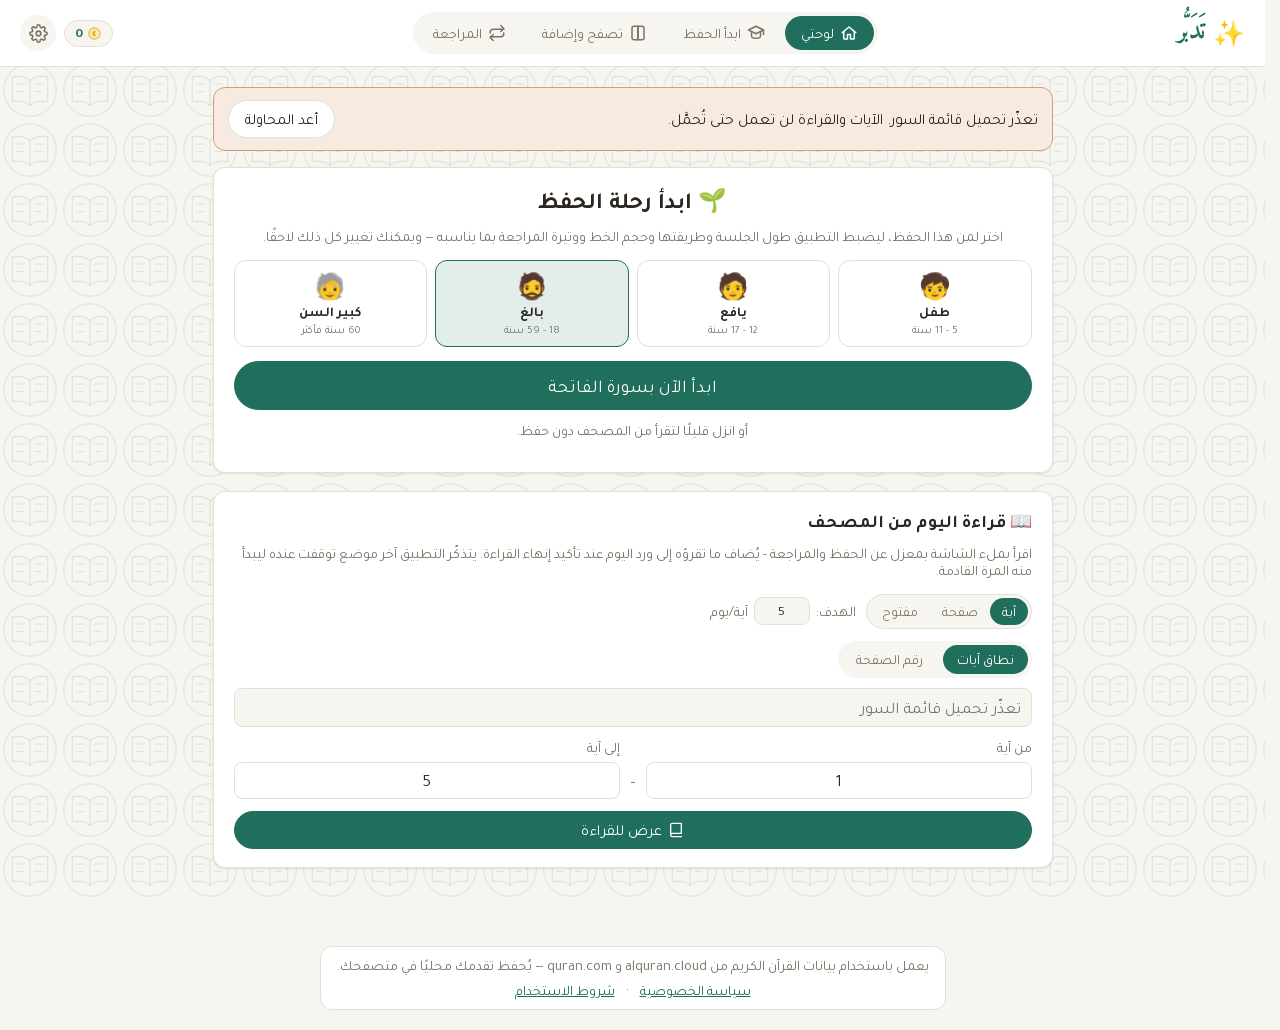
<file: index.html>
<!DOCTYPE html>
<html lang="ar" dir="rtl">
<head>
<meta charset="UTF-8">
<!-- maximum-scale/user-scalable: no pinch-zoom. The app has its own text-size
     setting (صغير…كبير جدًا) which resizes everything together, so zooming is
     the wrong tool here - it only ever left the page half off the screen. -->
<meta name="viewport" content="width=device-width, initial-scale=1.0, maximum-scale=1.0, user-scalable=no, viewport-fit=cover, interactive-widget=resizes-content">
<title>تدبر - تطبيق حفظ القرآن الكريم بذكاء</title>
<meta name="description" content="احفظ القرآن الكريم بالتكرار المتباعد، الاختيار من متعدد، الكتابة، والاختبار الصوتي.">
<meta name="theme-color" content="#1f6f5c">
<!-- Root-relative, every one of them: a route like /learn/settings would
     otherwise have the browser look for /learn/css/style.css. -->
<link rel="manifest" href="/manifest.json">
<link rel="icon" href="/icons/favicon-32.png">
<link rel="apple-touch-icon" href="/icons/apple-touch-icon.png">
<meta name="apple-mobile-web-app-capable" content="yes">
<meta name="apple-mobile-web-app-status-bar-style" content="black-translucent">
<meta name="apple-mobile-web-app-title" content="تدبر">
<link rel="preconnect" href="https://fonts.googleapis.com">
<!-- The ayah fonts come from Google. The interface font, Tajawal, is served
     from here (see the top of css/style.css): its metrics had to be corrected
     to centre it, and that can only be said in our own @font-face. The two
     subsets every screen draws with are fetched ahead of the stylesheet. -->
<link rel="preload" href="fonts/tajawal-400-arabic.woff2" as="font" type="font/woff2" crossorigin>
<link rel="preload" href="fonts/tajawal-700-arabic.woff2" as="font" type="font/woff2" crossorigin>
<link href="https://fonts.googleapis.com/css2?family=Amiri:wght@400;700&family=Scheherazade+New:wght@400;700&family=Lateef:wght@400;700&family=Aref+Ruqaa:wght@400;700&family=Reem+Kufi:wght@400;700&display=swap" rel="stylesheet">
<link rel="stylesheet" href="/css/style.css">
<script>
// Which tab is open is decided HERE, before anything is painted. The app's
// own script runs at the end of a long file, so restoring the tab there
// meant the dashboard was on screen for a frame or two first - the flash of
// the wrong page on every refresh. Nothing paints before the head is
// processed, so stamping the route on <html> (css/style.css shows the panel
// that matches) is the only place it can be done without one. The attribute
// is data-route, not data-tab: the app binds a tab switch to every
// [data-tab] element, and <html> would then be one of them.
(function () {
  var TABS = ["dashboard", "learn", "browse", "review"];
  var tab = "dashboard", overlays = [];
  location.pathname.split("/").forEach(function (seg) {
    if (TABS.indexOf(seg) > -1) tab = seg;
    else if (seg === "settings" || seg === "mushaf") overlays.push(seg);
  });
  var legacy = (location.hash || "").replace(/^#\/?/, "");   // #learn, from before these were paths
  if (tab === "dashboard" && TABS.indexOf(legacy) > -1) tab = legacy;
  document.documentElement.setAttribute("data-route", tab);
  // The settings sheet is markup, so it can be open in the first frame too.
  // The reader draws from stored state the app has not read yet, so it opens
  // a moment later rather than as an empty page.
  if (overlays.length) document.documentElement.setAttribute("data-overlay", overlays.join(" "));

  // Same reason, for the same frame: the dashboard's markup carries every
  // card, and a first-run visitor would see all of them flash by before
  // renderDashboard folded them away. Reading the saved ayahs here decides
  // it before the first paint. Defensive throughout - a corrupt or missing
  // store just means the full dashboard, which is the safe way to be wrong.
  var firstRun = false;
  try {
    var raw = localStorage.getItem("tadabbur_state_v1");
    var parsed = raw ? JSON.parse(raw) : null;
    firstRun = !parsed || !parsed.ayahs || Object.keys(parsed.ayahs).length === 0;
  } catch (e) { firstRun = false; }
  document.documentElement.setAttribute("data-first-run", firstRun ? "true" : "false");

  // Last line of defence. app.js sets __tadabburBooted at the very end of
  // itself; if that never happens the app is half-built - which is what a
  // stale half of the shell used to produce: controls present, tappable and
  // completely blank. Rather than leave someone to work out that they have
  // to kill the app from the task switcher, put a fresh shell in place of the
  // cached one and reload once. Once: the sessionStorage mark makes a boot
  // loop impossible, and it is cleared the moment a boot succeeds.
  //
  // REPLACED, not deleted. Emptying the cache and trusting the reload to
  // refill it works right up until the reload has no network - and then the
  // worker has nothing to serve and every attempt after it is the browser's
  // own "this site can't be reached". A phone on a dead data connection
  // still reports navigator.onLine as true, so only a complete set of fresh
  // files is allowed to replace what is there.
  var HEAL = "tadabbur_selfheal";
  var SHELL_FILES = ["/", "/index.html", "/css/style.css", "/js/app.js"];
  setTimeout(function () {
    if (window.__tadabburBooted) {
      try { sessionStorage.removeItem(HEAL); } catch (e) {}
      return;
    }
    try { if (sessionStorage.getItem(HEAL)) return; sessionStorage.setItem(HEAL, "1"); } catch (e) { return; }
    var done = function () { location.reload(); };
    try {
      if (!window.caches) { done(); return; }
      Promise.all(SHELL_FILES.map(function (u) {
        // ?shell-refresh makes the worker stand aside, so a copy that cannot
        // be fetched is a failure rather than the cached one handed back.
        return fetch(u + (u.indexOf("?") >= 0 ? "&" : "?") + "shell-refresh=" + Date.now(), { cache: "reload" })
          .then(function (r) { return r && r.ok ? r : null; }, function () { return null; });
      })).then(function (fresh) {
        if (fresh.some(function (r) { return !r; })) return null;   // keep the old shell
        return caches.keys().then(function (ks) {
          var name = ks.filter(function (k) { return k.indexOf("tadabbur-shell") === 0; })[0];
          if (!name) return null;
          return caches.open(name).then(function (c) {
            return Promise.all(SHELL_FILES.map(function (u, i) { return c.put(u, fresh[i]); }));
          });
        });
      }).then(done, done);
    } catch (e) { done(); }
  }, 8000);
})();
</script>
</head>
<body>

<canvas id="confetti-canvas"></canvas>
<div id="toast-container" class="toast-container" aria-live="polite"></div>

<header class="app-header">
  <div class="brand">
    <span class="brand-icon">✨</span>
    <h1>تَدَبُّر</h1>
  </div>
  <nav class="tabs" role="tablist">
    <button class="tab-btn" data-tab="dashboard">
      <span class="tab-icon"><svg viewBox="0 0 24 24" fill="none" stroke="currentColor" stroke-width="2" stroke-linecap="round" stroke-linejoin="round"><path d="M3 11.5 12 4l9 7.5"/><path d="M5 10v9a1 1 0 0 0 1 1h4v-6h4v6h4a1 1 0 0 0 1-1v-9"/></svg></span>
      <span class="tab-label">لوحتي</span>
    </button>
    <button class="tab-btn" data-tab="learn">
      <span class="tab-icon"><svg viewBox="0 0 24 24" fill="none" stroke="currentColor" stroke-width="2" stroke-linecap="round" stroke-linejoin="round"><path d="M12 3 2 8l10 5 10-5-10-5Z"/><path d="M6 10.5V16c0 1.6 2.7 3 6 3s6-1.4 6-3v-5.5"/><path d="M22 8v6"/></svg></span>
      <span class="tab-label">ابدأ الحفظ</span>
    </button>
    <button class="tab-btn" data-tab="browse">
      <span class="tab-icon"><svg viewBox="0 0 24 24" fill="none" stroke="currentColor" stroke-width="2" stroke-linecap="round" stroke-linejoin="round"><path d="M4 5.5A2.5 2.5 0 0 1 6.5 3H12v18H6.5A2.5 2.5 0 0 1 4 18.5v-13Z"/><path d="M20 5.5A2.5 2.5 0 0 0 17.5 3H12v18h5.5a2.5 2.5 0 0 0 2.5-2.5v-13Z"/></svg></span>
      <span class="tab-label">تصفح وإضافة</span>
    </button>
    <button class="tab-btn" data-tab="review">
      <span class="tab-icon"><svg viewBox="0 0 24 24" fill="none" stroke="currentColor" stroke-width="2" stroke-linecap="round" stroke-linejoin="round"><path d="M17 2 21 6l-4 4"/><path d="M3 12v-1a4 4 0 0 1 4-4h14"/><path d="M7 22 3 18l4-4"/><path d="M21 12v1a4 4 0 0 1-4 4H3"/></svg><span class="tab-badge hidden" id="review-tab-badge">0</span></span>
      <span class="tab-label">المراجعة</span>
    </button>
  </nav>
  <div class="header-left">
    <span id="header-points-badge" class="header-points-badge" title="نقاطك"><span class="coin-icon" id="header-coin-icon"></span><span id="header-points-value">0</span></span>
    <button id="btn-settings" class="icon-only-btn" title="الإعدادات" aria-label="الإعدادات">
      <svg viewBox="0 0 24 24" fill="none" stroke="currentColor" stroke-width="2" stroke-linecap="round" stroke-linejoin="round"><circle cx="12" cy="12" r="3"/><path d="M19.4 15a1.65 1.65 0 0 0 .33 1.82l.06.06a2 2 0 1 1-2.83 2.83l-.06-.06a1.65 1.65 0 0 0-1.82-.33 1.65 1.65 0 0 0-1 1.51V21a2 2 0 0 1-4 0v-.09A1.65 1.65 0 0 0 9 19.4a1.65 1.65 0 0 0-1.82.33l-.06.06a2 2 0 1 1-2.83-2.83l.06-.06a1.65 1.65 0 0 0 .33-1.82 1.65 1.65 0 0 0-1.51-1H3a2 2 0 0 1 0-4h.09A1.65 1.65 0 0 0 4.6 9a1.65 1.65 0 0 0-.33-1.82l-.06-.06a2 2 0 1 1 2.83-2.83l.06.06a1.65 1.65 0 0 0 1.82.33H9a1.65 1.65 0 0 0 1-1.51V3a2 2 0 0 1 4 0v.09a1.65 1.65 0 0 0 1 1.51 1.65 1.65 0 0 0 1.82-.33l.06-.06a2 2 0 1 1 2.83 2.83l-.06.06a1.65 1.65 0 0 0-.33 1.82V9a1.65 1.65 0 0 0 1.51 1H21a2 2 0 0 1 0 4h-.09a1.65 1.65 0 0 0-1.51 1Z"/></svg>
    </button>
  </div>
</header>

<!-- Says the connection is gone before a blank ayah does. What is already on
     the device keeps working, which is the part worth saying out loud. -->
<div id="offline-bar" class="offline-bar hidden" role="status">
  <span class="offline-bar-mark" aria-hidden="true">⌁</span>
  <span>لا يوجد اتصال — ما حُفظ على جهازك يعمل كما هو، وما يحتاج الشبكة ينتظر عودتها.</span>
</div>

<!-- Same gear, pinned in place once the header scrolls away (and while the
     fullscreen reader is open) - see updateSettingsFab in app.js -->
<button id="btn-settings-floating" class="icon-only-btn settings-fab" title="الإعدادات" aria-label="الإعدادات">
  <svg viewBox="0 0 24 24" fill="none" stroke="currentColor" stroke-width="2" stroke-linecap="round" stroke-linejoin="round"><circle cx="12" cy="12" r="3"/><path d="M19.4 15a1.65 1.65 0 0 0 .33 1.82l.06.06a2 2 0 1 1-2.83 2.83l-.06-.06a1.65 1.65 0 0 0-1.82-.33 1.65 1.65 0 0 0-1 1.51V21a2 2 0 0 1-4 0v-.09A1.65 1.65 0 0 0 9 19.4a1.65 1.65 0 0 0-1.82.33l-.06.06a2 2 0 1 1-2.83-2.83l.06-.06a1.65 1.65 0 0 0 .33-1.82 1.65 1.65 0 0 0-1.51-1H3a2 2 0 0 1 0-4h.09A1.65 1.65 0 0 0 4.6 9a1.65 1.65 0 0 0-.33-1.82l-.06-.06a2 2 0 1 1 2.83-2.83l.06.06a1.65 1.65 0 0 0 1.82.33H9a1.65 1.65 0 0 0 1-1.51V3a2 2 0 0 1 4 0v.09a1.65 1.65 0 0 0 1 1.51 1.65 1.65 0 0 0 1.82-.33l.06-.06a2 2 0 1 1 2.83 2.83l-.06.06a1.65 1.65 0 0 0-.33 1.82V9a1.65 1.65 0 0 0 1.51 1H21a2 2 0 0 1 0 4h-.09a1.65 1.65 0 0 0-1.51 1Z"/></svg>
</button>

<!-- SETTINGS PANEL -->
<div id="settings-overlay" class="settings-overlay modal-closed">
  <div class="settings-panel">
    <div class="settings-header">
      <h2>⚙️ الإعدادات</h2>
      <button id="btn-settings-close" class="icon-only-btn" aria-label="إغلاق">✕</button>
    </div>
    <div class="points-display-row">
      <span class="points-display-label" id="points-display-label">نقاطك</span>
      <span class="points-display-value">
        <span class="coin-icon" id="settings-coin-icon"></span>
        <strong id="points-display">0</strong>
      </span>
    </div>
    <p class="muted points-note hidden" id="points-note"></p>
    <p class="settings-section-note"><span class="coin-icon coin-sm"></span> زينة مصحفك — اختيارية بالكامل، ولا تفتح شيئًا في الحفظ أو المراجعة.</p>

    <!-- Every group is a closed accordion: the sheet opens as a short list of
         headings, each already saying what is chosen inside it, and only the
         one being changed unfolds (name= makes them mutually exclusive where
         the browser supports it). -->
    <details class="settings-group" name="settings-accordion">
      <summary class="settings-group-summary">
        <span class="settings-group-title">🎧 القارئ</span>
        <span class="settings-group-value" id="group-reciter-value"></span>
      </summary>
      <div class="settings-group-body">
        <div class="settings-field">
          <div id="reciter-grid" class="swatch-grid"></div>
        </div>
      </div>
    </details>

    <details class="settings-group" name="settings-accordion">
      <summary class="settings-group-summary">
        <span class="settings-group-title">🎨 المظهر</span>
        <span class="settings-group-value" id="group-theme-value"></span>
      </summary>
      <div class="settings-group-body">
        <div class="settings-field">
          <div id="theme-grid" class="swatch-grid"></div>
        </div>
        <label class="settings-field">
          الوضع الفاتح والداكن
          <select id="color-scheme-select">
            <option value="system">حسب إعداد الهاتف</option>
            <option value="light">فاتح دائمًا</option>
            <option value="dark">داكن دائمًا</option>
          </select>
          <p class="muted">يخصّ مظهر «أخضر هادئ» فقط؛ بقية المظاهر ألوانها ثابتة كما اخترتها.</p>
        </label>
      </div>
    </details>

    <details class="settings-group" name="settings-accordion">
      <summary class="settings-group-summary">
        <span class="settings-group-title">✒️ خط الآيات</span>
        <span class="settings-group-value" id="group-font-value"></span>
      </summary>
      <div class="settings-group-body">
        <div class="settings-field">
          <div id="font-grid" class="swatch-grid"></div>
        </div>
        <label class="settings-field">
          حجم نص الآيات
          <select id="font-size-select">
            <option value="small">صغير</option>
            <option value="medium">متوسط</option>
            <option value="large">كبير</option>
            <option value="xlarge">كبير جدًا</option>
          </select>
        </label>
        <label class="settings-field">
          شكل الأرقام
          <select id="numerals-select">
            <option value="western">123 — أرقام عادية</option>
            <option value="arabic">١٢٣ — أرقام عربية مشرقية</option>
          </select>
          <p class="muted">يشمل كل رقم في التطبيق: أرقام الآيات، والإحصاءات، والتواريخ، وعدّاد الجولات.</p>
        </label>
      </div>
    </details>

    <details class="settings-group" name="settings-accordion">
      <summary class="settings-group-summary">
        <span class="settings-group-title">🖼️ خلفية التطبيق</span>
        <span class="settings-group-value" id="group-background-value"></span>
      </summary>
      <div class="settings-group-body">
        <div class="settings-field">
          <div id="background-grid" class="swatch-grid"></div>
        </div>
      </div>
    </details>

    <details class="settings-group" name="settings-accordion">
      <summary class="settings-group-summary">
        <span class="settings-group-title">👤 لمن الحفظ؟</span>
        <span class="settings-group-value" id="group-age-value"></span>
      </summary>
      <div class="settings-group-body">
        <div class="settings-field">
          <div class="age-mode-grid" id="settings-age-grid"></div>
          <p class="muted" id="age-mode-note"></p>
        </div>
      </div>
    </details>

    <details class="settings-group" name="settings-accordion">
      <summary class="settings-group-summary">
        <span class="settings-group-title">🧠 الحفظ والمراجعة</span>
        <span class="settings-group-value" id="group-drill-value"></span>
      </summary>
      <div class="settings-group-body">
        <label class="settings-field settings-toggle">
          <span>
            تنويع طريقة الاختبار تلقائيًا
            <small class="muted">تعرُّف ← تذكُّر ← كتابة عبر جولات الآية الثلاث، بدل تكرار الطريقة نفسها.</small>
          </span>
          <input type="checkbox" id="auto-vary-modes" checked>
        </label>
        <label class="settings-field">
          سقف المراجعة اليومي
          <select id="review-cap-select">
            <option value="10">10 آيات في اليوم</option>
            <option value="20">20 آية في اليوم</option>
            <option value="30">30 آية في اليوم</option>
            <option value="50">50 آية في اليوم</option>
            <option value="0">بلا سقف</option>
          </select>
          <p class="muted">ما يزيد عن السقف لا يُلغى، بل يُؤجَّل ليأتيك في الأيام التالية حتى لا تتكدّس المراجعات دفعة واحدة.</p>
        </label>
      </div>
    </details>

    <details class="settings-group" name="settings-accordion">
      <summary class="settings-group-summary">
        <span class="settings-group-title">💾 بياناتك</span>
        <span class="settings-group-value" id="backup-group-value">نسخة احتياطية · دون إنترنت</span>
      </summary>
      <div class="settings-group-body">
        <div class="settings-field">
          نسخة احتياطية
          <div class="backup-row">
            <button id="btn-backup-export" class="btn"></button>
            <button id="btn-backup-import" class="btn"></button>
          </div>
          <input type="file" id="backup-file" accept="application/json,.json" class="hidden">
          <p class="muted">حفظك كلّه يعيش في هذا المتصفّح وحده: مسح بيانات الموقع أو تغيير الهاتف يمحوه. الملف يحفظ كل شيء — الآيات وخطتها ومواعيد مراجعتها، والنقاط، والقارئ والمظهر والخط والخلفية وما فتحته منها، وعهد وردك وسجلّ أيامك.</p>
          <p class="muted storage-status" id="storage-status"></p>
          <button id="btn-protect-storage" class="btn hidden">🛡️ احمِ بياناتي من الحذف التلقائي</button>
        </div>

        <div class="settings-field">
          العمل دون إنترنت
          <button id="btn-offline-prefetch" class="btn"></button>
          <p class="muted" id="offline-prefetch-status">حمّل سور خطتك الآن ليعمل الحفظ والمراجعة دون اتصال.</p>
        </div>
      </div>
    </details>
    <div class="settings-field">
      اتصل بنا
      <p class="muted">وجدتَ خللًا، أو عندك اقتراح؟ أخبِرنا.</p>
      <a class="btn contact-link" href="https://hamid-tlailia-portfolio-exyv.vercel.app/#contact"
         target="_blank" rel="noopener noreferrer">✉️ بلّغ عن خطأ أو اقترح</a>
    </div>

    <div class="settings-field settings-legal">
      <button id="btn-privacy" class="link-btn">سياسة الخصوصية</button>
      <button id="btn-terms" class="link-btn">شروط الاستخدام</button>
    </div>
  </div>
</div>

<!-- TASMEE': the phone is handed to a listener, who grades what they hear -->
<div id="tasmee-overlay" class="tasmee-overlay modal-closed">
  <div class="tasmee-header">
    <button id="btn-tasmee-close" class="icon-only-btn" aria-label="إنهاء التسميع">✕</button>
    <span id="tasmee-position">1 / 1</span>
  </div>
  <div class="tasmee-body">
    <p class="tasmee-listener-note">📿 أعطِ الجهاز لمن يسمع لك — النص أمامه، وأنت تسمّع عن ظهر قلب.</p>
    <div class="ayah-ref" id="tasmee-ref"></div>
    <div class="ayah-display tasmee-display">
      <div class="ayah-scroll" id="tasmee-ayah-scroll">
        <p id="tasmee-text" class="ayah-text"></p>
      </div>
    </div>
  </div>
  <div class="tasmee-actions">
    <p class="muted">كيف سمّع؟</p>
    <div class="tasmee-buttons">
      <button class="btn grade-again" id="btn-tasmee-wrong" data-quality="0">أخطأ</button>
      <button class="btn grade-hard" id="btn-tasmee-hesitant" data-quality="3">تردّد</button>
      <button class="btn grade-good" id="btn-tasmee-good" data-quality="5">تامّ</button>
    </div>
  </div>
</div>

<div class="pull-refresh" id="pull-refresh" aria-hidden="true">
  <svg viewBox="0 0 24 24" fill="none" stroke="currentColor" stroke-width="2.2" stroke-linecap="round"><path d="M17 2 21 6l-4 4"/><path d="M3 12v-1a4 4 0 0 1 4-4h14"/><path d="M7 22 3 18l4-4"/><path d="M21 12v1a4 4 0 0 1-4 4H3"/></svg>
</div>

<main id="app">
  <!-- Shown only when a startup load failed: without it the app just looks
       broken, with three unrelated-looking symptoms and no way back. -->
  <div class="connection-banner hidden" id="connection-banner">
    <span id="connection-banner-text"></span>
    <button class="btn" id="btn-connection-retry">أعد المحاولة</button>
  </div>


  <!-- DASHBOARD -->
  <section id="tab-dashboard" class="tab-panel">

    <div class="panel onboarding-panel" id="onboarding-panel">
      <h2>🌱 ابدأ رحلة الحفظ</h2>
      <p class="muted">اختر لمن هذا الحفظ، ليضبط التطبيق طول الجلسة وطريقتها وحجم الخط ووتيرة المراجعة بما يناسبه — ويمكنك تغيير كل ذلك لاحقًا.</p>
      <div class="age-mode-grid" id="onboarding-age-grid"></div>
      <button class="btn primary onboarding-start" data-tab="learn">ابدأ الآن بسورة الفاتحة</button>
      <p class="muted onboarding-alt">أو انزل قليلًا لتقرأ من المصحف دون حفظ.</p>
    </div>


    <div class="challenge-card needs-data" id="challenge-card">
      <div class="challenge-text">
        <h2>⚡ تحدي تعاهد اليوم</h2>
        <p class="muted" id="challenge-desc">اختبر نفسك بآيات عشوائية مما حفظت — «تعاهدوا هذا القرآن فوالذي نفسي بيده لهو أشد تفلتًا من الإبل في عقلها»</p>
      </div>
      <div class="challenge-actions">
        <button id="btn-start-challenge" class="btn accent">⚡ ابدأ التحدي</button>
        <button id="btn-quick-wird" class="btn challenge-secondary">🌙 ورد اليوم</button>
      </div>
    </div>

    <div class="ornament needs-data" aria-hidden="true">۞</div>

    <div class="stats-grid needs-data">
      <div class="stat-card">
        <div class="stat-value" id="stat-due">0</div>
        <div class="stat-label">مستحقة اليوم</div>
        <div class="stat-note hidden" id="stat-due-deferred"></div>
      </div>
      <div class="stat-card">
        <div class="stat-value" id="stat-new">0</div>
        <div class="stat-label">سور قيد الحفظ</div>
      </div>
      <div class="stat-card">
        <div class="stat-value" id="stat-mastered">0</div>
        <div class="stat-label">آيات محفوظة</div>
      </div>
      <div class="stat-card">
        <div class="stat-value" id="stat-streak">0</div>
        <div class="stat-label">🔥 أيام متتالية</div>
        <div class="stat-note" id="stat-week"></div>
      </div>
    </div>

    <p class="balance-note hidden" id="balance-note"></p>

    <div class="share-row needs-data">
      <button class="btn" id="btn-share-progress">🌿 شارك تقدّمي</button>
    </div>

    <div class="panel overall-progress-card needs-data">
      <div class="overall-progress-header">
        <h2>📈 تقدمك في حفظ القرآن</h2>
        <span id="overall-progress-text" class="muted">0 / 6236 (0%)</span>
      </div>
      <div class="progress-bar"><div id="overall-progress-fill" class="progress-fill"></div></div>
      <p id="memorization-since-text" class="muted overall-progress-since"></p>

      <details class="mushaf-map activity-map" id="activity-map">
        <summary class="mushaf-map-summary">🗓️ سجلّ نشاطك</summary>
        <p class="muted" id="activity-summary"></p>
        <div class="activity-calendar" id="activity-calendar"></div>
        <p class="muted activity-caption" id="activity-caption"></p>
        <div class="activity-legend">
          <span>أقل</span>
          <i class="activity-cell l0"></i>
          <i class="activity-cell l1"></i>
          <i class="activity-cell l2"></i>
          <i class="activity-cell l3"></i>
          <i class="activity-cell l4"></i>
          <span>أكثر</span>
        </div>
      </details>

      <details class="mushaf-map" id="mushaf-map">
        <summary class="mushaf-map-summary">🗺️ خريطة الحفظ في المصحف</summary>
        <p class="muted" id="mushaf-map-summary"></p>
        <div class="mushaf-map-grid" id="mushaf-map-grid"></div>
        <div class="mushaf-map-legend">
          <span><i class="map-cell l0"></i> لم تبدأ</span>
          <span><i class="map-cell l1"></i> بدأتها</span>
          <span><i class="map-cell l2"></i> أكثر من نصفها</span>
          <span><i class="map-cell l3"></i> كاملة</span>
        </div>
      </details>
    </div>

    <!-- What is in the plan but not yet memorized: ayahs waiting their turn,
         and ayahs whose owner says they are already known and has still to
         show it. Neither is in the review cycle nor in the count. -->
    <div class="panel pending-card hidden" id="pending-card">
      <h2 id="pending-heading"></h2>
      <p class="muted" id="pending-lead"></p>
      <div id="pending-list" class="pending-list"></div>
    </div>

    <div class="panel needs-data">
      <h2>خطة الحفظ الحالية</h2>
      <p class="muted">مرتبة حسب أقرب موعد مراجعة (التكرار المتباعد الذكي) — اضغط على اسم السورة لعرض آياتها. وما حفظتَه كاملًا يمكن تذهيبه بنقاطك <span class="coin-icon coin-sm"></span></p>
      <div id="plan-list" class="plan-list"></div>
    </div>

    <div class="panel needs-data">
      <h2>التقدم حسب السورة</h2>
      <div id="surah-progress" class="surah-progress-list"></div>
    </div>

    <div class="panel wird-card needs-data">
      <div class="wird-header">
        <div>
          <h2>🌙 ورد اليوم</h2>
          <p id="wird-today-date" class="muted"></p>
        </div>
      </div>
      <div class="wird-progress">
        <div class="wird-ring" id="wird-ring">
          <span id="wird-count-text">0/5</span>
        </div>
        <div class="wird-week" id="wird-week"></div>
      </div>
    </div>

    <div class="panel wird-plan-card needs-data" id="wird-plan-card">
      <h2 id="wird-plan-heading">🤝 عهد الورد</h2>

      <div id="wird-plan-view" class="hidden">
        <p class="wird-plan-sentence" id="wird-plan-sentence"></p>
        <p class="muted" id="wird-plan-status"></p>
        <p class="wird-plan-next hidden" id="wird-plan-next"></p>
        <label class="wird-notify-row" id="wird-notify-row">
          <input type="checkbox" id="wird-notify-toggle">
          <span>🔔 ذكّرني على هذا الجهاز</span>
        </label>
        <p class="muted wird-notify-note" id="wird-notify-note"></p>
        <!-- The calendar entry belongs with the bell, not with the day's
             actions: both are reminder plumbing, set up once and never
             touched again, while ابدأ الآن is what you press every day. -->
        <button id="btn-wird-plan-ics" class="link-btn wird-ics-link">📅 أضِفه إلى تقويم جوالك</button>
        <div class="wird-plan-actions">
          <button id="btn-wird-plan-start" class="btn primary">ابدأ الآن</button>
          <button id="btn-wird-plan-edit" class="btn">تعديل العهد</button>
        </div>
      </div>

      <details class="wird-plan-details" id="wird-plan-details">
        <summary class="mushaf-map-summary wird-plan-open">حدِّد موعدًا ثابتًا لوردك</summary>
        <div id="wird-plan-form">
        <p class="muted">حدِّد <strong>متى</strong> و<strong>أين</strong> مرة واحدة. النية المعلّقة ("سأحفظ يومًا ما") تتبخّر، أما ربط الورد بموعد ومكان معلومين فهو أقوى ما يحوّله إلى عادة.</p>
        <div class="wird-plan-field">
          <span class="wird-plan-label">متى؟</span>
          <div class="wird-plan-anchors" id="wird-plan-anchors"></div>
        </div>
        <label class="wird-plan-field">
          <span class="wird-plan-label">في أي ساعة تقريبًا؟</span>
          <input type="time" id="wird-plan-time" value="05:30">
        </label>
        <label class="wird-plan-field">
          <span class="wird-plan-label">أين؟</span>
          <input type="text" id="wird-plan-place" maxlength="40" placeholder="مثلاً: في غرفتي">
        </label>
        <div class="wird-plan-actions">
          <button id="btn-wird-plan-save" class="btn primary">أثبِت عهدي</button>
          <button id="btn-wird-plan-cancel" class="btn hidden">إلغاء</button>
        </div>
      </div>
      </details>
    </div>

    <div class="panel meaning-day-card hidden" id="meaning-day-card">
      <h2>💡 معنى تعلّمته اليوم</h2>
      <p class="meaning-day-word" id="meaning-day-word"></p>
      <p class="meaning-day-meaning" id="meaning-day-meaning"></p>
      <p class="muted" id="meaning-day-ref"></p>
    </div>

    <div class="panel mushaf-card">
      <h2>📖 قراءة اليوم من المصحف</h2>
      <p class="muted">اقرأ بملء الشاشة بمعزل عن الحفظ والمراجعة - يُضاف ما تقرؤه إلى ورد اليوم عند تأكيد إنهاء القراءة. يتذكّر التطبيق آخر موضع توقفت عنده ليبدأ منه المرة القادمة.</p>

      <!-- The daily target lives here, beside the reading it measures, rather
           than up in the wird card: setting it meant scrolling up, and
           checking what you had set meant scrolling up again. -->
      <div class="wird-target-control">
        <div class="wird-type-toggle">
          <button type="button" class="wird-type-btn" data-type="ayahs">آية</button>
          <button type="button" class="wird-type-btn" data-type="pages">صفحة</button>
          <button type="button" class="wird-type-btn" data-type="open">مفتوح</button>
        </div>
        <label id="wird-target-field">
          الهدف:
          <input type="number" id="wird-target-input" min="1" max="604" value="5">
          <span id="wird-target-unit">آية/يوم</span>
        </label>
        <p class="muted wird-open-note hidden" id="wird-open-note">بلا عدد مطلوب — اقرأ وقلّب الصفحات كما تشاء، وتوقّف حيث شئت، ويُحسب لك اليوم بمجرّد أن تقرأ.</p>
      </div>

      <div class="mushaf-mode-toggle">
        <button type="button" class="mushaf-mode-btn active" data-mushaf-mode="range">نطاق آيات</button>
        <button type="button" class="mushaf-mode-btn" data-mushaf-mode="page">رقم الصفحة</button>
      </div>

      <div id="mushaf-range-controls" class="mushaf-controls">
        <div class="combo" id="mushaf-surah-combo">
          <input type="text" id="mushaf-surah-combo-input" placeholder="ابحث عن سورة..." autocomplete="off">
          <div class="combo-list hidden" id="mushaf-surah-combo-list"></div>
        </div>
        <div class="range-inputs">
          <label>
            من آية
            <input type="number" id="mushaf-from" min="1" value="1">
          </label>
          <span class="range-dash">–</span>
          <label>
            إلى آية
            <input type="number" id="mushaf-to" min="1" value="5">
          </label>
        </div>
      </div>

      <div id="mushaf-page-controls" class="mushaf-controls hidden">
        <label class="mushaf-page-field">
          رقم الصفحة (١-٦٠٤)
          <input type="number" id="mushaf-page-input" min="1" max="604" placeholder="مثال: 262">
        </label>
      </div>

      <button id="btn-mushaf-load" class="btn primary mushaf-load-btn"></button>
    </div>

  </section>

  <!-- LEARN (guided sequential memorization) -->
  <section id="tab-learn" class="tab-panel">

    <!-- The end of the whole thing. It gets a screen of its own rather than
         a changed heading over a drill that has nothing left to drill. -->
    <div class="panel khatm-panel hidden" id="khatm-panel">
      <div class="khatm-mark" aria-hidden="true">۞</div>
      <h2>تمَّ بحمد الله</h2>
      <p class="khatm-lead">أتممتَ حفظ القرآن الكريم كاملًا — ٦٢٣٦ آية.</p>
      <p class="khatm-since muted" id="khatm-since"></p>
      <p class="khatm-hadith">«خيرُكم من تعلَّم القرآن وعلَّمه»</p>
      <p class="muted">الحفظ انتهى، والتعاهد لا ينتهي: «تعاهدوا هذا القرآن، فوالذي نفسي بيده لهو أشدُّ تفلُّتًا من الإبل في عُقُلها».</p>
      <div class="khatm-actions">
        <button class="btn primary" data-tab="review">تعاهد ما حفظت</button>
        <button class="btn" id="btn-khatm-read">📖 اقرأ من المصحف</button>
        <button class="btn" id="btn-khatm-share">🌿 شارك تمامك</button>
      </div>
    </div>
    <!-- Shown only while the tab is on a detour: says where the sequence is
         being held, and gives it back in one tap. -->
    <div class="detour-banner hidden" id="learn-detour">
      <span class="detour-mark" aria-hidden="true">↩</span>
      <span class="detour-text" id="learn-detour-text"></span>
      <button class="btn" id="btn-learn-detour-end">عُد إلى تسلسلك</button>
    </div>
    <div class="panel learn-panel">
      <div class="learn-header">
        <div>
          <h2 id="learn-ref">سورة الفاتحة - الآية 1</h2>
          <p class="muted" id="learn-round-info">الجولة 1 من 3</p>
          <p class="surah-info-caption" id="learn-surah-info"></p>
        </div>
        <div class="round-dots" id="round-dots">
          <span class="dot"></span><span class="dot"></span><span class="dot"></span>
        </div>
      </div>

      <div class="balance-banner hidden" id="learn-balance-banner">
        <p id="learn-balance-text"></p>
        <div class="balance-banner-actions">
          <button class="btn primary" id="btn-balance-review">راجع الآن</button>
          <button class="btn" id="btn-balance-dismiss">أكمل الحفظ</button>
        </div>
      </div>

      <div class="mode-switch" role="tablist">
        <button class="mode-btn" data-mode="partial" id="mode-btn-partial"></button>
        <button class="mode-btn active" data-mode="mcq" id="mode-btn-mcq"></button>
        <button class="mode-btn" data-mode="type" id="mode-btn-type"></button>
        <button class="mode-btn hidden" data-mode="voice" id="mode-btn-voice"></button>
      </div>

      <div class="ayah-display learn-ayah-display">
        <button id="btn-learn-tafsir" class="ayah-side-btn" title="التفسير ومعاني الكلمات" aria-label="التفسير ومعاني الكلمات"></button>
        <div class="ayah-scroll" id="learn-ayah-scroll">
          <p id="learn-text" class="ayah-text"></p>
        </div>
        <div class="ayah-word-progress" id="learn-word-progress" aria-hidden="true"><span></span></div>
      </div>

      <div class="answer-area" id="mcq-area">
        <p class="answer-hint">اختر الكلمة التالية</p>
        <div id="mcq-options" class="mcq-options"></div>
      </div>

      <div class="answer-area hidden" id="type-area">
        <p class="answer-hint">اكتب الكلمة التالية</p>
        <div id="type-answer" class="type-answer">
          <input type="text" id="type-input" placeholder="اكتب الكلمة الناقصة هنا..." autocomplete="off" autocorrect="off" spellcheck="false">
          <button id="btn-type-submit" class="btn primary">تحقق ✓</button>
        </div>
      </div>

      <div class="answer-area hidden" id="voice-area">
        <p class="answer-hint">سمّع الآية كاملة من حفظك</p>
        <div class="voice-round-actions">
          <button id="btn-voice-round-start" class="btn primary"></button>
        </div>
        <p class="muted voice-round-note">الآية مخفية بالكامل — استرجعها في نفسك ثم اقرأها بصوتك.</p>
      </div>

      <div class="answer-area hidden" id="partial-area">
        <div id="learn-partial-controls" class="mode-controls">
          <button id="btn-learn-mask-more" class="btn"></button>
        </div>
        <p class="muted" id="learn-partial-hint">استرجع الكلمات المخفية في نفسك، ثم اضغط على كل واحدة لكشفها.</p>
        <div id="learn-partial-actions" class="reveal-controls hidden">
          <p class="muted">كيف كان استرجاعك؟</p>
          <div class="partial-round-buttons">
            <button id="btn-learn-partial-wrong" class="btn grade-again"></button>
            <button id="btn-learn-partial-correct" class="btn grade-good"></button>
          </div>
        </div>
      </div>

      <div class="audio-controls" id="learn-audio-controls">
        <button id="learn-audio-controls-playpause" class="audio-btn" aria-label="تشغيل الآية"></button>
        <button id="learn-audio-controls-stop" class="audio-btn" aria-label="إيقاف"></button>
        <button id="learn-audio-controls-repeat" class="audio-btn" aria-label="تكرار"></button>
      </div>

      <div class="learn-controls">
        <button id="btn-learn-similar" class="btn btn-similar hidden"></button>
      </div>


      <audio id="learn-audio"></audio>
    </div>
  </section>

  <!-- BROWSE / ADD -->
  <section id="tab-browse" class="tab-panel">
    <div class="panel browse-add-panel">
      <h2>إضافة آيات إلى خطتك</h2>
      <p class="muted">أضف ما شئت من الآيات — من أي سورة، وبأي ترتيب، وبلا مقابل.</p>

      <!-- قبل الإضافة: أهي محفوظة أصلا أم ستُحفظ؟ الفرق ليس تسمية: ما يُضاف
           للمراجعة يُحتسب محفوظا من فوره، وما يُضاف للحفظ يمرّ بجولاته. -->
      <div class="add-intent">
        <p class="add-intent-q">هذه الآيات:</p>
        <div class="add-intent-toggle">
          <button type="button" class="add-intent-btn" data-intent="learn">سأحفظها</button>
          <button type="button" class="add-intent-btn" data-intent="review">أحفظها بالفعل</button>
        </div>
        <p class="muted add-intent-note" id="add-intent-note"></p>
      </div>

      <div class="browse-add-section">
        <p class="browse-add-section-title">تصفح حسب السورة والنطاق</p>
        <div class="add-form">
          <div class="combo" id="surah-combo">
            <label for="surah-combo-input">السورة</label>
            <input type="text" id="surah-combo-input" placeholder="ابحث عن سورة بالاسم أو الرقم..." autocomplete="off">
            <div class="combo-list hidden" id="surah-combo-list"></div>
          </div>
          <div class="range-inputs">
            <label>
              من آية
              <input type="number" id="ayah-from" min="1" value="1">
            </label>
            <span class="range-dash">–</span>
            <label>
              إلى آية
              <input type="number" id="ayah-to" min="1" value="1">
            </label>
          </div>
        </div>
        <button id="btn-add-range" class="btn primary browse-add-range-btn">إضافة النطاق إلى الخطة</button>
        <p class="muted" id="surah-meta-info"></p>
      </div>

      <div class="browse-add-divider"><span>أو</span></div>

      <div class="browse-add-section">
        <p class="browse-add-section-title">ابحث عن آية</p>
        <label class="search-field">
          <span class="search-field-icon" id="ayah-search-icon"></span>
          <input type="text" id="ayah-search" placeholder="مثال: 255 أو الرحمن">
        </label>
      </div>
    </div>

    <div class="panel">
      <h2 id="browse-surah-title">معاينة الآيات</h2>
      <p class="surah-info-caption" id="browse-surah-info"></p>

      <div id="browse-results-range">
        <details id="browse-range-details" class="plan-surah-group">
          <summary id="browse-range-summary" class="plan-surah-summary browse-range-summary"></summary>
          <div id="browse-ayahs-range" class="ayah-browse-list plan-surah-items"></div>
        </details>
      </div>

      <div id="browse-results-search" class="hidden">
        <p class="muted" id="browse-search-hint"></p>
        <div id="browse-ayahs-search" class="ayah-browse-list"></div>
      </div>
    </div>
  </section>

  <!-- REVIEW SESSION -->
  <section id="tab-review" class="tab-panel">
    <div class="panel" id="review-panel">
      <div id="challenge-banner" class="challenge-banner hidden">⚡ تحدي تعاهد اليوم: الكلمات الناقصة، وما قبل الآية وما بعدها.</div>

      <div class="tasmee-entry hidden" id="tasmee-entry">
        <button class="btn" id="btn-open-tasmee">📿 سمّع لشخص أمامك</button>
      </div>

      <!-- Reciting onto a blank page: the ayah numbers are there and the
           space between them is the ayah's own, and the words appear as they
           are said. Free of the schedule entirely - it moves no due date. -->
      <div class="tasmee-entry hidden" id="recite-entry">
        <button class="btn recite-cta" id="btn-open-recite"></button>
        <p class="muted">صفحةٌ فارغة بأرقام آياتها — تقرأ من حفظك فتُكتب الآية بالرسم العثماني كلمةً كلمة. لا تُقدّم موعدًا ولا تؤخّره.</p>
      </div>

      <div class="tasmee-entry hidden" id="seam-entry">
        <button class="btn" id="btn-open-seam"></button>
        <p class="muted">تعرف كل آية وحدها، وتتوقّف عند الانتقال؟ هذا تمرين المفاصل وحدها.</p>
      </div>

      <div id="review-surah-list" class="review-surah-list hidden">
        <h2>السور المستحقة اليوم</h2>
        <p class="muted">تُراجَع سورةً بعد سورة، وآياتُ كل سورة بترتيبها — فما يتلو بعضه بعضًا يُراجَع معًا.</p>
        <div id="review-surah-cards"></div>
      </div>

      <div id="review-empty" class="empty-state">
        <p>🎉 لا توجد آيات تحتاج مراجعة الآن.</p>
        <p class="muted">أضف آيات جديدة من تبويب "ابدأ الحفظ" أو عد لاحقًا حين يحين موعد المراجعة.</p>
      </div>

      <div id="review-session" class="review-session hidden">
        <div class="review-surah-banner" id="review-surah-banner"></div>

        <div class="review-progress">
          <span id="review-position">1 / 1</span>
          <div class="progress-bar"><div id="review-progress-fill" class="progress-fill"></div></div>
        </div>

        <div class="ayah-ref" id="review-ref"></div>

        <div class="ayah-display" id="review-text-container">
          <button id="btn-review-tafsir" class="ayah-side-btn" title="التفسير ومعاني الكلمات" aria-label="التفسير ومعاني الكلمات"></button>
          <div class="ayah-scroll" id="review-ayah-scroll">
            <p id="review-text" class="ayah-text"></p>
          </div>
          <div class="listen-veil hidden" id="listen-veil">
            <p class="listen-veil-lead" id="listen-lead">استمع لأول الآية، ثم أكملها من حفظك.</p>
            <!-- Two ways to carry on from where the reciter stopped. They
                 only appear once he has actually stopped: before that the
                 only thing to do is listen. -->
            <div class="listen-finish hidden" id="listen-finish">
              <button class="btn primary" id="btn-listen-say">🎤 أكملها تسميعًا</button>
              <button class="btn primary" id="btn-listen-write">✍️ أكملها كتابةً</button>
            </div>
            <div class="listen-write-row hidden" id="listen-write-row">
              <!-- A textarea, not a one-line input: the rest of an ayah is a
                   run of words, and watching them scroll sideways out of a
                   single line makes it impossible to check what you wrote.
                   It grows with the text instead (see growListenWriteBox). -->
              <textarea id="listen-write-input" rows="1" autocomplete="off" autocapitalize="off"
                        spellcheck="false" placeholder="اكتب بقية الآية…"></textarea>
              <button class="btn primary" id="btn-listen-write-submit">تحقّق</button>
            </div>
            <div class="listen-actions">
              <button class="btn" id="btn-listen-continue">▶ اسمع البقية</button>
              <button class="btn" id="btn-listen-again">أعد من أولها</button>
              <button class="btn" id="btn-listen-reveal">👁 أظهر النص</button>
            </div>
          </div>
        </div>

        <div class="answer-area" id="review-answer-area">
          <div id="grade-controls" class="grade-controls hidden">
            <p class="muted">قيّم مدى تذكرك لهذه الآية:</p>
            <p class="grade-suggestion hidden" id="grade-suggestion"></p>
            <div class="grade-buttons">
              <button class="btn grade-again" data-quality="0">لم أتذكر</button>
              <button class="btn grade-hard" data-quality="3">صعبة</button>
              <button class="btn grade-good" data-quality="4">جيدة</button>
              <button class="btn grade-easy" data-quality="5">سهلة</button>
            </div>
          </div>

          <!-- Sometimes the review asks about the join before it asks about
               the ayah: what ended the one before, what opens the one after,
               or both. Answered first, then the ayah itself as usual. -->
          <div id="review-neighbour" class="review-choice hidden">
            <p class="review-choice-lead" id="review-neighbour-lead"></p>
            <div id="review-neighbour-options" class="mcq-options"></div>
          </div>

          <div id="review-choice" class="review-choice hidden">
            <p class="review-choice-lead">ما الكلمة المخفية؟</p>
            <div id="review-choice-options" class="mcq-options"></div>
          </div>

          <p class="muted" id="review-reveal-hint">اضغط على كل كلمة مخفية واختر الصحيحة من الخيارات.</p>
        </div>

        <audio id="review-audio"></audio>

        <div class="audio-controls" id="review-audio-controls">
          <button id="review-audio-controls-playpause" class="audio-btn" aria-label="تشغيل الآية"></button>
          <button id="review-audio-controls-stop" class="audio-btn" aria-label="إيقاف"></button>
          <button id="review-audio-controls-repeat" class="audio-btn" aria-label="تكرار"></button>
        </div>

        <p class="muted listen-skip-note hidden" id="listen-skip-note">هذه الآية أقصر من أن يُقتطع أولها — راجعها كالمعتاد، ووضع السمع يعود مع آية أطول.</p>

        <div class="mode-controls">
          <button id="btn-mask-more" class="btn"></button>
          <button id="btn-review-listen" class="btn"></button>
          <button id="btn-review-voice" class="btn hidden"></button>
          <button id="btn-review-similar" class="btn btn-similar hidden"></button>
        </div>

      </div>
    </div>
  </section>

</main>

<footer class="app-footer">
  <p class="muted">
    يعمل باستخدام بيانات القرآن الكريم من alquran.cloud و quran.com — يُحفظ تقدمك محليًا في متصفحك.
    <span class="footer-links">
      <button id="btn-privacy-footer" class="link-btn">سياسة الخصوصية</button>
      <span aria-hidden="true">·</span>
      <button id="btn-terms-footer" class="link-btn">شروط الاستخدام</button>
    </span>
  </p>
</footer>

<!-- TAFSIR / WORD-MEANINGS MODAL (also reused as a generic confirm dialog) -->
<div id="info-modal-overlay" class="info-modal-overlay modal-closed">
  <div class="info-modal">
    <div class="info-modal-header">
      <h2 id="info-modal-title"></h2>
      <button id="btn-info-close" class="icon-only-btn" aria-label="إغلاق">✕</button>
    </div>
    <div id="info-modal-body" class="info-modal-body"></div>
    <div id="info-modal-actions" class="info-modal-actions hidden">
      <button id="info-modal-cancel" class="btn">إلغاء</button>
      <!-- A second way out, for the questions that have two answers and a
           way back rather than a yes and a no. -->
      <button id="info-modal-alt" class="btn hidden"></button>
      <button id="info-modal-confirm" class="btn primary"></button>
    </div>
  </div>
</div>

<!-- FULLSCREEN MUSHAF READER (paginated by real Mushaf page, swipe to turn) -->
<!-- The blank page. Each ayah is a row of empty slots the width of its own
     words, closed by its number; a word said correctly is written into its
     slot. Nothing here is graded and nothing is scheduled. -->
<div id="recite-overlay" class="tasmee-overlay recite-overlay modal-closed">
  <div class="tasmee-header">
    <button id="btn-recite-close" class="icon-only-btn" aria-label="إنهاء التسميع">✕</button>
    <span id="recite-position"></span>
  </div>

  <div class="recite-setup" id="recite-setup">
    <p class="recite-lead">🎙️ سمِّع على الصفحة</p>
    <p class="muted">اختر ما تُسمّعه، ثمّ اقرأ من حفظك.</p>
    <div class="recite-scope" id="recite-scope"></div>
    <div class="recite-range hidden" id="recite-range">
      <label>من آية <input type="number" id="recite-from" min="1" value="1" inputmode="numeric"></label>
      <label>إلى آية <input type="number" id="recite-to" min="1" value="1" inputmode="numeric"></label>
    </div>
    <!-- Why the numbers stop where they stop, said rather than left to be
         discovered by a box that refuses to go higher. -->
    <p class="recite-range-note hidden" id="recite-range-note"></p>
    <p class="muted recite-count" id="recite-count"></p>
    <div class="recite-resume hidden" id="recite-resume"></div>
    <button class="btn primary" id="btn-recite-start">ابدأ من أوّلها</button>
  </div>

  <div class="tasmee-body recite-body hidden" id="recite-body">
    <div class="recite-page" id="recite-page"></div>
  </div>

  <div class="recite-summary hidden" id="recite-summary"></div>

  <!-- The mic in the middle, where a thumb finds it without looking; what
       keeps the place on one side of it and what ends the page on the other. -->
  <div class="tasmee-actions recite-actions hidden" id="recite-actions">
    <!-- A line of its own, above the mic's own state: the mic says whether it
         is hearing, this says whether what it heard belongs here. -->
    <p class="recite-alert hidden" id="recite-alert"></p>
    <p class="recite-status" id="recite-status"></p>
    <div class="recite-bar">
      <button class="btn recite-side" id="btn-recite-save">احفظ موضعي</button>
      <button class="mic-btn mic-fab" id="btn-recite-mic" aria-label="ابدأ التسميع"></button>
      <button class="btn recite-side" id="btn-recite-finish">أنهِ</button>
    </div>
  </div>
</div>

<div id="seam-overlay" class="tasmee-overlay seam-overlay modal-closed">
  <div class="tasmee-header">
    <button id="btn-seam-close" class="icon-only-btn" aria-label="إنهاء التمرين">✕</button>
    <span id="seam-position">1 / 1</span>
  </div>
  <div class="tasmee-body">
    <p class="seam-lead">🔗 وصل الآيات</p>
    <div class="ayah-ref" id="seam-ref"></div>
    <div class="ayah-display seam-display">
      <div class="ayah-scroll">
        <p class="seam-cue-label" id="seam-cue-label">أوّل هذه الآية وآخرها…</p>
        <p id="seam-cue" class="ayah-text seam-cue"></p>
      </div>
    </div>
    <p class="seam-question">وبِمَ تبدأ الآية التي بعدها؟</p>
    <div id="seam-options" class="seam-options"></div>
    <p id="seam-feedback" class="seam-feedback hidden"></p>
  </div>
  <div class="tasmee-actions seam-actions">
    <button class="btn primary hidden" id="btn-seam-next"></button>
  </div>
</div>

<div id="mushaf-reader-overlay" class="mushaf-reader-overlay modal-closed">
  <div class="mushaf-reader-header">
    <button id="btn-mushaf-reader-close" class="icon-only-btn" aria-label="إغلاق">✕</button>
    <span id="mushaf-reader-page-label" class="muted"></span>
  </div>
  <div class="mushaf-reader-body" id="mushaf-reader-body">
    <p id="mushaf-reader-text" class="mushaf-text"></p>
  </div>
  <div class="mushaf-reader-footer">
    <button id="btn-mushaf-reader-prev" class="btn"></button>
    <!-- Only for an open reading, where the forward button never turns into
         "أنهيت" because there is always another page. -->
    <button id="btn-mushaf-reader-done" class="btn hidden">✅ أنهيت</button>
    <button id="btn-mushaf-reader-next" class="btn primary"></button>
  </div>
</div>

<!-- VOICE RECITATION MODAL -->
<div id="voice-modal-overlay" class="voice-modal-overlay modal-closed">
  <div class="voice-modal">
    <div class="voice-modal-header">
      <h2>🎤 اختبار التسميع</h2>
      <button id="btn-voice-close" class="icon-only-btn" aria-label="إغلاق">✕</button>
    </div>

    <div class="voice-mic-area">
      <button id="btn-voice-mic" class="voice-mic-btn" aria-label="ابدأ التسجيل">
        <span class="mic-pulse-ring"></span>
        <span class="mic-pulse-ring delay"></span>
        <svg class="mic-glyph" viewBox="0 0 24 24" fill="none" stroke="currentColor" stroke-width="2" stroke-linecap="round" stroke-linejoin="round"><path d="M12 1a3 3 0 0 0-3 3v8a3 3 0 0 0 6 0V4a3 3 0 0 0-3-3Z"/><path d="M19 10v2a7 7 0 0 1-14 0v-2"/><path d="M12 19v4"/><path d="M8 23h8"/></svg>
        <svg class="stop-glyph" viewBox="0 0 24 24" fill="currentColor" aria-hidden="true"><rect x="7" y="7" width="10" height="10" rx="2.5"/></svg>
      </button>
      <p id="voice-listen-state" class="voice-listen-state hidden"></p>
      <p id="voice-status-text" class="voice-status-text">اضغط على الميكروفون وابدأ بالتسميع</p>
      <p id="voice-breath-note" class="voice-breath-note hidden">أخضر: يسمعك، فأكمل. أحمر: لا يسمعك بعد. إن توقّفت لالتقاط النفس فانتظر النغمة والأخضر — ما يُقال قبلهما لا يصل.</p>
    </div>

    <div id="voice-words-area" class="voice-words-area hidden"></div>
    <div id="voice-score-area" class="voice-score-area hidden"></div>

    <div id="voice-modal-actions" class="voice-modal-actions hidden">
      <button id="btn-voice-retry" class="btn">🔁 إعادة التسجيل</button>
      <button id="btn-voice-verify" class="btn primary">✅ تحقق</button>
    </div>
  </div>
</div>

<script src="/js/app.js" defer></script>
</body>
</html>
</file>
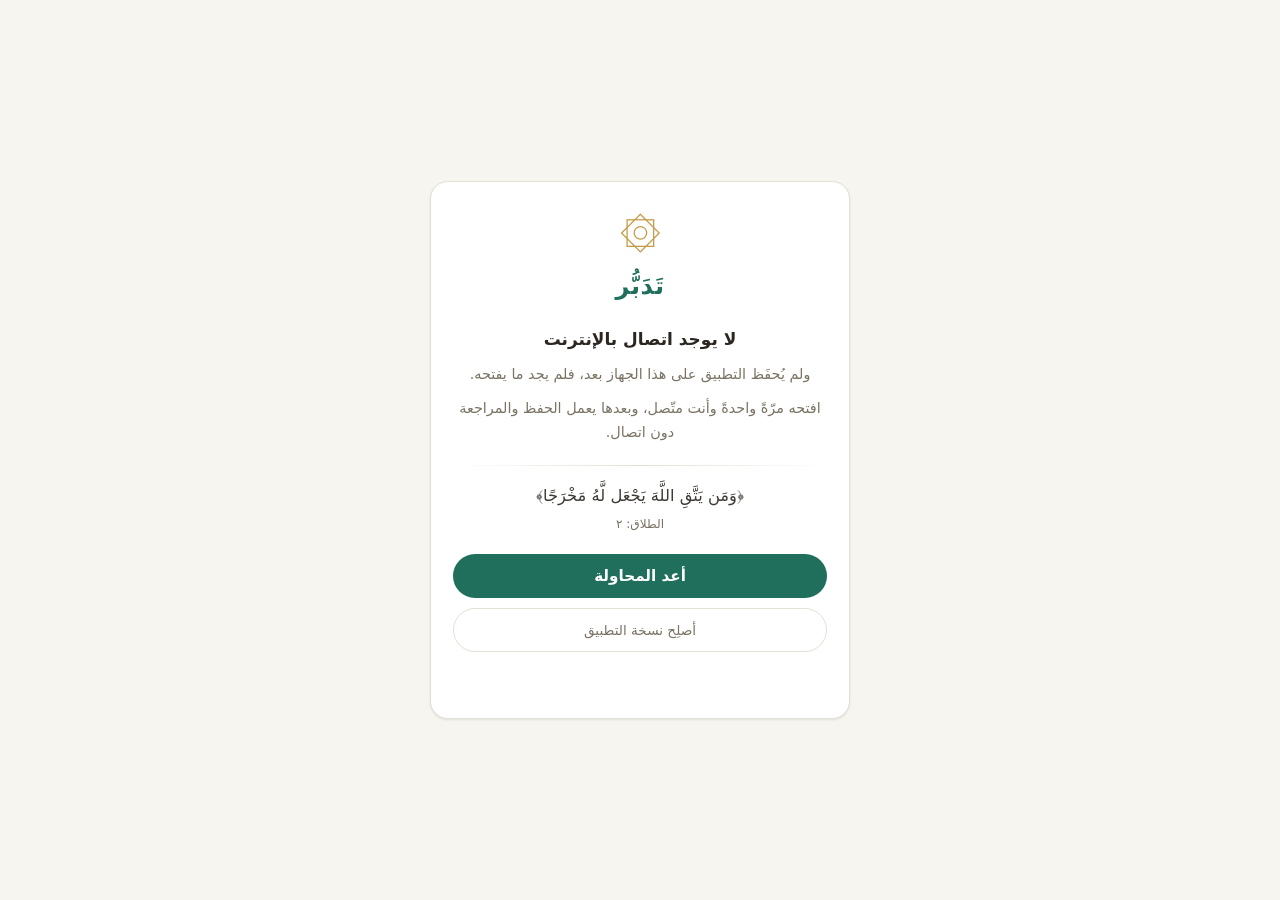
<file: offline.html>
<!DOCTYPE html>
<html lang="ar" dir="rtl">
<head>
<meta charset="UTF-8">
<meta name="viewport" content="width=device-width, initial-scale=1, viewport-fit=cover">
<title>تَدَبُّر — بلا اتصال</title>
<meta name="theme-color" content="#f7f5f0">
<link rel="icon" href="icons/icon-192.png">
<!-- Everything here is inline and self-contained: this page is what shows when
     nothing can be fetched, so it may not ask for a stylesheet, a font or an
     image it does not already carry. The palette is the app's own, light and
     dark, so arriving here does not feel like leaving the app. -->
<style>
  :root {
    --bg: #f7f5f0; --surface: #ffffff; --border: #e5e0d5;
    --text: #2b2620; --muted: #7a7364;
    --primary: #1f6f5c; --accent: #b98b2a;
  }
  @media (prefers-color-scheme: dark) {
    :root {
      --bg: #16150f; --surface: #201e17; --border: #35311f;
      --text: #ece7d9; --muted: #9a917c;
      --primary: #3fae91; --accent: #d6ab5c;
    }
  }
  * { box-sizing: border-box; }
  body {
    margin: 0;
    min-height: 100vh;
    display: flex;
    align-items: center;
    justify-content: center;
    padding: 24px 16px calc(24px + env(safe-area-inset-bottom));
    background: var(--bg);
    color: var(--text);
    font-family: "Tajawal", "Segoe UI", system-ui, -apple-system, sans-serif;
    text-align: center;
    line-height: 1.7;
  }
  .card {
    width: 100%;
    max-width: 420px;
    background: var(--surface);
    border: 1px solid var(--border);
    border-radius: 18px;
    padding: 30px 22px 26px;
    box-shadow: 0 1px 3px rgba(0,0,0,0.06), 0 1px 2px rgba(0,0,0,0.04);
  }
  .mark {
    font-size: 2.6rem;
    line-height: 1;
    color: var(--accent);
    opacity: .85;
  }
  .brand {
    margin: 12px 0 0;
    font-size: 1.5rem;
    font-weight: 800;
    color: var(--primary);
    letter-spacing: .5px;
  }
  h2 {
    margin: 18px 0 8px;
    font-size: 1.06rem;
    font-weight: 700;
  }
  p { margin: 0 0 10px; font-size: 0.9rem; color: var(--muted); }
  .rule {
    height: 1px;
    background: linear-gradient(to left, transparent, var(--border), transparent);
    margin: 20px 0 16px;
  }
  .ayah {
    font-size: 1.02rem;
    color: var(--text);
    opacity: .9;
    margin-bottom: 4px;
  }
  .ayah-ref { font-size: 0.76rem; color: var(--muted); }
  .btn {
    display: block;
    width: 100%;
    margin-top: 20px;
    padding: 13px 16px;
    border: none;
    border-radius: 999px;
    background: var(--primary);
    color: #fff;
    font-family: inherit;
    font-size: 0.95rem;
    font-weight: 700;
    cursor: pointer;
  }
  .btn.ghost {
    margin-top: 10px;
    background: none;
    color: var(--muted);
    border: 1px solid var(--border);
    font-weight: 400;
    font-size: 0.85rem;
  }
  .state {
    margin-top: 14px;
    font-size: 0.8rem;
    color: var(--muted);
    min-height: 1.2em;
  }
  .state.trying { color: var(--accent); }
</style>
</head>
<body>
  <main class="card">
    <div class="mark" aria-hidden="true">۞</div>
    <p class="brand">تَدَبُّر</p>

    <h2>لا يوجد اتصال بالإنترنت</h2>
    <p>ولم يُحفَظ التطبيق على هذا الجهاز بعد، فلم يجد ما يفتحه.</p>
    <p>افتحه مرّةً واحدةً وأنت متّصل، وبعدها يعمل الحفظ والمراجعة دون اتصال.</p>

    <div class="rule" aria-hidden="true"></div>
    <p class="ayah">﴿وَمَن يَتَّقِ اللَّهَ يَجْعَل لَّهُ مَخْرَجًا﴾</p>
    <p class="ayah-ref">الطلاق: ٢</p>

    <button class="btn" id="retry">أعد المحاولة</button>
    <button class="btn ghost" id="reset">أصلِح نسخة التطبيق</button>
    <p class="state" id="state"></p>
  </main>

<script>
(function () {
  var state = document.getElementById("state");
  var retry = document.getElementById("retry");

  function say(text, trying) {
    state.textContent = text;
    state.className = "state" + (trying ? " trying" : "");
  }

  // Reloading straight into the same failure is the loop the browser's own
  // error page puts people in. This checks first, and says what it found.
  retry.addEventListener("click", function () {
    say("جارٍ المحاولة…", true);
    fetch("index.html", { cache: "reload" }).then(
      function (res) {
        if (!res || !res.ok) throw new Error("bad");
        location.replace("./");
      },
      function () { say("ما زال الاتصال منقطعًا."); }
    );
  });

  // The one thing that can leave a registered worker with nothing to serve
  // is a shell cache that was emptied and never refilled. Clearing the
  // worker lets the next online visit install it cleanly.
  document.getElementById("reset").addEventListener("click", function () {
    say("جارٍ الإصلاح…", true);
    var jobs = [];
    try {
      if (window.caches) jobs.push(caches.keys().then(function (ks) {
        return Promise.all(ks.map(function (k) { return caches.delete(k); }));
      }));
      if (navigator.serviceWorker) jobs.push(
        navigator.serviceWorker.getRegistrations().then(function (rs) {
          return Promise.all(rs.map(function (r) { return r.unregister(); }));
        })
      );
    } catch (e) { /* nothing to clear */ }
    Promise.all(jobs).then(function () {
      say("تمّ. افتح التطبيق وأنت متّصل ليُحفَظ من جديد.");
    }, function () {
      say("تعذّر الإصلاح من هنا — أعد فتح التطبيق وأنت متّصل.");
    });
  });

  // Comes back on its own the moment the connection does.
  window.addEventListener("online", function () {
    say("عاد الاتصال — جارٍ الفتح…", true);
    setTimeout(function () { location.replace("./"); }, 400);
  });
})();
</script>
</body>
</html>
</file>
<file: css/style.css>
/* ---------- The UI font, and where it sits in its box ----------

   Tajawal is served from here rather than from Google so that its vertical
   metrics can be stated, because the ones it ships with put every line of the
   interface off-centre. Measured in Chrome: it declares an ascent of 0.645em -
   exactly the top of its digits - and a descent of 0.355em, reserved for the
   tails of Arabic letters. A box centres the space between those two lines,
   which is weighted towards the bottom, and so every glyph set in Tajawal rode
   0.17em high in whatever held it: two pixels and more in a number badge, in
   a pill button, in a tab.

   The overrides keep the total as it was (ascent + descent = 1em, and the
   0.2em line gap, so line-height: normal is still 1.2em) and move the split
   down. Two things do change size, both for the better: a line that mixes
   Tajawal with an emoji (⚡ ابدأ التحدي) was being stretched below the emoji by
   Tajawal's deep descent, which made those buttons 3px taller than the plain
   ones beside them - they are the same height as their neighbours now; and
   whole-pixel rounding moves a few boxes by a pixel either way. On paper the digits are centred at
   0.815/0.185; in practice Chrome rounds the ascent to a whole pixel, and at
   the sizes this interface is set in (12.75px to 16px) that rounding is
   nearly always downward - the glyphs still rode half a pixel to a pixel and a
   half high. 0.86/0.14 was chosen by measuring the ink of the app's own
   buttons and badges at the densities phones actually have: every one of them
   lands within about half a pixel of centre at 2x, 2.625x, 2.75x and 3x -
   which at those densities is a single physical pixel or less.

   Arabic fits the new box better as well: its alef rises to about 0.76em,
   which used to overflow the top of the old one.

   Every button, badge, tab and field in the app is set in this font, so this
   is the one place the centring is fixed; nothing downstream needs nudging.
   SIL Open Font License 1.1 - see fonts/Tajawal-OFL.txt. */
@font-face {
  font-family: "Tajawal";
  font-style: normal;
  font-weight: 400;
  font-display: swap;
  src: url("../fonts/tajawal-400-arabic.woff2") format("woff2");
  ascent-override: 86%;
  descent-override: 14%;
  line-gap-override: 20%;
  unicode-range: U+0600-06FF, U+0750-077F, U+0870-088E, U+0890-0891, U+0897-08E1, U+08E3-08FF, U+200C-200E, U+2010-2011, U+204F, U+2E41, U+FB50-FDFF, U+FE70-FE74, U+FE76-FEFC, U+102E0-102FB, U+10E60-10E7E, U+10EC2-10EC4, U+10EFC-10EFF, U+1EE00-1EE03, U+1EE05-1EE1F, U+1EE21-1EE22, U+1EE24, U+1EE27, U+1EE29-1EE32, U+1EE34-1EE37, U+1EE39, U+1EE3B, U+1EE42, U+1EE47, U+1EE49, U+1EE4B, U+1EE4D-1EE4F, U+1EE51-1EE52, U+1EE54, U+1EE57, U+1EE59, U+1EE5B, U+1EE5D, U+1EE5F, U+1EE61-1EE62, U+1EE64, U+1EE67-1EE6A, U+1EE6C-1EE72, U+1EE74-1EE77, U+1EE79-1EE7C, U+1EE7E, U+1EE80-1EE89, U+1EE8B-1EE9B, U+1EEA1-1EEA3, U+1EEA5-1EEA9, U+1EEAB-1EEBB, U+1EEF0-1EEF1;
}
@font-face {
  font-family: "Tajawal";
  font-style: normal;
  font-weight: 400;
  font-display: swap;
  src: url("../fonts/tajawal-400-latin.woff2") format("woff2");
  ascent-override: 86%;
  descent-override: 14%;
  line-gap-override: 20%;
  unicode-range: U+0000-00FF, U+0131, U+0152-0153, U+02BB-02BC, U+02C6, U+02DA, U+02DC, U+0304, U+0308, U+0329, U+2000-206F, U+20AC, U+2122, U+2191, U+2193, U+2212, U+2215, U+FEFF, U+FFFD;
}
@font-face {
  font-family: "Tajawal";
  font-style: normal;
  font-weight: 500;
  font-display: swap;
  src: url("../fonts/tajawal-500-arabic.woff2") format("woff2");
  ascent-override: 86%;
  descent-override: 14%;
  line-gap-override: 20%;
  unicode-range: U+0600-06FF, U+0750-077F, U+0870-088E, U+0890-0891, U+0897-08E1, U+08E3-08FF, U+200C-200E, U+2010-2011, U+204F, U+2E41, U+FB50-FDFF, U+FE70-FE74, U+FE76-FEFC, U+102E0-102FB, U+10E60-10E7E, U+10EC2-10EC4, U+10EFC-10EFF, U+1EE00-1EE03, U+1EE05-1EE1F, U+1EE21-1EE22, U+1EE24, U+1EE27, U+1EE29-1EE32, U+1EE34-1EE37, U+1EE39, U+1EE3B, U+1EE42, U+1EE47, U+1EE49, U+1EE4B, U+1EE4D-1EE4F, U+1EE51-1EE52, U+1EE54, U+1EE57, U+1EE59, U+1EE5B, U+1EE5D, U+1EE5F, U+1EE61-1EE62, U+1EE64, U+1EE67-1EE6A, U+1EE6C-1EE72, U+1EE74-1EE77, U+1EE79-1EE7C, U+1EE7E, U+1EE80-1EE89, U+1EE8B-1EE9B, U+1EEA1-1EEA3, U+1EEA5-1EEA9, U+1EEAB-1EEBB, U+1EEF0-1EEF1;
}
@font-face {
  font-family: "Tajawal";
  font-style: normal;
  font-weight: 500;
  font-display: swap;
  src: url("../fonts/tajawal-500-latin.woff2") format("woff2");
  ascent-override: 86%;
  descent-override: 14%;
  line-gap-override: 20%;
  unicode-range: U+0000-00FF, U+0131, U+0152-0153, U+02BB-02BC, U+02C6, U+02DA, U+02DC, U+0304, U+0308, U+0329, U+2000-206F, U+20AC, U+2122, U+2191, U+2193, U+2212, U+2215, U+FEFF, U+FFFD;
}
@font-face {
  font-family: "Tajawal";
  font-style: normal;
  font-weight: 700;
  font-display: swap;
  src: url("../fonts/tajawal-700-arabic.woff2") format("woff2");
  ascent-override: 86%;
  descent-override: 14%;
  line-gap-override: 20%;
  unicode-range: U+0600-06FF, U+0750-077F, U+0870-088E, U+0890-0891, U+0897-08E1, U+08E3-08FF, U+200C-200E, U+2010-2011, U+204F, U+2E41, U+FB50-FDFF, U+FE70-FE74, U+FE76-FEFC, U+102E0-102FB, U+10E60-10E7E, U+10EC2-10EC4, U+10EFC-10EFF, U+1EE00-1EE03, U+1EE05-1EE1F, U+1EE21-1EE22, U+1EE24, U+1EE27, U+1EE29-1EE32, U+1EE34-1EE37, U+1EE39, U+1EE3B, U+1EE42, U+1EE47, U+1EE49, U+1EE4B, U+1EE4D-1EE4F, U+1EE51-1EE52, U+1EE54, U+1EE57, U+1EE59, U+1EE5B, U+1EE5D, U+1EE5F, U+1EE61-1EE62, U+1EE64, U+1EE67-1EE6A, U+1EE6C-1EE72, U+1EE74-1EE77, U+1EE79-1EE7C, U+1EE7E, U+1EE80-1EE89, U+1EE8B-1EE9B, U+1EEA1-1EEA3, U+1EEA5-1EEA9, U+1EEAB-1EEBB, U+1EEF0-1EEF1;
}
@font-face {
  font-family: "Tajawal";
  font-style: normal;
  font-weight: 700;
  font-display: swap;
  src: url("../fonts/tajawal-700-latin.woff2") format("woff2");
  ascent-override: 86%;
  descent-override: 14%;
  line-gap-override: 20%;
  unicode-range: U+0000-00FF, U+0131, U+0152-0153, U+02BB-02BC, U+02C6, U+02DA, U+02DC, U+0304, U+0308, U+0329, U+2000-206F, U+20AC, U+2122, U+2191, U+2193, U+2212, U+2215, U+FEFF, U+FFFD;
}

:root {
  --bg: #f7f5f0;
  --surface: #ffffff;
  --border: #e5e0d5;
  --text: #2b2620;
  --muted: #7a7364;
  --primary: #1f6f5c;
  --primary-dark: #175647;
  --accent: #b98b2a;
  --accent-light: #d6ab5c;
  --danger: #b04a3d;
  --warn: #c08a2e;
  --good: #2f7d4f;
  --radius: 12px;
  --shadow: 0 1px 3px rgba(0,0,0,0.06), 0 1px 2px rgba(0,0,0,0.04);
}

/* The default theme follows the phone's own light/dark setting, which is why
   a fresh install can open dark. A reader who prefers otherwise pins it from
   the settings, and that choice arrives as data-scheme on <html>. */
@media (prefers-color-scheme: dark) {
  :root:not([data-theme]):not([data-scheme="light"]),
  :root[data-theme="default"]:not([data-scheme="light"]) {
    --bg: #16150f;
    --surface: #201e17;
    --border: #35311f;
    --text: #ece7d9;
    --muted: #9a917c;
    --primary: #3fae91;
    --primary-dark: #2f8a72;
    --accent: #d6ab5c;
    --accent-light: #e8c78a;
    /* The semantic three, brightened for a dark ground like the named dark
       themes already do - left at their light-theme values they were a dark
       red and a dark green sitting on a dark surface. */
    --danger: #e0705f;
    --warn: #e0b45c;
    --good: #6fbf8a;
    --shadow: 0 1px 3px rgba(0,0,0,0.4);
  }
}

:root:not([data-theme])[data-scheme="dark"],
:root[data-theme="default"][data-scheme="dark"] {
  --bg: #16150f;
  --surface: #201e17;
  --border: #35311f;
  --text: #ece7d9;
  --muted: #9a917c;
  --primary: #3fae91;
  --primary-dark: #2f8a72;
  --accent: #d6ab5c;
  --accent-light: #e8c78a;
  --danger: #e0705f;
  --warn: #e0b45c;
  --good: #6fbf8a;
  --shadow: 0 1px 3px rgba(0,0,0,0.4);
}

/* Explicit calming themes - chosen deliberately, so they hold regardless of
   the system's light/dark preference (unlike the default theme above). */
:root[data-theme="sepia"] {
  --bg: #f4ecd8;
  --surface: #fbf3e3;
  --border: #e3d5b8;
  --text: #4a3b28;
  --muted: #8a7859;
  --primary: #8a5a2c;
  --primary-dark: #6e4720;
  --accent: #b9862f;
  --accent-light: #d1a55c;
  --danger: #a1483a;
  --warn: #b98b2a;
  --good: #5c7a4a;
  --shadow: 0 1px 3px rgba(0,0,0,0.08);
}
:root[data-theme="night"] {
  --bg: #0f1520;
  --surface: #182333;
  --border: #2a3a52;
  --text: #dbe6f5;
  --muted: #8fa3bf;
  --primary: #5b8fd6;
  --primary-dark: #3f6cad;
  --accent: #d6ab5c;
  --accent-light: #e8c78a;
  --danger: #e07a6c;
  --warn: #e0b45c;
  --good: #6fbf8a;
  --shadow: 0 1px 3px rgba(0,0,0,0.5);
}
:root[data-theme="forest"] {
  --bg: #0e1912;
  --surface: #152318;
  --border: #28402e;
  --text: #e3ede5;
  --muted: #93ab98;
  --primary: #4caf7d;
  --primary-dark: #3a8d63;
  --accent: #c9a24a;
  --accent-light: #ddbf72;
  --danger: #e08670;
  --warn: #d9ad5c;
  --good: #7fd19d;
  --shadow: 0 1px 3px rgba(0,0,0,0.5);
}
/* A rich maroon-and-gold "embroidered Mushaf cover" palette - the priciest
   theme, deliberately more ornate than the calmer color-only themes above. */
:root[data-theme="embroidered"] {
  --bg: #1a0e0f;
  --surface: #2b1416;
  --border: #4a2226;
  --text: #f3e3c8;
  --muted: #b89a7a;
  --primary: #8c1f2b;
  --primary-dark: #6e1620;
  --accent: #d4af37;
  --accent-light: #e8cd6f;
  --danger: #e0574a;
  --warn: #e0b45c;
  --good: #6fbf8a;
  --shadow: 0 1px 3px rgba(0,0,0,0.5);
}
/* ثلث الليل - the last third of the night.
   ---------------------------------------------------------------------
   Not a dark palette but a lit room, and the lighting is the feature. Two
   kinds of light, which is what makes it read as a place rather than a
   colour scheme: a cold crescent high on the right, and warm lanterns hung
   low on chains. The cold and the warm arguing with each other is the whole
   effect - a uniformly dark screen has no light in it at all.

   Four layers, and which layer a thing lives on is the design:

     body::before   the sky, the arch, and the lanterns themselves - all
                    BEHIND the cards
     html::after    the falloff: everything multiplied by how much light
                    actually reaches it
     body::after    moon, stars and the glow pools, added on top

   The lanterns hang behind the content on purpose. Hung in front they would
   sit across the text - which is what they do in every illustration of this
   idea - and there is no gap between the cards wide enough to thread them
   through. Behind, they glow through the dark glass the cards are made of,
   so they light the card they hang over and never cover a letter of it. */

:root[data-theme="lastthird"] {
  /* The sky is cold and the lamps are warm, so the surfaces sit between:
     indigo-black grounds, brass for anything interactive, and text that is
     warm off-white rather than blue-white - which is the other half of not
     being أزرق ليلي. */
  --bg: #05060e;
  --surface: #0c0e19;
  --border: #262433;
  --text: #cbc6bd;
  --muted: #938d83;
  --primary: #b99a5e;
  --primary-dark: #94794a;
  --accent: #e8c98a;
  --accent-light: #f5e2b8;
  --danger: #bb7566;
  --warn: #c2a266;
  --good: #78a58b;
  --shadow: 0 1px 3px rgba(0,0,0,0.8);
}

/* The wallpaper stands down: this theme brings its own sky, and a green
   mushaf tile over a night sky is two skies at once. (:root[data-bg=...]
   is (0,2,0) and comes later in the file, so the element takes this to
   (0,2,1) rather than reaching for !important.) */
html:root[data-theme="lastthird"] { background-image: none; }


/* ---- the sky, and the lanterns hanging in it ---- */
:root[data-theme="lastthird"] body::before {
  content: "";
  position: fixed;
  inset: 0;
  z-index: -1;
  pointer-events: none;
  background-repeat: no-repeat;
  background-image:
    /* One lamp, hung from the middle of the arch on a wire that runs all
       the way down to the middle of the screen. The wire and the lamp are
       separate layers on purpose: the lamp is a fixed size, and the wire
       has to stretch from the top of the viewport to wherever the middle
       of it lands - which no single drawing can do, because scaling one
       SVG scales the lamp along with its chain. */
    linear-gradient(rgba(201,168,106,0.55), rgba(201,168,106,0.55)),
    url("data:image/svg+xml,%3Csvg xmlns='http://www.w3.org/2000/svg' width='80' height='100' viewBox='0 0 80 100'%3E%3Cdefs%3E%3ClinearGradient id='gl' x1='0' y1='0' x2='0' y2='1'%3E%3Cstop offset='0' stop-color='%23ffe0a4' stop-opacity='0.45'/%3E%3Cstop offset='0.5' stop-color='%23ffc266' stop-opacity='0.9'/%3E%3Cstop offset='1' stop-color='%23ff9d3c' stop-opacity='0.55'/%3E%3C/linearGradient%3E%3C/defs%3E%3Ccircle cx='40' cy='7' r='5' fill='none' stroke='%23c9a86a' stroke-width='2.2'/%3E%3Cpath d='M40 13l20 15H20Z' fill='%23c9a86a'/%3E%3Crect x='17' y='28' width='46' height='6' rx='3' fill='%23d9b878'/%3E%3Cpath d='M22 34h36l5 44H17Z' fill='url(%23gl)'/%3E%3Cellipse cx='40' cy='58' rx='11' ry='18' fill='%23ffd894' fill-opacity='0.45'/%3E%3Cellipse cx='40' cy='58' rx='6.5' ry='12' fill='%23fff5da' fill-opacity='0.97'/%3E%3Cpath d='M22 34L17 78M58 34l5 44M40 34v44' stroke='%23a8894f' stroke-opacity='0.9' stroke-width='1.8' fill='none'/%3E%3Crect x='14' y='78' width='52' height='7' rx='3.5' fill='%23d9b878'/%3E%3Cpath d='M40 85v6' stroke='%23a8894f' stroke-width='2.4'/%3E%3Ccircle cx='40' cy='94' r='4' fill='%23c9a86a'/%3E%3C/svg%3E"),
    /* The arch, above the sky and below the lamp. It has to sit in this
       same stack: the sky gradient below is opaque, so an arch on a lower
       layer was painted over and invisible. */
    url("data:image/svg+xml,%3Csvg xmlns='http://www.w3.org/2000/svg' width='400' height='320' viewBox='0 0 400 320' preserveAspectRatio='none'%3E%3Cpath d='M0 0h400v320h-30V160c0-72-76-118-170-118S30 88 30 160v160H0Z' fill='%23090a14'/%3E%3C/svg%3E"),
    /* the moon's own halo, and the sky */
    radial-gradient(circle 200px at 86% 13%, rgba(216,202,164,0.15), rgba(216,202,164,0.04) 44%, transparent 72%),
    radial-gradient(ellipse 160% 90% at 50% 0%, #101430, #070914 52%, #05060e 100%);
  background-position: 50% 0, 50% 50%, top center, 0 0, 0 0;
  /* The wire runs from the very top of the screen. It used to start at the
     arch's peak so it met the curve drawn there; that curve is gone, so a
     wire starting in mid-air would just look cut. It still stops 48px short
     of centre, where the lamp's hook ring lands once the lamp is centred,
     so the two meet instead of the wire running down through the glass. */
  background-size: 2px calc(50% - 48px), 84px 105px, 100% 320px, 100% 100%, 100% 100%;
}

/* ---- the falloff ---- */
/* A page cannot turn the phone's brightness down - nothing on the web can -
   but it can multiply the whole interface by how much light reaches it.
   White means untouched, and each light source punches its own bright spot
   through: `lighten` keeps whichever source reaches a given pixel most, so
   the moon and the lamp light the room together rather than the last one
   in the list winning. The floor is 0.72 because past that the ayah text
   stops being readable, which is where the simulation has to give way. */
:root[data-theme="lastthird"]::after {
  content: "";
  position: fixed;
  inset: 0;
  z-index: 9998;
  pointer-events: none;
  mix-blend-mode: multiply;
  background-image:
    radial-gradient(circle 210px at 86% 12%, #ffffff, #cfd0d4 55%, #b7b9bf 100%),
    radial-gradient(circle 230px at 50% 50%, #ffffff, #cfcabf 55%, #b7b9bf 100%),
    linear-gradient(#b7b9bf, #b7b9bf);
  background-blend-mode: lighten, lighten, normal;
}

/* ---- the light that reaches the front ---- */
/* Moon, stars and the lamps' glow, added rather than painted: `screen` only
   ever brightens, and the sky behind is black, so nothing outside the light
   itself is touched. This layer is exempt from the falloff below it - these
   are the sources the falloff is measured from. The glows are diffuse light
   and not objects, so they pass over text without hiding it; the lantern
   bodies stay behind the cards where they belong. */
:root[data-theme="lastthird"] body::after {
  content: "";
  position: fixed;
  inset: 0;
  z-index: 9999;
  mix-blend-mode: screen;
  pointer-events: none;
  background-repeat: no-repeat;
  background-image:
    url("data:image/svg+xml,%3Csvg xmlns='http://www.w3.org/2000/svg' width='120' height='120' viewBox='0 0 120 120'%3E%3Cdefs%3E%3Cmask id='m'%3E%3Crect width='120' height='120' fill='white'/%3E%3Ccircle cx='74' cy='48' r='40' fill='black'/%3E%3C/mask%3E%3C/defs%3E%3Ccircle cx='58' cy='58' r='40' fill='%23efe4bd' fill-opacity='0.62' mask='url(%23m)'/%3E%3C/svg%3E"),
    radial-gradient(circle 30px at 50% 50%, rgba(255,238,196,0.72), rgba(255,214,138,0.30) 60%, transparent 88%),
    radial-gradient(circle 120px at 50% 50%, rgba(255,196,110,0.26), rgba(255,196,110,0.06) 45%, transparent 74%),
    radial-gradient(circle at 12% 16%, rgba(238,234,214,0.85) 1.3px, transparent 1.6px),
    radial-gradient(circle at 33% 7%,  rgba(238,234,214,0.55) 1px,   transparent 1.3px),
    radial-gradient(circle at 58% 22%, rgba(238,234,214,0.7) 1.2px,  transparent 1.5px),
    radial-gradient(circle at 22% 38%, rgba(238,234,214,0.45) 1px,   transparent 1.3px),
    radial-gradient(circle at 91% 34%, rgba(238,234,214,0.6) 1.1px,  transparent 1.4px),
    radial-gradient(circle at 46% 52%, rgba(238,234,214,0.35) 1px,   transparent 1.3px),
    radial-gradient(circle at 72% 67%, rgba(238,234,214,0.5) 1.1px,  transparent 1.4px),
    radial-gradient(circle at 8%  74%, rgba(238,234,214,0.4) 1px,    transparent 1.3px),
    radial-gradient(circle at 37% 88%, rgba(238,234,214,0.3) 1px,    transparent 1.3px),
    radial-gradient(circle at 86% 92%, rgba(238,234,214,0.45) 1.1px, transparent 1.4px);
  background-position: 88% 11%, 0 0, 0 0, 0 0, 0 0, 0 0, 0 0, 0 0, 0 0, 0 0, 0 0, 0 0, 0 0;
  background-size: 92px 92px, 100% 100%, 100% 100%, 100% 100%, 100% 100%, 100% 100%, 100% 100%, 100% 100%, 100% 100%, 100% 100%, 100% 100%, 100% 100%, 100% 100%;
  /* Not a blink - flames and stars breathe. One composited opacity change
     per frame for the whole layer. */
  animation: nightBreath 7s ease-in-out infinite alternate;
}
@keyframes nightBreath {
  from { opacity: 0.82; }
  to { opacity: 1; }
}
@media (prefers-reduced-motion: reduce) {
  :root[data-theme="lastthird"] body::after { animation: none; opacity: 1; }
}

/* ---- the surfaces ---- */
/* Dark glass, and this is the idea working or not working: the lanterns and
   the moon live behind the content, and on a phone the content is nearly
   the whole screen - opaque cards would bury every one of them and leave a
   two-centimetre strip of sky at the top. Letting the night through is what
   makes the lamps light anything. */
:root[data-theme="lastthird"] .panel,
:root[data-theme="lastthird"] .stat-card,
:root[data-theme="lastthird"] .settings-group {
  background: color-mix(in srgb, var(--surface) 58%, transparent);
}
:root[data-theme="lastthird"] .panel,
:root[data-theme="lastthird"] .challenge-card {
  box-shadow: inset 0 1px 0 rgba(232,201,138,0.10), 0 1px 2px rgba(0,0,0,0.6);
}
/* backdrop-filter goes on .tabs and NEVER on .app-header: any value but
   none makes an element a containing block for its fixed descendants, and
   on phones .tabs is `position: fixed; bottom: 0` *inside* the header - so
   blurring the header re-anchored the whole tab bar to the header's 55px
   box and parked it at the top of the screen. */
:root[data-theme="lastthird"] .app-header {
  background: color-mix(in srgb, var(--bg) 80%, transparent);
}
:root[data-theme="lastthird"] .tabs {
  background: color-mix(in srgb, var(--surface) 74%, transparent);
  backdrop-filter: blur(10px);
  -webkit-backdrop-filter: blur(10px);
}
/* The challenge card is painted in --primary to match whatever theme is on.
   Here that made it the brightest thing on a black page. */
:root[data-theme="lastthird"] .challenge-card {
  /* Its own gradient goes at the BACK of the same stack rather than in a
     `background` shorthand, which would reset background-image and take the
     lamp and its pool with it. */
  background-color: transparent;
  background-image:
    url("data:image/svg+xml,%3Csvg xmlns='http://www.w3.org/2000/svg' width='24' height='64' viewBox='0 0 24 64'%3E%3Cdefs%3E%3ClinearGradient id='f' x1='0' y1='0' x2='0' y2='1'%3E%3Cstop offset='0' stop-color='%23ffe0a4' stop-opacity='0.55'/%3E%3Cstop offset='0.5' stop-color='%23ffc266' stop-opacity='0.95'/%3E%3Cstop offset='1' stop-color='%23ff9d3c' stop-opacity='0.6'/%3E%3C/linearGradient%3E%3C/defs%3E%3Cpath d='M12 0v26' stroke='%23c9a86a' stroke-opacity='0.6' stroke-width='1.3' fill='none'/%3E%3Cpath d='M12 28l6 6H6Z' fill='%23c9a86a'/%3E%3Crect x='4.5' y='34' width='15' height='2.6' rx='1.3' fill='%23d9b878'/%3E%3Cpath d='M6.5 36.6h11l1.6 19H4.9Z' fill='url(%23f)'/%3E%3Cellipse cx='12' cy='45' rx='3.1' ry='5.6' fill='%23fff3d2' fill-opacity='0.95'/%3E%3Cpath d='M6.5 36.6L4.9 55.6M17.5 36.6l1.6 19' stroke='%23a8894f' stroke-opacity='0.9' stroke-width='1.1' fill='none'/%3E%3Crect x='3.4' y='55.6' width='17.2' height='3' rx='1.5' fill='%23d9b878'/%3E%3Ccircle cx='12' cy='61' r='1.7' fill='%23c9a86a'/%3E%3C/svg%3E"),
    radial-gradient(ellipse 62% 48% at 16% 0%,
      rgba(255,198,116,0.17), rgba(255,198,116,0.05) 45%, transparent 78%),
    linear-gradient(150deg, rgba(20,18,30,0.6), rgba(9,10,18,0.6));
  background-repeat: no-repeat, no-repeat, no-repeat;
  background-position: left 14px top 0, 0 0, 0 0;
  background-size: 20px 46px, auto, auto;
  border: 1px solid color-mix(in srgb, var(--primary) 36%, transparent);
  color: var(--text);
}
:root[data-theme="lastthird"] .challenge-card.done {
  background-image:
    url("data:image/svg+xml,%3Csvg xmlns='http://www.w3.org/2000/svg' width='24' height='64' viewBox='0 0 24 64'%3E%3Cdefs%3E%3ClinearGradient id='f' x1='0' y1='0' x2='0' y2='1'%3E%3Cstop offset='0' stop-color='%23ffe0a4' stop-opacity='0.55'/%3E%3Cstop offset='0.5' stop-color='%23ffc266' stop-opacity='0.95'/%3E%3Cstop offset='1' stop-color='%23ff9d3c' stop-opacity='0.6'/%3E%3C/linearGradient%3E%3C/defs%3E%3Cpath d='M12 0v26' stroke='%23c9a86a' stroke-opacity='0.6' stroke-width='1.3' fill='none'/%3E%3Cpath d='M12 28l6 6H6Z' fill='%23c9a86a'/%3E%3Crect x='4.5' y='34' width='15' height='2.6' rx='1.3' fill='%23d9b878'/%3E%3Cpath d='M6.5 36.6h11l1.6 19H4.9Z' fill='url(%23f)'/%3E%3Cellipse cx='12' cy='45' rx='3.1' ry='5.6' fill='%23fff3d2' fill-opacity='0.95'/%3E%3Cpath d='M6.5 36.6L4.9 55.6M17.5 36.6l1.6 19' stroke='%23a8894f' stroke-opacity='0.9' stroke-width='1.1' fill='none'/%3E%3Crect x='3.4' y='55.6' width='17.2' height='3' rx='1.5' fill='%23d9b878'/%3E%3Ccircle cx='12' cy='61' r='1.7' fill='%23c9a86a'/%3E%3C/svg%3E"),
    radial-gradient(ellipse 62% 48% at 16% 0%,
      rgba(255,198,116,0.17), rgba(255,198,116,0.05) 45%, transparent 78%),
    linear-gradient(150deg, rgba(16,26,22,0.6), rgba(7,13,11,0.6));
  border-color: color-mix(in srgb, var(--good) 40%, transparent);
}
:root[data-theme="lastthird"] .challenge-card h2,
:root[data-theme="lastthird"] .challenge-card p { color: var(--text); }
:root[data-theme="lastthird"] .challenge-card .btn.accent,
:root[data-theme="lastthird"] .btn.accent {
  /* Nothing man-made out-shines the lamps in this room. */
  background: color-mix(in srgb, var(--accent) 60%, #0c0e19);
  color: #100c04;
  border-color: transparent;
}

/* ---- a lantern inside every card ---- */
/* Each card carries its own lamp, hung in its top-left corner, and is lit
   from under it.
   Two separate things, deliberately:
     ::before  the lamp itself - inside the card, but on the negative layer
               of the card's own stacking context, so it is painted over
               the card's face and under every word on it;
     the card's own background-image - a warm pool spilling down from the
               top edge. A background image paints BEHIND the text, which
               is why the light passes through the card and lights it
               rather than washing over what is written on it. A screen-
               blended overlay would have lifted the dark card more than
               the pale text and quietly cut the contrast; this cannot.
   The glass the cards are made of is what lets the light look like it came
   from the lamp and not from inside the card. */
:root[data-theme="lastthird"] .panel,
:root[data-theme="lastthird"] .stat-card,
:root[data-theme="lastthird"] .challenge-card {
  /* The lamp is a background layer, not a ::before, and that is not a
     stylistic choice. A background paints behind the element's text by
     definition - which is the whole requirement - and it needs no stacking
     context to do it. The ::before version needed `isolation: isolate` on
     the card to sit under the text, and isolation traps a position:fixed
     DESCENDANT in the card's stacking context: the typing field pins itself
     above the keyboard at z-index 45 to clear the tab bar at 40, and once
     trapped it no longer outranked the bar at all - it was painted under
     the footer, which is exactly what got reported. No stacking context, no
     trap. */
  background-image:
    url("data:image/svg+xml,%3Csvg xmlns='http://www.w3.org/2000/svg' width='24' height='64' viewBox='0 0 24 64'%3E%3Cdefs%3E%3ClinearGradient id='f' x1='0' y1='0' x2='0' y2='1'%3E%3Cstop offset='0' stop-color='%23ffe0a4' stop-opacity='0.55'/%3E%3Cstop offset='0.5' stop-color='%23ffc266' stop-opacity='0.95'/%3E%3Cstop offset='1' stop-color='%23ff9d3c' stop-opacity='0.6'/%3E%3C/linearGradient%3E%3C/defs%3E%3Cpath d='M12 0v26' stroke='%23c9a86a' stroke-opacity='0.6' stroke-width='1.3' fill='none'/%3E%3Cpath d='M12 28l6 6H6Z' fill='%23c9a86a'/%3E%3Crect x='4.5' y='34' width='15' height='2.6' rx='1.3' fill='%23d9b878'/%3E%3Cpath d='M6.5 36.6h11l1.6 19H4.9Z' fill='url(%23f)'/%3E%3Cellipse cx='12' cy='45' rx='3.1' ry='5.6' fill='%23fff3d2' fill-opacity='0.95'/%3E%3Cpath d='M6.5 36.6L4.9 55.6M17.5 36.6l1.6 19' stroke='%23a8894f' stroke-opacity='0.9' stroke-width='1.1' fill='none'/%3E%3Crect x='3.4' y='55.6' width='17.2' height='3' rx='1.5' fill='%23d9b878'/%3E%3Ccircle cx='12' cy='61' r='1.7' fill='%23c9a86a'/%3E%3C/svg%3E"),
    radial-gradient(ellipse 62% 48% at 16% 0%,
      rgba(255,198,116,0.17), rgba(255,198,116,0.05) 45%, transparent 78%);
  background-repeat: no-repeat, no-repeat;
  /* physical left - the app is RTL, so this is the corner an Arabic line
     ends at, the emptiest part of a card's first row */
  background-position: left 14px top 0, 0 0;
  background-size: 20px 46px, auto;
}
/* The ayah is the one thing in the app the lamps are actually for, so its
   pool is warmer and reaches further down the panel. Its ::before/::after
   are the corner marks, so the lamp hangs off the panel around it. */
:root[data-theme="lastthird"] .ayah-display {
  background-image: radial-gradient(ellipse 72% 60% at 16% 0%,
    rgba(255,198,116,0.18), rgba(255,198,116,0.05) 48%, transparent 80%);
}


/* The ayah panel is what the lamps are for. The gold mushaf watermark is
   drawn for a lit page; on near-black it stops being a watermark and starts
   being a picture behind the ayah. */
:root[data-theme="lastthird"] .ayah-display {
  background-color: rgba(8,10,20,0.7);
  background-image: none;
  box-shadow: 0 0 42px rgba(232,201,138,0.10) inset;
  outline-color: color-mix(in srgb, var(--accent) 34%, transparent);
}
:root[data-theme="lastthird"] .ayah-display::before,
:root[data-theme="lastthird"] .ayah-display::after {
  border-color: color-mix(in srgb, var(--accent) 40%, transparent);
  opacity: 0.6;
}

/* The pull-to-reload badge. Parked above the top edge and brought down by
   the thumb; it is the only moving part of the gesture, which is why the
   page itself never moves. */
.pull-refresh {
  position: fixed;
  top: -44px;
  left: 50%;
  transform: translateX(-50%);
  z-index: 9990;
  width: 38px;
  height: 38px;
  display: flex;
  align-items: center;
  justify-content: center;
  border-radius: 999px;
  background: var(--surface);
  border: 1px solid var(--border);
  box-shadow: 0 2px 10px rgba(0,0,0,0.18);
  color: var(--muted);
  opacity: 0;
  pointer-events: none;
  transition: opacity .15s ease, color .15s ease, border-color .15s ease;
}
.pull-refresh svg { width: 19px; height: 19px; }
.pull-refresh.visible { opacity: 1; }
/* Far enough: let go and it reloads. */
.pull-refresh.ready { color: var(--primary); border-color: var(--primary); }
.pull-refresh.spinning svg { animation: pullSpin .9s linear infinite; }
@keyframes pullSpin { to { transform: rotate(360deg); } }
@media (prefers-reduced-motion: reduce) {
  .pull-refresh.spinning svg { animation: none; }
}

.points-note {
  margin: 2px 0 0;
  font-size: 0.78rem;
  text-align: center;
}
.points-note.hidden { display: none; }

/* Completing the ayah the reciter stopped in the middle of. */
.listen-finish, .listen-write-row {
  display: flex;
  flex-wrap: wrap;
  gap: 8px;
  justify-content: center;
  width: 100%;
}
.listen-finish.hidden, .listen-write-row.hidden { display: none; }
.listen-write-row textarea {
  flex: 1 1 180px;
  min-width: 0;
  font-family: var(--ayah-font-family, 'Amiri', serif);
  font-size: 1.05rem;
  line-height: 1.9;
  text-align: center;
  padding: 9px 12px;
  border-radius: 10px;
  border: 1px solid var(--border);
  background: var(--surface);
  color: var(--text);
  /* The height is set from the content in JS; without these the browser's
     own resize handle and scrollbar fight it every keystroke. */
  resize: none;
  overflow-y: hidden;
  outline: none;
}
.listen-write-row textarea:focus { border-color: var(--primary); }
/* Above the keyboard rather than under it, the way the typing round in الحفظ
   already works: the row leaves the flow while the field has focus, so what
   is being written stays on screen. Only on a phone - on a desktop there is
   no keyboard to be covered by. */
@media (max-width: 820px) {
  .listen-write-row.keyboard-active {
    position: fixed;
    bottom: 0;
    left: 0;
    right: 0;
    z-index: 45;
    background: var(--surface);
    border-top: 1px solid var(--border);
    box-shadow: 0 -4px 16px rgba(0,0,0,0.12);
    margin: 0;
    padding: 10px 16px calc(10px + env(safe-area-inset-bottom, 0px));
    flex-wrap: nowrap;
    align-items: flex-end;
  }
}

/* The seam, shown rather than hidden: the reciter's half is set back and
   the person's half is forward, so where one stopped and the other carried
   on is legible at a glance instead of being a guess. Colour alone was not
   enough - muted against text is a shade apart on a light ground and
   invisible at a glance - so the half that was recalled also carries a
   line under it. */
.word.seam-reciter { color: var(--muted); opacity: 0.62; }
.word.seam-you {
  color: var(--text);
  box-shadow: inset 0 -2px 0 color-mix(in srgb, var(--primary) 45%, transparent);
  border-radius: 2px;
}
/* And the join itself is drawn, not implied. The first word the person
   supplied carries a bar on the edge facing the reciter's half - inline-start,
   so it lands on the right in this RTL text and stays there if the line
   wraps. A width the underlines don't have and a colour the text doesn't,
   because "where did he stop?" is the one thing this screen has to answer. */
.word.seam-start {
  border-inline-start: 3px solid var(--accent);
  border-radius: 2px;
  padding-inline-start: 10px;
  margin-inline-start: 7px;
  /* Taller than the glyphs so it reads as a rule between the two halves and
     not as an ornament on the word it happens to be attached to. The
     negative block margin gives that height back, so the line spacing of
     the ayah is the same with the bar as without it. */
  padding-block: 4px;
  margin-block: -4px;
}
/* Neither recited nor written: no claim either way. */
.word.seam-untouched { color: var(--muted); opacity: 0.45; }
/* Owed: a word the writing left open - never written, or written wrong. It
   is covered and has to be answered before the grading row opens, so the
   tile carries only which of the two it is, never the word itself. The
   .masked rules give it its cover; these two only tint it. */
.word.masked.seam-owed-wrong {
  background: color-mix(in srgb, var(--danger) 14%, transparent);
  border-bottom-color: color-mix(in srgb, var(--danger) 55%, transparent);
}
.word.seam-wrong {
  color: var(--danger);
  box-shadow: inset 0 -2px 0 color-mix(in srgb, var(--danger) 70%, transparent);
  text-decoration: underline;
  text-decoration-style: wavy;
  text-underline-offset: 5px;
}

/* التفسير, on the reading box rather than in the row of buttons under it.
   It belongs to the ayah, and as an icon on the frame's left edge it stops
   competing with the controls that belong to the drill. Physical left: the
   app is RTL, so this is the far end of every line of text. */
.ayah-side-btn {
  position: absolute;
  top: 8px;
  left: 8px;
  z-index: 2;
  width: 34px;
  height: 34px;
  display: inline-flex;
  align-items: center;
  justify-content: center;
  border-radius: 50%;
  border: 1px solid var(--border);
  background: color-mix(in srgb, var(--surface) 85%, transparent);
  color: var(--primary);
  cursor: pointer;
  padding: 0;
}
.ayah-side-btn svg { width: 17px; height: 17px; }
@media (hover: hover) { .ayah-side-btn:hover { background: var(--surface); } }

/* The two readings of one ayah, side by side in the same sheet. */
.gloss-tabs { display: flex; gap: 6px; margin-bottom: 12px; }
.gloss-tabs .btn { flex: 1; padding: 7px 10px; font-size: 0.85rem; }
.gloss-tab.active { background: var(--primary); color: #fff; border-color: var(--primary); }
.gloss-preamble { margin: 0 0 10px; }
.gloss-source { margin: 12px 0 0; font-size: 0.76rem; text-align: left; }

/* The footer follows the route: it belongs under the dashboard, not under
   every tab. */
.app-footer.hidden { display: none; }

/* The address lives in the button's href, not printed under it: a raw URL
   set as body text is something to read and re-type rather than something
   to press. */
.contact-link { display: block; margin-top: 8px; text-align: center; text-decoration: none; }

/* The completion screen. Quiet rather than confetti-loud: finishing the
   Qur'an is not a level-up. */
.khatm-panel { text-align: center; }
.khatm-panel.hidden { display: none; }
.khatm-mark {
  font-size: 2.6rem;
  color: var(--accent);
  line-height: 1;
  margin-bottom: 6px;
}
.khatm-panel h2 { font-size: 1.5rem; margin-bottom: 8px; }
.khatm-lead { font-size: 1.05rem; margin: 0 0 6px; }
.khatm-since { margin: 0 0 14px; font-size: 0.85rem; }
.khatm-hadith {
  font-family: var(--ayah-font-family, 'Amiri', serif);
  font-size: 1.2rem;
  line-height: 1.9;
  color: var(--primary);
  margin: 0 0 10px;
}
.khatm-actions {
  display: flex;
  flex-wrap: wrap;
  gap: 8px;
  justify-content: center;
  margin-top: 14px;
}

* { box-sizing: border-box; }

/* No grey/blue flash box over a button when it's tapped - the browser's
   default tap highlight, which has nothing to do with this app's colours.
   The property inherits, so setting it once covers everything. */
html { -webkit-tap-highlight-color: transparent; }

/* No scrollbar track drawn down the side of a sheet. On the page a visible
   bar is a useful affordance; inside a modal it is a hairline against the
   sheet's own edge, and it was reading as a stray border - most of all in
   settings, where the sheet is tall and the bar ran its whole height. The
   content still scrolls; only the furniture is gone. */
.settings-panel, .info-modal, .voice-modal, .modal-sheet,
.info-modal-body, #info-modal-body, .mushaf-reader {
  scrollbar-width: none;
  -ms-overflow-style: none;
}
.settings-panel::-webkit-scrollbar, .info-modal::-webkit-scrollbar,
.voice-modal::-webkit-scrollbar, .modal-sheet::-webkit-scrollbar,
.info-modal-body::-webkit-scrollbar, #info-modal-body::-webkit-scrollbar,
.mushaf-reader::-webkit-scrollbar { width: 0; height: 0; }

/* No zooming - the meta viewport says so, and this says it again to the
   touch handler, which is what actually stops a two-finger pinch and the
   double-tap zoom on Android. Panning is left alone (pan-x pan-y), so the
   page, the ayah panels and the reader all still scroll and swipe. Text
   size belongs to the setting in الإعدادات, which scales the whole
   interface together instead of leaving half of it off the screen. */
html { touch-action: pan-x pan-y; }

html, body {
  margin: 0;
  color: var(--text);
  font-family: 'Tajawal', system-ui, sans-serif;
  min-height: 100%;
}

/* What made the bottom bar look like it drifted away from the content was
   the page bouncing under the finger, not where anything was laid out: an
   overscroll carries the fixed bar with it, and lets go of it somewhere
   else. Stopping the bounce keeps the bar on the edge where it belongs -
   vertically only, so the browser's own back-swipe is untouched. The credit
   line, meanwhile, goes back to sitting right under the content: pinning it
   to the bottom of the screen opened a gulf between it and a short tab. */
html, body { overscroll-behavior-y: none; }

/* Everything in this file is sized in rem, so one step here lifts the whole
   interface together - labels, chips, buttons and the ayah text - instead
   of a dozen scattered bumps that would drift apart. Arabic needs a little
   more height than Latin at the same nominal size to stay comfortable, and
   at 16px the smaller labels were reading cramped. */
html { font-size: 17px; }

/* Nothing in this app is meant to scroll sideways - the strips that do
   (the wird week, the learn mode switch) scroll inside themselves. `clip`
   rather than `hidden` on purpose: `hidden` would turn the root into a
   scroll container and break the sticky header on wide screens. */
html { overflow-x: clip; }

/* The pattern belongs on the ROOT element, not on body. body's box is only
   as tall as its content, so a background painted there stopped partway
   down the page and left the rest bare (visible on short tabs like the
   review one). A background on the root paints the whole canvas however
   tall the viewport is; body stays transparent so it doesn't cover it. */
html { background-color: var(--bg); }
body { background-color: transparent; }

/* The pattern belongs to the page, not to the paper on it: pinned to the
   viewport, so the cards slide over a sky that stays where it is instead of
   the whole thing moving as one sheet. */
html { background-attachment: fixed; }

/* ---------- The page holds still while a modal is open ----------
   A modal is a room, not a layer of paint: scrolling inside one used to run
   out of content and hand the gesture on to the page underneath, so closing
   the modal revealed a tab scrolled somewhere else entirely. Two halves to
   stopping that, and both are needed: the page behind stops scrolling at
   all (below), and each modal's own scroller refuses to pass a gesture on
   once it reaches its end (overscroll-behavior, further down). The scroll
   position is kept, not reset - overflow:hidden freezes the document where
   it stands, and it resumes there when the modal closes.
   scrollbar-gutter keeps the desktop scrollbar's width reserved, so the
   page doesn't jump sideways the moment it stops scrolling. */
html { scrollbar-gutter: stable; }
html.modal-open, html.modal-open body { overflow: hidden; }

/* Subtle Islamic geometric pattern (8-point star tiling) behind everything -
   the default background choice (see BACKGROUNDS in app.js); the other
   purchasable patterns below replace it via [data-bg] on the root. */
/* No full-size gradient layer in front of the tile: a first layer sized
   `auto` covers the whole page opaquely and hid the pattern entirely (the
   reason "زخرفة ذهبية" looked like it did nothing at all). */
/* An open mushaf, tiled - the app's own motif, the same drawing the ayah
   panel carries as a watermark. It replaces the eight-point star these two
   backgrounds used to share. */
:root:not([data-bg]), :root[data-bg="default"] {
  background-image:
    url("data:image/svg+xml,%3Csvg xmlns='http://www.w3.org/2000/svg' width='60' height='60' viewBox='0 0 160 160'%3E%3Cg fill='none' stroke='%231f6f5c' stroke-opacity='0.13' stroke-width='3' stroke-linecap='round' stroke-linejoin='round'%3E%3Cpath d='M80 55C68 45 50 42 33 45v66c17-3 35 0 47 10 12-10 30-13 47-10V45c-17-3-35 0-47 10Z'/%3E%3Cpath d='M80 55v66'/%3E%3Cpath d='M45 64h22M45 84h18M93 64h22M93 84h18'/%3E%3Ccircle cx='80' cy='80' r='70'/%3E%3C/g%3E%3C/svg%3E");
  background-size: 60px 60px;
}
/* These three are meant to actually read as a pattern in the narrow gaps
   between opaque panel cards (not the whole page), so - unlike the default
   above - they use noticeably higher contrast and smaller, denser tiles;
   the first attempt at this was too subtle to see there. */
:root[data-bg="geometric-gold"] {
  background-image:
    url("data:image/svg+xml,%3Csvg xmlns='http://www.w3.org/2000/svg' width='56' height='56' viewBox='0 0 160 160'%3E%3Cg fill='none' stroke='%23b98b2a' stroke-opacity='0.45' stroke-width='4' stroke-linecap='round' stroke-linejoin='round'%3E%3Cpath d='M80 55C68 45 50 42 33 45v66c17-3 35 0 47 10 12-10 30-13 47-10V45c-17-3-35 0-47 10Z'/%3E%3Cpath d='M80 55v66'/%3E%3Cpath d='M45 64h22M45 84h18M93 64h22M93 84h18'/%3E%3Ccircle cx='80' cy='80' r='70'/%3E%3C/g%3E%3C/svg%3E");
  background-size: 56px 56px;
}
:root[data-bg="waves"] {
  background-image:
    repeating-linear-gradient(135deg, rgba(31,111,92,0.16) 0px, rgba(31,111,92,0.16) 3px, transparent 3px, transparent 16px),
    repeating-linear-gradient(45deg, rgba(31,111,92,0.13) 0px, rgba(31,111,92,0.13) 3px, transparent 3px, transparent 22px);
}
/* Interlaced arabesque: two crossing lattices at 60 degrees, which is what
   makes the woven look without drawing a single knot by hand. */
:root[data-bg="arabesque"] {
  background-image:
    url("data:image/svg+xml,%3Csvg xmlns='http://www.w3.org/2000/svg' width='80' height='80' viewBox='0 0 80 80'%3E%3Cg fill='none' stroke='%231f6f5c' stroke-opacity='0.3' stroke-width='1.6' stroke-linejoin='round'%3E%3Cpath d='M40 6 62 18v24L40 54 18 42V18Z'/%3E%3Cpath d='M40 18 51 24v12l-11 6-11-6V24Z'/%3E%3Cpath d='M40 6v12M62 18 51 24M62 42 51 36M40 54V42M18 42l11-6M18 18l11 6'/%3E%3C/g%3E%3Cg fill='%23b98b2a' fill-opacity='0.3'%3E%3Ccircle cx='40' cy='30' r='2.4'/%3E%3C/g%3E%3C/svg%3E");
  background-size: 80px 80px;
}
/* Palm fronds: a leaf drawn once - midrib and ribs either side - and tiled
   in alternating rows so it reads as fronds rather than as a stamp. */
/* فوانيس رمضان. The first attempt was an angular funnel - a diamond on a
   stem - that read as anything but a lantern. This is the real silhouette:
   a wire and ring to hang by, a domed cap, a tall glass body panelled with
   ribs, a flared base and a drop beneath it. Two of them per tile at
   different sizes, so the repeat looks like lanterns strung up rather than
   one stamp on a grid; the wire runs to the tile's top edge, so stacked
   rows hang from each other. */
:root[data-bg="lanterns"] {
  background-image:
    url("data:image/svg+xml,<svg xmlns='http://www.w3.org/2000/svg' width='120' height='120' viewBox='0 0 120 120'><g transform='translate(8 0)'><g fill='%23b98b2a' fill-opacity='0.16'><path d='M16 22c-1.5 10-0.5 23 3 30h6c3.5-7 4.5-20 3-30Z'/></g><g fill='none' stroke='%23b98b2a' stroke-opacity='0.38' stroke-width='1.5' stroke-linejoin='round' stroke-linecap='round'><path d='M22 0v6'/><circle cx='22' cy='8.5' r='2.5'/><path d='M22 11v2'/><path d='M13 21c0-6 4-8 9-8s9 2 9 8Z'/><path d='M14 21c-2 11-1 25 4 33h8c5-8 6-22 4-33Z'/><path d='M22 21v33M18 21c-1.5 11-1.5 23 0 33M26 21c1.5 11 1.5 23 0 33'/><path d='M13 54h18l-3 6H16Z'/><path d='M22 60v4'/><circle cx='22' cy='66' r='2'/></g></g><g transform='translate(74 26) scale(0.72)' opacity='0.8'><g fill='%23b98b2a' fill-opacity='0.16'><path d='M16 22c-1.5 10-0.5 23 3 30h6c3.5-7 4.5-20 3-30Z'/></g><g fill='none' stroke='%23b98b2a' stroke-opacity='0.38' stroke-width='1.5' stroke-linejoin='round' stroke-linecap='round'><path d='M22 0v6'/><circle cx='22' cy='8.5' r='2.5'/><path d='M22 11v2'/><path d='M13 21c0-6 4-8 9-8s9 2 9 8Z'/><path d='M14 21c-2 11-1 25 4 33h8c5-8 6-22 4-33Z'/><path d='M22 21v33M18 21c-1.5 11-1.5 23 0 33M26 21c1.5 11 1.5 23 0 33'/><path d='M13 54h18l-3 6H16Z'/><path d='M22 60v4'/><circle cx='22' cy='66' r='2'/></g></g></svg>");
  background-size: 120px 120px;
}
:root[data-bg="stars-scatter"] {
  background-image:
    radial-gradient(circle at 10% 20%, rgba(185,139,42,0.55) 1.8px, transparent 1.8px),
    radial-gradient(circle at 70% 60%, rgba(185,139,42,0.45) 1.4px, transparent 1.4px),
    radial-gradient(circle at 40% 80%, rgba(185,139,42,0.5) 1.6px, transparent 1.6px),
    radial-gradient(circle at 90% 15%, rgba(185,139,42,0.4) 1.4px, transparent 1.4px),
    radial-gradient(circle at 25% 45%, rgba(185,139,42,0.35) 1.4px, transparent 1.4px);
  background-size: 70px 70px, 46px 46px, 60px 60px, 50px 50px, 36px 36px;
}

h1, h2 { font-family: 'Tajawal', sans-serif; margin: 0; }

/* viewport-fit=cover lets the page reach the very top of the screen, which
   is what puts the app's own colour behind the status bar instead of a white
   band - but the header then has to keep its own contents out from under the
   clock and the notch. Hence the top inset here (zero on everything that
   doesn't have one), and the side insets for landscape, where the notch eats
   into one edge. */
.app-header {
  position: sticky;
  top: 0;
  z-index: 10;
  background: var(--surface);
  border-bottom: 1px solid var(--border);
  padding: max(12px, calc(env(safe-area-inset-top, 0px) + 2px)) calc(20px + env(safe-area-inset-right, 0px)) 12px calc(20px + env(safe-area-inset-left, 0px));
  display: flex;
  align-items: center;
  justify-content: space-between;
  flex-wrap: wrap;
  gap: 12px;
}

.brand {
  display: flex;
  align-items: center;
  gap: 8px;
}
.brand-icon { font-size: 1.5rem; }
/* Room above the letters for the vowels: at a tight line height the shadda
   and damma on the بّ ride into the header's edge. */
/* The app's name in the same hand as the ayat it carries - it is the one
   word on the page that should look like the book. */
.brand h1 {
  font-family: var(--ayah-font-family, 'Amiri', serif);
  font-size: 1.45rem;
  line-height: 1.6;
  color: var(--primary);
}

.tabs {
  display: flex;
  gap: 4px;
  background: var(--bg);
  border-radius: 999px;
  padding: 4px;
}

.tab-btn {
  display: flex;
  align-items: center;
  gap: 6px;
  border: none;
  background: transparent;
  padding: 8px 16px;
  border-radius: 999px;
  cursor: pointer;
  font-family: inherit;
  font-size: 0.85rem;
  color: var(--muted);
  transition: all .15s ease;
  white-space: nowrap;
}
.tab-icon { position: relative; display: inline-flex; line-height: 1; }
.tab-icon svg { width: 18px; height: 18px; }
.tab-btn.active,
:root[data-route="dashboard"] .tab-btn[data-tab="dashboard"],
:root[data-route="learn"] .tab-btn[data-tab="learn"],
:root[data-route="browse"] .tab-btn[data-tab="browse"],
:root[data-route="review"] .tab-btn[data-tab="review"] {
  background: var(--primary);
  color: white;
}

.icon-only-btn {
  display: inline-flex;
  align-items: center;
  justify-content: center;
  width: 36px;
  height: 36px;
  border: none;
  background: var(--bg);
  color: var(--muted);
  border-radius: 50%;
  cursor: pointer;
  transition: all .15s ease;
}
.icon-only-btn svg { width: 19px; height: 19px; }
@media (hover: hover) { .icon-only-btn:hover { color: var(--primary); background: var(--border); } }

/* The header scrolls away on phones (it isn't sticky there - see the
   media query below), which used to take settings with it. This is the
   same gear held at the same spot it occupies in the header, so it reads
   as staying put rather than as a new button appearing; it fades and
   lifts back out when the header itself comes back into view. Sits above
   the fullscreen reader (z-index 400) so it's reachable there too, and
   is hidden while any modal that should own the screen is open. */
.settings-fab {
  position: fixed;
  top: calc(10px + env(safe-area-inset-top, 0px));
  left: 14px;
  z-index: 410;
  background: var(--surface);
  border: 1px solid var(--border);
  box-shadow: var(--shadow);
  opacity: 0;
  transform: translateY(-10px) scale(0.9);
  pointer-events: none;
  transition: opacity .22s ease, transform .22s ease, top .22s ease, left .22s ease;
}
.settings-fab.visible {
  opacity: 1;
  transform: none;
  pointer-events: auto;
}
@media (prefers-reduced-motion: reduce) {
  .settings-fab { transition: opacity .01s linear; }
}

.header-left { display: flex; align-items: center; gap: 8px; }
.header-points-badge {
  display: inline-flex;
  align-items: center;
  justify-content: center;
  gap: 4px;
  font-size: 0.8rem;
  font-weight: 700;
  line-height: 1;
  color: var(--primary);
  background: var(--bg);
  border: 1px solid var(--border);
  border-radius: 999px;
  padding: 5px 10px;
  white-space: nowrap;
}
/* One coin, wherever the total is reported - the header badge and the
   settings row. */
.coin-icon {
  display: inline-flex;
  align-items: center;
  justify-content: center;
  flex: none;
  color: #eab308;
}
.coin-icon svg { width: 15px; height: 15px; }
/* The same coin, sized for running text and for the small pills - a price on
   a button, a lock on a swatch, a reward under a result. */
.coin-sm svg { width: 12px; height: 12px; }
.points-amount {
  display: inline-flex;
  align-items: center;
  gap: 3px;
  font-variant-numeric: tabular-nums;
  white-space: nowrap;
  vertical-align: -2px;
}
.header-points-badge #header-points-value { line-height: 1; }

/* Bottom app-style navigation on phones/tablets: easier to reach with a thumb,
   and it keeps the brand header from competing with four tab pills for width. */
@media (max-width: 820px) {
  .app-header {
    justify-content: flex-start;
    /* max(), not a sum: the status bar is already a gap above the header's
       contents, so adding the header's own padding on top of it pushed
       everything a whole extra row down on an iPhone. Two pixels of clearance
       under the clock is enough; where there is no inset the 10px stands. */
    padding: max(10px, calc(env(safe-area-inset-top, 0px) + 2px)) calc(16px + env(safe-area-inset-right, 0px)) 10px calc(16px + env(safe-area-inset-left, 0px));
    position: relative;
  }
  /* Centred on the row, not on the box: the box now includes the status bar,
     and half of that would drop this cluster below the title beside it. */
  .header-left {
    position: absolute;
    left: calc(14px + env(safe-area-inset-left, 0px));
    top: calc(50% + max(0px, calc(env(safe-area-inset-top, 0px) + 2px - 10px)) / 2);
    transform: translateY(-50%);
  }

  .tabs {
    position: fixed;
    bottom: 0;
    left: 0;
    right: 0;
    z-index: 40;
    background: var(--surface);
    border-top: 1px solid var(--border);
    border-radius: 0;
    padding: 6px 4px calc(6px + env(safe-area-inset-bottom, 0px));
    justify-content: space-around;
    box-shadow: 0 -2px 12px rgba(0,0,0,0.06);
  }
  .tab-btn {
    flex: 1;
    flex-direction: column;
    gap: 3px;
    padding: 5px 2px 6px;
    font-size: 0.72rem;
    border-radius: 12px;
    color: color-mix(in srgb, var(--muted) 70%, var(--text));
  }
  .tab-icon svg { width: 23px; height: 23px; }
  /* Stacked under its icon, the label is not centred in a box of its own -
     it is placed against the icon above it, and that spacing was drawn with
     Tajawal's original metrics. Correcting them (top of this file) lowered
     every glyph by 0.215em in its line, which here pulled the words away
     from their icons. Put back exactly, and visually only - the bar keeps
     its height. */
  .tab-label { position: relative; top: -0.215em; }

  /* The open tab is marked by a pill behind its icon, not by painting the
     whole cell: a solid block a quarter of the screen wide is the loudest
     thing on the page, and it marks the part of it nobody is looking at.
     The label carries the colour instead, mixed toward the theme's text so
     it reads on the bar in every theme - the maroon theme's own maroon is
     invisible on the maroon theme's own surface. */
  .tabs .tab-btn.active,
  :root[data-route="dashboard"] .tabs .tab-btn[data-tab="dashboard"],
  :root[data-route="learn"] .tabs .tab-btn[data-tab="learn"],
  :root[data-route="browse"] .tabs .tab-btn[data-tab="browse"],
  :root[data-route="review"] .tabs .tab-btn[data-tab="review"] {
    background: transparent;
    color: color-mix(in srgb, var(--primary) 55%, var(--text));
    font-weight: 700;
  }
  .tabs .tab-icon {
    padding: 4px 16px;
    border-radius: 999px;
    transition: background-color .18s ease;
  }
  /* The icon box is padded out to make the pill, so the due badge is pulled
     back in by that padding - otherwise it floats at the pill's corner
     instead of sitting on the glyph. */
  .tabs .tab-badge { inset-inline-end: 6px; top: -2px; }

  .tabs .tab-btn.active .tab-icon,
  :root[data-route="dashboard"] .tabs .tab-btn[data-tab="dashboard"] .tab-icon,
  :root[data-route="learn"] .tabs .tab-btn[data-tab="learn"] .tab-icon,
  :root[data-route="browse"] .tabs .tab-btn[data-tab="browse"] .tab-icon,
  :root[data-route="review"] .tabs .tab-btn[data-tab="review"] .tab-icon {
    background: color-mix(in srgb, var(--primary) 55%, var(--surface));
  }

  /* The clearance over the fixed bar is body's padding-bottom, set in the
     media block near the end of this file. */
}

main#app {
  max-width: 880px;
  margin: 0 auto;
  padding: 20px;
  /* The tab on its way out is positioned against this while it slides. */
  position: relative;
}

/* The open tab is stamped on <html> by the inline script in the document
   head so the right panel is in the very first paint, and switchTab keeps
   the .active class in step for the code that reads it. Both are listed:
   before the app's script has run there is only the attribute. */
.tab-panel { display: none; }
.tab-panel.active,
:root[data-route="dashboard"] #tab-dashboard,
:root[data-route="learn"] #tab-learn,
:root[data-route="browse"] #tab-browse,
:root[data-route="review"] #tab-review { display: block; animation: fadeIn .25s ease; }

@keyframes fadeIn {
  from { opacity: 0; transform: translateY(6px); }
  to { opacity: 1; transform: translateY(0); }
}

/* A swiped tab travels: the one arriving comes the whole way in from the
   edge the finger pulled it from, and the one leaving goes out the other
   side at the same time - two pages sliding past each other, not one page
   appearing where the last one was. The leaving page is taken out of the
   flow for those few frames so the two can overlap without the page
   growing. Anyone who has asked for less motion gets neither. */
@keyframes slideInFromLeft {
  from { transform: translateX(-100%); opacity: 0.35; }
  to { transform: translateX(0); opacity: 1; }
}
@keyframes slideInFromRight {
  from { transform: translateX(100%); opacity: 0.35; }
  to { transform: translateX(0); opacity: 1; }
}
@keyframes slideOutToRight {
  from { transform: translateX(0); opacity: 1; }
  to { transform: translateX(100%); opacity: 0.35; }
}
@keyframes slideOutToLeft {
  from { transform: translateX(0); opacity: 1; }
  to { transform: translateX(-100%); opacity: 0.35; }
}
/* !important because the rule that reveals a tab is written against its id
   (:root[data-route="learn"] #tab-learn) so the right panel is painted before
   any script runs - and an id beats any number of classes, so its fadeIn was
   quietly winning over this and the arriving page never moved. */
.tab-panel.active.slide-from-left { animation: slideInFromLeft .28s cubic-bezier(.22,.61,.36,1) !important; }
.tab-panel.active.slide-from-right { animation: slideInFromRight .28s cubic-bezier(.22,.61,.36,1) !important; }
/* Still on screen, no longer in the flow: same box it occupied a frame ago
   (main's padding is 20px, so the inset matches it). */
.tab-panel.leaving {
  display: block;
  position: absolute;
  top: 20px;
  inset-inline: 20px;
  pointer-events: none;
}
.tab-panel.leaving.leave-to-right { animation: slideOutToRight .28s cubic-bezier(.22,.61,.36,1) forwards; }
.tab-panel.leaving.leave-to-left { animation: slideOutToLeft .28s cubic-bezier(.22,.61,.36,1) forwards; }
@media (prefers-reduced-motion: reduce) {
  .tab-panel.active,
  .tab-panel.active.slide-from-left,
  .tab-panel.active.slide-from-right { animation: none !important; }
  .tab-panel.leaving { display: none; }
}

.panel {
  background: var(--surface);
  border: 1px solid var(--border);
  border-radius: var(--radius);
  padding: 18px 20px;
  margin-bottom: 18px;
  box-shadow: var(--shadow);
}

/* ---------- Ornament that follows the chosen background/theme ----------
   Extends the vocabulary the ayah box already uses (an inset gold hairline
   and gold corner brackets) out to the cards, so picking a decorative
   background or the embroidered theme changes the app's whole frame rather
   than only what shows between the cards. Deliberately escalating: the
   plain choices stay bare, a decorative background adds one hairline, and
   the embroidered theme - the ornate one by definition - also gets the
   corners, like a Mushaf cover. Nothing here is louder than a hairline. */
:root[data-bg="geometric-gold"] .panel,
:root[data-bg="stars-scatter"] .panel,
:root[data-theme="embroidered"] .panel {
  outline: 1px solid color-mix(in srgb, var(--accent) 50%, transparent);
  outline-offset: -6px;
}
:root[data-theme="embroidered"] .panel { position: relative; }
:root[data-theme="embroidered"] .panel::before,
:root[data-theme="embroidered"] .panel::after {
  content: "";
  position: absolute;
  width: 15px;
  height: 15px;
  border: 2px solid var(--accent);
  opacity: 0.5;
  pointer-events: none;
}
:root[data-theme="embroidered"] .panel::before { top: 9px; right: 9px; border-left: none; border-bottom: none; }
:root[data-theme="embroidered"] .panel::after { bottom: 9px; left: 9px; border-right: none; border-top: none; }
:root[data-theme="embroidered"] .app-header {
  border-bottom-color: color-mix(in srgb, var(--accent) 45%, var(--border));
}

.panel h2 { font-size: 1.05rem; margin-bottom: 4px; }
.muted { color: var(--muted); font-size: 0.85rem; }

.ornament {
  text-align: center;
  color: var(--accent);
  font-size: 1.3rem;
  opacity: 0.6;
  margin: 4px 0 18px;
}

/* ---------- Daily challenge card ---------- */
.challenge-card {
  background: linear-gradient(135deg, var(--primary), var(--primary-dark));
  color: #fff;
  border-radius: var(--radius);
  padding: 20px;
  margin-bottom: 18px;
  display: flex;
  align-items: center;
  justify-content: space-between;
  gap: 16px;
  flex-wrap: wrap;
  /* Shadow in the theme's own colour, not the default theme's green - it was
     casting a teal shadow under a maroon card. */
  box-shadow: 0 4px 14px color-mix(in srgb, var(--primary) 35%, transparent);
  position: relative;
  overflow: hidden;
}
.challenge-card::after {
  content: "";
  position: absolute;
  inset: 0;
  background-image: radial-gradient(circle, rgba(255,255,255,0.12) 1px, transparent 1px);
  background-size: 14px 14px;
  pointer-events: none;
}
.challenge-text h2 { font-size: 1.1rem; margin-bottom: 6px; }
.challenge-text p { margin: 0; color: rgba(255,255,255,0.85); font-size: 0.85rem; max-width: 480px; }
.btn.accent {
  background: var(--accent);
  border-color: var(--accent);
  color: #201e17;
  font-weight: 700;
  white-space: nowrap;
}
@media (hover: hover) { .btn.accent:hover { background: var(--accent-light); } }
/* Second action on the challenge card's dark green: readable there without
   competing with the gold primary next to it. */
/* Two equal columns rather than a wrapping row: at the labels' old length
   the second button dropped to its own line and the pair read as one
   primary action with an afterthought under it. */
.challenge-actions { display: grid; grid-template-columns: 1fr 1fr; gap: 10px; }
.challenge-actions .btn { padding-inline: 10px; white-space: nowrap; }
.btn.challenge-secondary {
  background: rgba(255,255,255,0.14);
  border-color: rgba(255,255,255,0.45);
  color: #fff;
  white-space: nowrap;
}
@media (hover: hover) { .btn.challenge-secondary:hover { background: rgba(255,255,255,0.24); } }
/* Finished for today. It was a fixed green, which wore the wrong colour in
   every theme but the default one - and the card already says it is done in
   words. So it keeps the theme's own gradient and turns it round instead:
   the same card, settled. */
.challenge-card.done { background: linear-gradient(135deg, var(--primary-dark), var(--primary)); }

/* First run. Someone who has memorized nothing was being shown the whole
   dashboard - four zeros, an empty plan, an empty progress bar, an empty
   Mushaf map, a 0/5 ring, a commitment form - about seven screens of it,
   with the one button that actually starts anything sitting at the very
   bottom. Until there is a single ayah, every card that only means
   something once there is data is out of the way, and the starting card is
   first instead of last. The moment an ayah exists they all come back. */
:root[data-first-run="true"] .needs-data { display: none !important; }

#onboarding-panel { display: none; }
/* Both routes to the same thing: the attribute so it is there in the first
   frame, the class because renderDashboard is the authority once it runs. */
#onboarding-panel.show,
:root[data-first-run="true"] #onboarding-panel { display: block; text-align: center; }
/* It is the first thing on the screen now, so it carries the weight the
   stats grid used to. */
.onboarding-panel h2 { font-size: 1.35rem; margin-bottom: 6px; }
.onboarding-panel .onboarding-start {
  width: 100%;
  margin-top: 14px;
  padding-block: 13px;
  font-size: 1.05rem;
}
.onboarding-alt { margin-top: 12px; font-size: 0.85rem; }

.stats-grid {
  display: grid;
  grid-template-columns: repeat(4, 1fr);
  gap: 12px;
  margin-bottom: 18px;
}
@media (max-width: 640px) {
  .stats-grid { grid-template-columns: repeat(2, 1fr); }
}

.stat-card {
  background: var(--surface);
  border: 1px solid var(--border);
  border-radius: var(--radius);
  padding: 16px;
  text-align: center;
  box-shadow: var(--shadow);
  transition: transform .15s ease;
}
@media (hover: hover) { .stat-card:hover { transform: translateY(-2px); } }
.stat-value { font-size: 1.8rem; font-weight: 700; color: var(--primary); }
.stat-label { font-size: 0.8rem; color: var(--muted); margin-top: 4px; }
/* Second line on a stat card: the part of the number that isn't being asked
   of today (a deferred review backlog) or the honest weekly count behind a
   forgiven streak. */
.stat-note {
  margin-top: 6px;
  font-size: 0.72rem;
  color: var(--muted);
  background: color-mix(in srgb, var(--text) 6%, transparent);
  border-radius: 999px;
  padding: 2px 8px;
  display: inline-block;
}

.plan-list { display: flex; flex-direction: column; gap: 10px; margin-top: 10px; }

.plan-surah-group {
  border: 1px solid var(--border);
  border-radius: 12px;
  background: var(--bg);
  overflow: hidden;
}
/* Two columns: everything that describes the surah, then the arrow. The
   arrow keeps a column of its own rather than riding along in the flow, so a
   row carrying badges and two buttons lays its extra out on a second line
   instead of squeezing the name into a three-line stack - which is what a
   single flex row did on a phone. */
.plan-surah-summary {
  display: grid;
  grid-template-columns: minmax(0, 1fr) auto;
  align-items: center;
  column-gap: 10px;
  padding: 12px 14px;
  cursor: pointer;
  list-style: none;
  font-weight: 700;
  user-select: none;
}
.plan-surah-summary::-webkit-details-marker { display: none; }
/* The row's left edge: what removes the row above, what opens it below. A
   column of their own, so neither is ever pushed onto a line of its own by a
   long name or a gilded frame. */
.plan-surah-side {
  grid-column: 2;
  grid-row: 1;
  display: flex;
  flex-direction: column;
  align-items: center;
  gap: 6px;
}
.plan-surah-caret {
  font-size: 0.7rem;
  color: var(--accent);
  transition: transform .2s ease;
  line-height: 1;
}
.plan-surah-group[open] .plan-surah-caret { transform: rotate(-90deg); }
/* Two fixed lines, always in the same order: the surah and how much of it
   is memorized above, everything that is a state or an action below. Letting
   them share one wrapping line meant a row's shape depended on how long its
   name happened to be, and no two rows in the list looked alike. */
.plan-surah-body {
  grid-column: 1;
  grid-row: 1;
  min-width: 0;
  display: flex;
  flex-direction: column;
  align-items: flex-start;
  /* Close enough that the name and its marks read as one thing. They used
     to sit far enough apart for the marks to look like they belonged to the
     edge of the card rather than to the surah. */
  gap: 4px;
}
.plan-surah-head {
  display: flex;
  flex-wrap: wrap;
  /* Centred, not on the baseline: the line now carries a tick and a round
     button as well as words, and those have no baseline to sit on. */
  align-items: center;
  gap: 4px 8px;
  min-width: 0;
}
/* Never broken mid-name: the count follows it, and the rest is a line down. */
.plan-surah-name { color: var(--primary); white-space: nowrap; }
.plan-surah-tags {
  display: flex;
  flex-wrap: wrap;
  align-items: center;
  gap: 6px;
  min-width: 0;
}
.plan-surah-count {
  white-space: nowrap;
  font-size: 0.78rem;
  font-weight: 400;
  color: var(--muted);
}
.plan-surah-actions {
  display: flex;
  align-items: center;
  gap: 6px;
}
.plan-surah-actions:empty { display: none; }
.plan-surah-tags .badge { font-size: 0.68rem; padding: 2px 7px; }
/* Phones: every pixel of the panel's side padding is a pixel the row cannot
   use, and these rows carry the most per line of anything in the app - a name,
   a count, two badges and two buttons. The gutter narrows so the row does not
   have to stack. */
@media (max-width: 430px) {
  .panel { padding-inline: 14px; }
  .plan-surah-summary { padding-inline: 11px; }
  .plan-surah-items { padding-inline: 9px; }
}
@media (max-width: 360px) {
  .plan-surah-name { font-size: 0.92rem; }
  .plan-surah-summary { padding-inline: 8px; }
  .plan-surah-body { gap: 6px; }
}
.plan-surah-items {
  display: flex;
  flex-direction: column;
  gap: 8px;
  padding: 0 12px 12px;
}

.plan-item {
  display: flex;
  flex-direction: column;
  align-items: stretch;
  gap: 8px;
  padding: 10px 12px;
  border: 1px solid var(--border);
  border-radius: 10px;
  background: var(--bg);
  transition: transform .15s ease, border-color .15s ease;
}
@media (hover: hover) { .plan-item.due-now:hover { transform: translateY(-1px); } }
.plan-item .ref { font-weight: 700; }
.plan-item.due-now { cursor: pointer; border-color: var(--primary); }
.plan-item .btn-review-now {
  flex-shrink: 0;
  font-size: 0.75rem;
  padding: 7px 12px;
  background: var(--primary);
  color: #fff;
  border-color: var(--primary);
}
/* The ayah on its own line, the ✕ beside it; everything that describes the
   ayah on the line below. */
.plan-item-text {
  display: flex;
  align-items: center;
  gap: 8px;
}
.plan-item-meta {
  display: flex;
  align-items: center;
  flex-wrap: wrap;
  gap: 6px 10px;
}
.plan-item-meta .ref { margin-inline-end: auto; }
.plan-item .snippet {
  font-family: var(--ayah-font-family, 'Amiri', serif);
  font-size: 1.1rem;
  line-height: 2;
  color: var(--text);
  flex: 1;
  min-width: 0;
  overflow: hidden;
  text-overflow: ellipsis;
  white-space: nowrap;
}
.badge {
  font-size: 0.72rem;
  padding: 2px 8px;
  border-radius: 999px;
  white-space: nowrap;
}
/* Tinted from the theme's own surface, never a fixed pale colour: a badge
   painted #f6dede keeps that colour under a dark theme, and the text on it
   does not. */
/* The label keeps its hue but is pulled toward the theme's own text colour,
   which is what makes it land on the right side of the surface it sits on in
   every theme: an amber that reads on cream is invisible on maroon, and the
   theme's maroon primary is invisible on the maroon theme's own surface. */
.badge.due { background: color-mix(in srgb, var(--danger) 16%, var(--surface)); color: color-mix(in srgb, var(--danger) 50%, var(--text)); }
.badge.new { background: color-mix(in srgb, var(--primary) 16%, var(--surface)); color: color-mix(in srgb, var(--primary) 50%, var(--text)); }
.badge.scheduled { background: color-mix(in srgb, var(--good) 16%, var(--surface)); color: color-mix(in srgb, var(--good) 50%, var(--text)); }
.badge.temp { background: var(--border); color: var(--muted); }
/* Under the rounds, not yet in the schedule - dashed so it reads as a state
   in motion next to the solid badges of everything already settled. */
.badge.learning {
  background: color-mix(in srgb, var(--accent) 12%, var(--surface));
  color: color-mix(in srgb, var(--accent) 55%, var(--text));
  border: 1px dashed color-mix(in srgb, var(--accent) 40%, transparent);
}

.icon-btn {
  background: none;
  border: none;
  cursor: pointer;
  font-size: 1rem;
  color: var(--muted);
}
@media (hover: hover) { .icon-btn:hover { color: var(--danger); } }

.surah-progress-list { display: flex; flex-direction: column; gap: 10px; margin-top: 10px; }
.surah-progress-row { display: flex; align-items: center; gap: 10px; }
/* 140px when there is room for it, so the bars line up down the list, but
   allowed to give way on a narrow phone - the row now carries a buy button
   too, and a name that refuses to shrink pushed the whole row off the card. */
.surah-progress-row .name {
  flex: 0 1 140px;
  min-width: 0;
  font-size: 0.9rem;
  overflow: hidden;
  text-overflow: ellipsis;
  white-space: nowrap;
}
.progress-bar {
  flex: 1 1 40px;
  min-width: 32px;
  height: 8px;
  background: var(--border);
  border-radius: 999px;
  overflow: hidden;
}
.progress-fill {
  height: 100%;
  background: var(--primary);
  width: 0%;
  transition: width .3s ease;
}
.surah-progress-row .pct { width: 48px; text-align: end; font-size: 0.8rem; color: var(--muted); }

/* ---------- The illuminated surah ---------- */
/* A surah memorized whole can be gilded, once - and what is bought is the
   banner itself, worn by the whole row rather than pinned to it as a badge.
   The artwork is one SVG: a wing at each end with three sharp points, a
   bevelled gold body, and a cream panel inside a square gold rule.
   border-image is what lets one drawing be a frame of any width - the two
   wings are cut off at fixed size and the middle strip is stretched between
   them, so a three-ayah surah and a two-hundred-ayah one wear the same
   wings and neither is squashed. Its gold is its own rather than the
   theme's --accent: the banner is a piece of gilding, and gilding is the
   same colour in every room. */
.plan-surah-group.gilded {
  /* The group itself keeps out of the way: the banner belongs to the summary
     row, not to the <details>. Put on the details, border-image stretched its
     middle patch over the whole opened height - the cream panel swallowed the
     ayah list and the wings vanished entirely. */
  border: none;
  background: none;
  overflow: visible;
  margin-block: 6px;
}
/* The row wears the banner. Always one row tall, open or closed, so the
   artwork is never stretched out of shape. */
.plan-surah-group.gilded .plan-surah-summary {
  min-height: 54px;
  border-style: solid;
  border-color: transparent;
  /* Top and bottom are 0: the middle patch carries the gold bars itself. */
  border-width: 0 46px;
  /* The cream panel is the middle 12..52 of the artwork's 64 units, so it
     occupies the middle ~62% of however tall the row becomes, whatever that
     turns out to be. The padding has to keep the content inside that band at
     one line and at two alike - roughly a third of the content height - or
     the words end up sitting on the gold bar below them. */
  padding-block: 20px;
  padding-inline: 6px;
  background: none;
  border-image-source: url("data:image/svg+xml,%3Csvg xmlns='http://www.w3.org/2000/svg' viewBox='0 0 240 64' width='240' height='64'%3E %3Cdefs%3E %3ClinearGradient id='gb' x1='0' y1='0' x2='0' y2='1'%3E %3Cstop offset='0' stop-color='%23fbf0cf'/%3E%3Cstop offset='.18' stop-color='%23e3bf6a'/%3E %3Cstop offset='.42' stop-color='%23c9992f'/%3E%3Cstop offset='.58' stop-color='%23f2dca2'/%3E %3Cstop offset='.8' stop-color='%23b07f22'/%3E%3Cstop offset='1' stop-color='%238a6018'/%3E %3C/linearGradient%3E %3ClinearGradient id='pb' x1='0' y1='0' x2='0' y2='1'%3E %3Cstop offset='0' stop-color='%23fdf6e4'/%3E%3Cstop offset='.5' stop-color='%23f3e4c2'/%3E %3Cstop offset='1' stop-color='%23e6d3a8'/%3E %3C/linearGradient%3E %3ClinearGradient id='rb' x1='0' y1='0' x2='0' y2='1'%3E %3Cstop offset='0' stop-color='%23f7e4b4'/%3E%3Cstop offset='.5' stop-color='%23c2912a'/%3E %3Cstop offset='1' stop-color='%238f6519'/%3E %3C/linearGradient%3E %3C/defs%3E %3C!-- the whole silhouette. Each wing is three sharp points - a horn up, the far point at mid-height, a horn down - joined by curves that bow back toward the body, which is what makes them slender crescents rather than the blunt arrowheads a straight control point gives. --%3E %3Cpath fill='url(%23gb)' d=' M54 6 C46 6 40 4 36 0 C40 12 34 22 8 32 C34 42 40 52 36 64 C40 60 46 58 54 58 L186 58 C194 58 200 60 204 64 C200 52 206 42 232 32 C206 22 200 12 204 0 C200 4 194 6 186 6 Z'/%3E %3C!-- the panel the words sit on: a plain rectangle, as in the original - square corners, and the curls kept outside it where the wings attach --%3E %3Crect x='52' y='12' width='136' height='40' fill='url(%23pb)'/%3E %3C!-- the gold line around it --%3E %3Crect x='52' y='12' width='136' height='40' fill='none' stroke='url(%23rb)' stroke-width='2.6'/%3E %3C!-- the curl where each wing meets the panel --%3E %3Cg fill='none' stroke='%238f6519' stroke-opacity='.55' stroke-width='1.4' stroke-linecap='round'%3E %3Cpath d='M46 8C41 18 41 46 46 56'/%3E %3Cpath d='M194 8c5 10 5 28 0 38'/%3E %3C/g%3E %3C!-- a highlight along the upper edge of each wing, so the gold reads bevelled --%3E %3Cg fill='none' stroke='%23fdf3d6' stroke-opacity='.6' stroke-width='1.5' stroke-linecap='round'%3E %3Cpath d='M37 3C40 13 34 22 12 31'/%3E %3Cpath d='M203 3c-3 10 3 19 25 28'/%3E %3C/g%3E %3C/svg%3E");
  /* 52 of the 240-unit viewBox is exactly the wing; `fill` paints the middle
     patch behind the content, which is the cream panel and its gold rules. */
  border-image-slice: 0 52 0 52 fill;
  border-image-width: 0 46px;
  border-image-repeat: stretch;
  filter: drop-shadow(0 2px 6px rgba(0,0,0,0.22));
}
/* The wings are the widest fixed thing in the app: at 46px a side they left
   a phone barely 180px of panel, which is not enough for the seal and a
   badge on one line. Narrower on a phone, the artwork unchanged. */
@media (max-width: 430px) {
  .plan-surah-group.gilded .plan-surah-summary {
    border-width: 0 26px;
    border-image-width: 0 26px;
  }
}
.plan-surah-group.gilded .plan-surah-name,
.plan-surah-group.gilded .plan-surah-count,
.plan-surah-group.gilded .plan-surah-summary::before {
  /* Dark on the cream panel, not on the page - one colour, right in every
     theme, because the panel it sits on is the same cream in all of them. */
  color: #6b4a12;
}
.plan-surah-group.gilded .plan-surah-name { font-weight: 700; }
/* The ayah list hangs below the banner, tied to it by a gold edge. */
/* How much of the surah is memorized, in the row of marks under its name. */
.surah-ring {
  display: inline-flex;
  align-items: center;
  flex: none;
  color: var(--primary);
}
.surah-ring svg { width: 18px; height: 18px; }
.surah-ring-track { fill: none; stroke: currentColor; stroke-width: 2.4; opacity: .22; }
.surah-ring-fill {
  fill: none;
  stroke: currentColor;
  stroke-width: 2.4;
  stroke-linecap: round;
  transition: stroke-dasharray .3s ease;
}
.plan-surah-group.gilded .surah-ring { color: #6b4a12; }

/* The tick, beside the name. Deep gold on the banner's cream panel - the one
   colour that is the same cream in every theme, so it needs no variants. */
.gild-check {
  display: inline-flex;
  align-items: center;
  flex: none;
  color: #6b4a12;
  vertical-align: -2px;
}
.gild-check svg { width: 15px; height: 15px; }

.plan-surah-group.gilded .plan-surah-items {
  border: 1px solid color-mix(in srgb, var(--accent) 35%, transparent);
  border-radius: 12px;
  background: var(--bg);
  padding: 10px 12px 12px;
  margin: -6px 10px 0;
}

/* Offered only on a surah standing finished and unilluminated. */
.gild-btn {
  flex-shrink: 0;
  display: inline-flex;
  align-items: center;
  gap: 3px;
  padding: 2px 8px;
  border-radius: 999px;
  border: 1px dashed color-mix(in srgb, var(--accent) 55%, transparent);
  background: none;
  color: color-mix(in srgb, var(--accent) 80%, var(--text));
  font-family: inherit;
  font-size: 0.7rem;
  cursor: pointer;
  white-space: nowrap;
}
@media (hover: hover) {
  .gild-btn:hover { background: color-mix(in srgb, var(--accent) 16%, transparent); }
}
.gild-btn-price { font-variant-numeric: tabular-nums; }
.gild-btn .coin-icon { color: inherit; }

/* Picks a surah's unfinished ayahs up again, from the row that already names
   it - shaped like the gilding offer next to it so the summary keeps one
   vocabulary of small round affordances. */
.plan-resume-btn {
  flex-shrink: 0;
  padding: 2px 10px;
  border-radius: 999px;
  border: 1px solid color-mix(in srgb, var(--primary) 45%, transparent);
  background: none;
  color: color-mix(in srgb, var(--primary) 80%, var(--text));
  font-family: inherit;
  font-size: 0.7rem;
  cursor: pointer;
  white-space: nowrap;
}
@media (hover: hover) {
  .plan-resume-btn:hover { background: color-mix(in srgb, var(--primary) 14%, transparent); }
}

/* The glyph sits on its own baseline, which in a 22px circle puts it low and
   off to one side. Centring it as a flex item - rather than trusting the
   line box - is what actually puts it in the middle of the ring. */
.plan-drop-btn {
  flex-shrink: 0;
  display: inline-flex;
  align-items: center;
  justify-content: center;
  width: 24px;
  height: 24px;
  padding: 0;
  border-radius: 999px;
  border: 1px solid var(--border);
  background: none;
  color: var(--muted);
  cursor: pointer;
}
/* Drawn rather than typed, so the cross is centred by geometry and not by
   whatever the font thinks the glyph's box is. */
.plan-drop-btn svg {
  width: 13px;
  height: 13px;
  display: block;
  stroke: currentColor;
  stroke-width: 2.2;
  stroke-linecap: round;
  fill: none;
}
@media (hover: hover) {
  .plan-drop-btn:hover { color: var(--danger); border-color: color-mix(in srgb, var(--danger) 45%, transparent); }
}

/* An ayah still being memorized, sitting among the scheduled ones. */
.plan-item.in-progress {
  border-inline-start: 3px solid color-mix(in srgb, var(--accent) 45%, transparent);
}

/* The learn tab is somewhere other than the sequence's own place. It says so
   above the ayah, and hands the place back in one tap. */
.detour-banner {
  display: flex;
  align-items: center;
  gap: 10px;
  margin: 0 0 12px;
  padding: 10px 14px;
  border-radius: 14px;
  border: 1px dashed color-mix(in srgb, var(--accent) 45%, transparent);
  background: color-mix(in srgb, var(--accent) 9%, var(--surface));
}
.detour-mark { font-size: 1.1rem; color: var(--accent); flex-shrink: 0; }
.detour-text { flex: 1; min-width: 0; font-size: 0.82rem; color: var(--muted); line-height: 1.5; }
.detour-banner .btn { flex-shrink: 0; padding: 5px 12px; font-size: 0.76rem; }
@media (max-width: 430px) {
  .detour-banner { flex-wrap: wrap; }
  .detour-banner .btn { width: 100%; }
}

/* Added but not yet memorized: waiting its turn, or waiting to be proved.
   Set apart from the review plan below it by a dashed edge - it is a holding
   area, not a schedule, and it empties itself as the ayahs are learnt. */
/* While a join question is standing, the ayah is not answerable: it is still
   there to be read, but dimmed and untappable, and everything that would let
   the question be walked past - the word choice, the grading, the mask and
   audio controls - is out of the way until it is answered. */
.review-session.neighbour-pending .ayah-scroll {
  /* Readable, because the question is about where THIS ayah sits and it
     cannot be answered without seeing it - but not answerable, because the
     recall it hides is still to come. */
  pointer-events: none;
  opacity: 0.88;
  transition: opacity .25s ease;
}
.review-session.neighbour-pending #review-choice,
.review-session.neighbour-pending #grade-controls,
.review-session.neighbour-pending #review-reveal-hint,
.review-session.neighbour-pending #review-audio-controls,
.review-session.neighbour-pending .mode-controls,
.review-session.neighbour-pending #grade-suggestion { display: none !important; }

/* The connection is gone. A thin band rather than a dialog: nothing here is
   blocked by it, and most of the app does not need the network at all. */
.offline-bar {
  display: flex;
  align-items: center;
  justify-content: center;
  gap: 8px;
  padding: 8px 14px;
  background: color-mix(in srgb, var(--warn) 18%, var(--surface));
  color: color-mix(in srgb, var(--warn) 45%, var(--text));
  border-bottom: 1px solid color-mix(in srgb, var(--warn) 35%, transparent);
  font-size: 0.78rem;
  line-height: 1.5;
  text-align: center;
}
.offline-bar-mark { font-size: 1rem; flex: none; }

/* Why the veil is absent on a short ayah, said once, quietly. */
.listen-skip-note {
  text-align: center;
  font-size: 0.78rem;
  margin: 4px 0 8px;
  line-height: 1.6;
}

.pending-card { border: 1px dashed color-mix(in srgb, var(--accent) 45%, transparent); }
.pending-card.hidden { display: none; }
.pending-list { display: flex; flex-direction: column; gap: 10px; margin-top: 12px; }
.pending-row {
  display: flex;
  align-items: center;
  justify-content: space-between;
  gap: 10px;
  padding: 10px 12px;
  border-radius: 12px;
  background: var(--bg);
  border: 1px solid var(--border);
}
/* The ones a round away from counting carry the accent; the rest are a queue. */
.pending-row.to-verify { border-color: color-mix(in srgb, var(--accent) 55%, transparent); }
.pending-row-text { display: flex; flex-direction: column; gap: 3px; min-width: 0; }
.pending-row-name { font-weight: 700; font-size: 0.92rem; color: var(--primary); }
.pending-row-span { font-weight: 400; color: var(--muted); font-size: 0.82rem; }
.pending-row-count { font-size: 0.76rem; color: var(--muted); }
.pending-row-actions { display: flex; align-items: center; gap: 6px; flex-shrink: 0; }
.pending-row .btn { flex-shrink: 0; padding: 7px 12px; font-size: 0.8rem; }
.pending-drop {
  border: none;
  background: none;
  color: var(--muted);
  font-size: 0.95rem;
  line-height: 1;
  padding: 6px;
  cursor: pointer;
  border-radius: 8px;
}
@media (hover: hover) { .pending-drop:hover { color: var(--danger); background: color-mix(in srgb, var(--danger) 10%, transparent); } }

/* Before adding: already memorized, or still to be? The answer decides
   whether an ayah lands in the review cycle or has to earn its way there,
   so it is asked plainly and before the button rather than assumed. */
.add-intent { margin: 12px 0 14px; }
.add-intent-q { margin: 0 0 6px; font-size: 0.85rem; color: var(--muted); }
.add-intent-toggle {
  display: inline-flex;
  background: color-mix(in srgb, var(--primary) 8%, transparent);
  border-radius: 999px;
  padding: 3px;
  gap: 2px;
}
.add-intent-btn {
  border: none;
  background: none;
  font-family: inherit;
  font-size: 0.82rem;
  padding: 6px 14px;
  border-radius: 999px;
  color: var(--muted);
  cursor: pointer;
}
.add-intent-btn.active {
  background: var(--primary);
  color: #fff;
  font-weight: 600;
}
.add-intent-note { margin: 8px 0 0; font-size: 0.78rem; line-height: 1.7; }

/* Stacked, each row taking the card's full width - the same shape the
   mushaf card's controls already have. As a wrapping row the surah box and
   the two ayah fields sized themselves to their content and huddled against
   one edge, leaving most of the card empty beside them. */
.add-form {
  display: flex;
  flex-direction: column;
  align-items: stretch;
  gap: 14px;
  margin-top: 12px;
}
.add-form .combo { min-width: 0; }
.add-form .range-inputs { width: 100%; }
.add-form label {
  display: flex;
  flex-direction: column;
  gap: 6px;
  font-size: 0.85rem;
  color: var(--muted);
}
.add-form input, .add-form select {
  font-family: inherit;
  padding: 8px 10px;
  border-radius: 8px;
  border: 1px solid var(--border);
  background: var(--bg);
  color: var(--text);
  font-size: 0.95rem;
}
.add-form input[type=number] { width: 90px; }
.add-form label.grow { flex: 1; min-width: 200px; }
.add-form input[type=text] { min-width: 160px; }

/* Searchable surah combobox - replaces a native <select>, which on some
   mobile browsers takes over the whole screen with a plain OS list. */
.combo {
  position: relative;
  display: flex;
  flex-direction: column;
  gap: 6px;
  font-size: 0.85rem;
  color: var(--muted);
  min-width: 220px;
}
.combo input[type=text] {
  font-family: inherit;
  padding: 9px 10px;
  border-radius: 8px;
  border: 1px solid var(--border);
  background: var(--bg);
  color: var(--text);
  font-size: 0.95rem;
}
.combo-list {
  position: absolute;
  top: calc(100% + 4px);
  right: 0;
  left: 0;
  max-height: 260px;
  overflow-y: auto;
  background: var(--surface);
  border: 1px solid var(--border);
  border-radius: 10px;
  box-shadow: 0 8px 24px rgba(0,0,0,0.12);
  z-index: 30;
}
.combo-item {
  padding: 9px 12px;
  font-size: 0.9rem;
  cursor: pointer;
  border-bottom: 1px solid var(--border);
}
.combo-item:last-child { border-bottom: none; }
@media (hover: hover) { .combo-item:hover { background: var(--bg); } }
.combo-empty { padding: 12px; text-align: center; }

/* ---------- Browse/add tab: grouped sections instead of two loose rows ---------- */
.browse-add-section {
  background: var(--bg);
  border: 1px solid var(--border);
  border-radius: 12px;
  padding: 14px 16px;
  margin-top: 14px;
}
.browse-add-section-title {
  font-size: 0.8rem;
  font-weight: 700;
  color: var(--primary);
  margin-bottom: 10px;
}
.browse-add-range-btn { width: 100%; margin-top: 12px; }
#surah-meta-info { margin-top: 8px; }

.range-inputs {
  display: flex;
  align-items: end;
  gap: 10px;
}
.range-inputs label {
  display: flex;
  flex-direction: column;
  gap: 6px;
  font-size: 0.85rem;
  color: var(--muted);
  /* Equal halves whatever the card's width: min-width:0 is what lets a flex
     item shrink below the number input's own intrinsic size, without which
     the two are only as wide as their contents. */
  flex: 1 1 0;
  min-width: 0;
}
/* A number in a field is one short thing in a box made for it: it goes in the
   middle, not against the right-hand wall with the rest of the field empty
   beside it. Text fields keep the direction of the language. */
input[type=number] { text-align: center; -moz-appearance: textfield; appearance: textfield; }
/* The up/down arrows. Where they are drawn they take a strip of the field -
   and Chrome keeps that strip even where they are not, so a centred number
   sat seven pixels to one side of the middle of its box. On a phone they are
   never drawn at all; typing the number is how it is done everywhere. */
input[type=number]::-webkit-inner-spin-button,
input[type=number]::-webkit-outer-spin-button { -webkit-appearance: none; margin: 0; }

.range-inputs input[type=number] {
  font-family: inherit;
  padding: 8px 10px;
  border-radius: 8px;
  border: 1px solid var(--border);
  background: var(--surface);
  color: var(--text);
  font-size: 0.95rem;
  width: 100%;
}
.range-dash { color: var(--muted); padding-bottom: 9px; }
/* An open reading has no end to type: the second box and the dash between
   them go, and the first takes the width so it doesn't sit stranded at one
   side of the card. */
.range-inputs.open-ended .range-dash,
.range-inputs.open-ended label:last-of-type { display: none; }
.range-inputs.open-ended::after {
  content: "وتوقّف حيث شئت";
  flex: 1 1 0;
  align-self: end;
  padding-bottom: 10px;
  font-size: 0.8rem;
  color: var(--muted);
}

.browse-add-divider {
  display: flex;
  align-items: center;
  gap: 10px;
  margin: 16px 0;
  color: var(--muted);
  font-size: 0.8rem;
}
.browse-add-divider::before, .browse-add-divider::after {
  content: "";
  flex: 1;
  height: 1px;
  background: var(--border);
}

.search-field {
  position: relative;
  display: block;
}
.search-field-icon {
  position: absolute;
  top: 50%;
  right: 12px;
  transform: translateY(-50%);
  width: 16px;
  height: 16px;
  color: var(--muted);
  pointer-events: none;
}
.search-field-icon svg { width: 100%; height: 100%; }
.search-field input {
  width: 100%;
  font-family: inherit;
  padding: 9px 38px 9px 12px;
  border-radius: 8px;
  border: 1px solid var(--border);
  background: var(--surface);
  color: var(--text);
  font-size: 0.95rem;
}

.browse-range-summary { font-weight: 400; color: var(--muted); font-size: 0.85rem; }

/* ---------- Settings panel ---------- */
.settings-overlay {
  position: fixed;
  inset: 0;
  overscroll-behavior: contain;
  background: rgba(20,20,15,0.45);
  /* Above the fullscreen reader (400), since settings is reachable from
     inside it via the floating gear - at 200 it opened behind the reader
     and looked like nothing had happened. Still below the info/voice
     modals (500) so a purchase confirm opens on top of settings, which is
     where it's triggered from. */
  z-index: 450;
  display: flex;
  align-items: center;
  justify-content: center;
  padding: 20px;
}
.settings-panel {
  background: var(--surface);
  border-radius: var(--radius);
  padding: 20px;
  width: 100%;
  max-width: 380px;
  max-height: 85vh;
  overflow-y: auto;
  overscroll-behavior: contain;
  box-shadow: 0 12px 40px rgba(0,0,0,0.25);
}
.settings-header {
  display: flex;
  align-items: center;
  justify-content: space-between;
  margin-bottom: 16px;
}
.settings-header h2 { font-size: 1.1rem; }
.settings-field {
  display: flex;
  flex-direction: column;
  gap: 6px;
  font-size: 0.85rem;
  color: var(--muted);
  margin-bottom: 14px;
}
/* A settings row whose control is a checkbox rather than a select: label on
   one side, switch on the other. */
/* Four age profiles as picture-cards rather than a select: this is the
   first question a new user is asked, and it should read as a choice about
   a person, not a preference buried in a dropdown. */
/* The points figure, wherever it is reported: last, small and quiet, so the
   headline stays the thing that was actually accomplished. */
/* The update offer: a toast that waits to be answered rather than one that
   fades, so its two buttons can be reached. */
.toast-update { pointer-events: auto; }
.toast-update-actions {
  display: flex;
  gap: 8px;
  margin-top: 10px;
  justify-content: center;
}
.toast-update-actions .btn { padding: 6px 14px; font-size: 0.82rem; }

.toast-note, .reward-note {
  margin-top: 4px;
  font-size: 0.75rem;
  opacity: 0.75;
}
.reward-note { color: var(--muted); }

.settings-section-note {
  margin: 0 0 12px;
  font-size: 0.78rem;
  line-height: 1.7;
  color: var(--muted);
}

/* ---------- Settings, folded ----------
   Laid out flat, the sheet was a long scroll of grids most of which are set
   once and never touched again. Each group is a drawer now: shut by
   default, its heading carrying the choice inside it, so the whole sheet
   fits on one screen and only what is being changed takes up room. */
.settings-group {
  border: 1px solid var(--border);
  border-radius: 14px;
  background: color-mix(in srgb, var(--text) 2.5%, var(--surface));
  margin-bottom: 10px;
  overflow: hidden;
}
.settings-group[open] {
  border-color: color-mix(in srgb, var(--primary) 35%, transparent);
  background: var(--surface);
}
.settings-group-summary {
  display: flex;
  align-items: center;
  gap: 10px;
  padding: 12px 14px;
  cursor: pointer;
  list-style: none;
  user-select: none;
}
.settings-group-summary::-webkit-details-marker { display: none; }
.settings-group-summary::before {
  content: "\25C0";
  font-size: 0.7rem;
  line-height: 1;
  flex: none;
  color: var(--accent);
  transition: transform .2s ease;
}
.settings-group[open] > .settings-group-summary::before { transform: rotate(-90deg); }
@media (hover: hover) { .settings-group-summary:hover { background: color-mix(in srgb, var(--primary) 6%, transparent); } }
.settings-group-title {
  font-size: 0.9rem;
  font-weight: 700;
  color: var(--text);
  flex: none;
}
/* What is chosen inside, on the same line - the reason the drawer can stay
   shut. It gives way first when the two don't fit. */
.settings-group-value {
  margin-inline-start: auto;
  min-width: 0;
  font-size: 0.76rem;
  line-height: 1.5;
  color: var(--muted);
  text-align: end;
  /* Wraps rather than clips: a value cut off mid-word ("تنويع تلقائي · 0…")
     defeats the point of showing it at all, and a second line here is still
     shorter than opening the drawer to read it. It breaks between words
     only - "20/يوم" split across two lines would be its own puzzle. */
  overflow-wrap: normal;
}
.settings-group-body {
  padding: 0 14px 4px;
  border-top: 1px solid var(--border);
  padding-top: 12px;
}
.settings-group-body .settings-field:last-child { margin-bottom: 10px; }

/* Today's word: the meaning is the reward on show, so it gets a card of its
   own rather than a line in a list. */
.meaning-day-card { text-align: center; }
.meaning-day-word {
  font-family: var(--ayah-font-family, 'Amiri', serif);
  font-size: 2rem;
  line-height: 1.8;
  margin: 6px 0 2px;
  color: var(--primary);
}
.meaning-day-meaning {
  font-size: 1.05rem;
  margin: 0 0 8px;
  color: var(--text);
  /* Centred reads well for a three-word gloss and badly for a page of
     tafsir, where every line starts somewhere new and the eye has to look
     for it. Arabic prose begins at the right; that is where it goes. */
  text-align: start;
  line-height: 1.9;
}
.meaning-day-card .muted { margin: 0; font-size: 0.78rem; }

/* The حفظ:مراجعة balance - stated, never enforced. */
/* Sat straight on the page, which on a patterned background meant reading
   small grey text through an ornament. It gets a surface of its own, like
   the footer note does. */
.balance-note {
  width: fit-content;
  max-width: 100%;
  margin: -4px auto 18px;
  padding: 8px 16px;
  border-radius: 999px;
  background: var(--surface);
  border: 1px solid var(--border);
  box-shadow: var(--shadow);
  text-align: center;
  font-size: 0.8rem;
  line-height: 1.7;
  color: var(--text);
}
.balance-note.out-of-balance {
  color: color-mix(in srgb, var(--warn) 50%, var(--text));
  border-color: color-mix(in srgb, var(--warn) 45%, transparent);
  background: color-mix(in srgb, var(--warn) 10%, var(--surface));
}

.balance-banner {
  border: 1px solid color-mix(in srgb, var(--warn) 45%, transparent);
  background: color-mix(in srgb, var(--warn) 10%, transparent);
  border-radius: 14px;
  padding: 12px 14px;
  margin-bottom: 14px;
  text-align: center;
}
.balance-banner p { margin: 0 0 10px; font-size: 0.85rem; line-height: 1.7; }
.balance-banner-actions { display: flex; gap: 10px; justify-content: center; flex-wrap: wrap; }

/* The grade the voice test points at: marked, not pressed. */
.grade-suggestion {
  margin: 0 0 10px;
  font-size: 0.8rem;
  color: var(--primary);
}
.grade-buttons button.suggested {
  box-shadow: 0 0 0 3px color-mix(in srgb, var(--primary) 28%, transparent);
}

/* The due count on the bottom nav, so a queue is noticed without opening
   the tab to look. */
.tab-badge {
  position: absolute;
  top: -6px;
  inset-inline-end: -10px;
  min-width: 18px;
  height: 18px;
  padding: 0 5px;
  border-radius: 999px;
  background: var(--danger);
  color: #fff;
  font-size: 0.62rem;
  font-weight: 700;
  line-height: 18px;
  text-align: center;
}

/* One card per surah with ayahs due: what is waiting, and where. */
.review-surah-list h2 { margin-bottom: 4px; }
.review-surah-list .muted { margin-bottom: 14px; }
#review-surah-cards { display: flex; flex-direction: column; gap: 10px; }
.review-surah-card {
  display: flex;
  align-items: center;
  justify-content: space-between;
  gap: 12px;
  padding: 14px 16px;
  border: 1px solid var(--border);
  border-radius: 14px;
  background: var(--surface);
  box-shadow: var(--shadow);
}
.review-surah-card-text { display: flex; flex-direction: column; gap: 4px; min-width: 0; }
.review-surah-card-name {
  font-family: var(--ayah-font-family, 'Amiri', serif);
  font-size: 1.25rem;
  color: var(--text);
}
.review-surah-card-count { font-size: 0.78rem; color: var(--muted); }
.review-surah-card .btn { flex-shrink: 0; }

.review-surah-banner {
  text-align: center;
  font-size: 0.85rem;
  color: var(--primary);
  background: color-mix(in srgb, var(--primary) 10%, transparent);
  border-radius: 999px;
  padding: 8px 14px;
  margin-bottom: 12px;
}

.age-mode-grid {
  display: grid;
  grid-template-columns: repeat(4, minmax(0, 1fr));
  gap: 8px;
  margin: 8px 0 0;
  align-items: stretch;
}
/* Whatever follows the grid is a separate step ("ابدأ الآن"), and needs to
   read as one - butted straight against the cards it looked like a fifth
   one. */
.age-mode-grid + * { margin-top: 18px; }
.age-mode-btn {
  display: flex;
  flex-direction: column;
  align-items: center;
  gap: 2px;
  padding: 10px 4px;
  border: 1px solid var(--border);
  border-radius: 12px;
  background: var(--surface);
  color: var(--text);
  font-family: inherit;
  cursor: pointer;
  transition: border-color .15s ease, background-color .15s ease, transform .1s ease;
}
.age-mode-btn:active { transform: translateY(1px); }
.age-mode-btn.active { border-color: var(--primary); background: color-mix(in srgb, var(--primary) 12%, transparent); }
.age-mode-emoji { font-size: 1.5rem; line-height: 1.2; }
.age-mode-label { font-size: 0.8rem; font-weight: 700; }
.age-mode-hint { font-size: 0.65rem; color: var(--muted); }

.settings-toggle {
  flex-direction: row;
  align-items: center;
  justify-content: space-between;
  gap: 14px;
  cursor: pointer;
}
.settings-toggle > span { flex: 1; }
.settings-toggle small { display: block; margin-top: 4px; font-size: 0.75rem; line-height: 1.6; }
.settings-toggle input[type="checkbox"] {
  flex-shrink: 0;
  width: 22px;
  height: 22px;
  accent-color: var(--primary);
}
.settings-field select {
  font-family: inherit;
  padding: 9px 12px;
  border-radius: 8px;
  border: 1px solid var(--border);
  background: var(--bg);
  color: var(--text);
  font-size: 0.95rem;
}

.tafsir-fallback {
  font-size: 0.92rem;
  line-height: 1.9;
  color: var(--text);
  margin: 0;
  text-align: center;
}

.btn {
  font-family: inherit;
  padding: 9px 16px;
  border-radius: 999px;
  border: 1px solid var(--border);
  background: var(--surface);
  color: var(--text);
  cursor: pointer;
  font-size: 0.9rem;
  transition: transform .1s ease, box-shadow .15s ease;
}
@media (hover: hover) { .btn:hover { transform: translateY(-1px); } }
.btn:active { transform: translateY(0); }
.btn.primary { background: var(--primary); color: white; border-color: var(--primary); }
@media (hover: hover) { .btn.primary:hover { background: var(--primary-dark); } }

.ayah-browse-list { display: flex; flex-direction: column; gap: 4px; margin-top: 12px; }
.ayah-browse-item {
  display: flex;
  flex-direction: column;
  gap: 8px;
  padding: 12px 0;
  border-bottom: 1px solid var(--border);
}
.ayah-browse-head {
  display: flex;
  align-items: center;
  justify-content: space-between;
}
.ayah-browse-head-left { display: flex; align-items: center; gap: 8px; }
.ayah-browse-surah-badge {
  font-size: 0.75rem;
  font-weight: 700;
  color: var(--primary);
  background: var(--bg);
  border: 1px solid var(--border);
  border-radius: 999px;
  padding: 3px 10px;
}
.ayah-num-chip {
  flex-shrink: 0;
  width: 30px;
  height: 30px;
  border-radius: 50%;
  background: var(--bg);
  border: 1px solid var(--border);
  display: flex;
  align-items: center;
  justify-content: center;
  font-size: 0.75rem;
  color: var(--muted);
}
.ayah-browse-text {
  font-family: var(--ayah-font-family, 'Amiri', serif);
  font-size: 1.3rem;
  line-height: 2.2;
  width: 100%;
  margin: 0;
}
.ayah-add-btn {
  flex-shrink: 0;
  font-size: 0.75rem;
}
.ayah-add-btn.jump { border-color: var(--accent); color: var(--accent); }

.empty-state { text-align: center; padding: 40px 10px; }

.review-session { display: flex; flex-direction: column; gap: 16px; }
.review-progress { display: flex; align-items: center; gap: 12px; font-size: 0.85rem; color: var(--muted); }
.review-progress #review-progress-fill { background: var(--accent); }

.challenge-banner {
  background: var(--accent);
  color: #201e17;
  font-weight: 700;
  text-align: center;
  padding: 10px;
  border-radius: 10px;
  margin-bottom: 14px;
}

.ayah-ref, #learn-ref {
  text-align: center;
  font-weight: 700;
  color: var(--primary);
}
/* Ornate parentheses - the same glyphs traditional Mushaf typesetting uses
   around a surah name or ayah marker - for an authentic manuscript feel. */
.ayah-ref::before, #learn-ref::before { content: "\FD3F "; color: var(--accent); }
.ayah-ref::after, #learn-ref::after { content: " \FD3E"; color: var(--accent); }

.ayah-display {
  background: var(--bg);
  background-image: url("data:image/svg+xml,%3Csvg xmlns='http://www.w3.org/2000/svg' width='160' height='160' viewBox='0 0 160 160'%3E%3Cg fill='none' stroke='%23b98b2a' stroke-opacity='0.16' stroke-width='1.5' stroke-linecap='round' stroke-linejoin='round'%3E%3Cpath d='M80 55C68 45 50 42 33 45v66c17-3 35 0 47 10 12-10 30-13 47-10V45c-17-3-35 0-47 10Z'/%3E%3Cpath d='M80 55v66'/%3E%3Cpath d='M45 60h22M45 74h22M45 88h18M93 60h22M93 74h22M93 88h18'/%3E%3Ccircle cx='80' cy='80' r='70'/%3E%3C/g%3E%3C/svg%3E");
  background-repeat: no-repeat;
  background-position: center;
  background-size: 220px 220px;
  border: 2px solid var(--border);
  outline: 1px solid var(--accent);
  outline-offset: -6px;
  border-radius: var(--radius);
  padding: 30px 20px;
  min-height: 140px;
  display: flex;
  align-items: center;
  justify-content: center;
  position: relative;
}
.ayah-display::before, .ayah-display::after {
  content: "";
  position: absolute;
  width: 26px; height: 26px;
  border: 3px solid var(--accent);
  opacity: 0.7;
}
.ayah-display::before { top: 8px; right: 8px; border-left: none; border-bottom: none; }
.ayah-display::after { bottom: 8px; left: 8px; border-right: none; border-top: none; }

.ayah-text {
  font-family: var(--ayah-font-family, 'Amiri', serif);
  font-size: var(--ayah-font-size, 1.8rem);
  line-height: 2.2;
  text-align: center;
  margin: 0;
  display: flex;
  flex-wrap: wrap;
  align-items: center;
  justify-content: center;
  gap: 10px 10px;
}
.word {
  display: inline-flex;
  align-items: center;
  cursor: pointer;
  transition: opacity .15s ease;
}

/* Fixed height + flex centering keeps every hidden-word tile the same size
   regardless of how tall that word's diacritics make its glyphs - without
   this, masked words render as uneven, jumbled blocks. A tinted card with a
   dotted edge rather than a flat grey block: it still reads as "tap me to
   reveal", but as part of the page instead of a hole punched in it. */
.word.masked {
  height: 1.5em;
  background: color-mix(in srgb, var(--accent) 12%, transparent);
  border-bottom: 2px dotted color-mix(in srgb, var(--accent) 60%, transparent);
  color: transparent;
  border-radius: 7px 7px 3px 3px;
  padding: 0 10px;
  user-select: none;
}
@media (hover: hover) { .word.masked:hover { opacity: 0.7; } }
/* The masked word currently being asked about, so the four options below
   are visibly attached to one place in the ayah and not to the ayah at
   large; and one that was answered wrong, kept marked after it opens. */
.word.masked.asking {
  background: color-mix(in srgb, var(--primary) 22%, transparent);
  border-bottom-color: var(--primary);
  box-shadow: 0 0 0 2px color-mix(in srgb, var(--primary) 30%, transparent);
}
/* :not(.masked) matters: a word answered wrong is still covered until the
   right option is picked, and a colour applied while it is covered would
   override the transparent text and hand over the answer. */
.word.missed:not(.masked) { color: color-mix(in srgb, var(--danger) 55%, var(--text)); }

/* The question under the ayah: which word stood there. */
.review-choice {
  background: color-mix(in srgb, var(--primary) 5%, var(--surface));
  border: 1px solid color-mix(in srgb, var(--primary) 18%, transparent);
  border-radius: 14px;
  padding: 10px 12px 12px;
  margin-bottom: 12px;
}
.review-choice-lead {
  margin: 0 0 8px;
  font-size: 0.82rem;
  font-weight: 700;
  color: var(--primary);
  text-align: center;
}

/* A word not reached yet in the sequential modes: no tile, just the ruled
   blank it stands for, so what's left to recall reads as quiet empty space
   and the one word being asked for is the only thing competing for
   attention. */
.word.slot {
  /* Shorter than a real word: a run of blanks should read as quiet ruled
     space, not as tall empty boxes holding the panel open. */
  height: 1.05em;
  /* Inset rule rather than a full-width border: adjacent blanks would
     otherwise run together into one long line and lose the word count. */
  background-image: linear-gradient(currentColor, currentColor);
  background-size: calc(100% - 10px) 2px;
  background-position: 50% calc(100% - 3px);
  background-repeat: no-repeat;
  color: color-mix(in srgb, var(--text) 20%, transparent);
  cursor: default;
  user-select: none;
}

/* The word actually being asked for - the only lit element in the ayah. */
.word.blank {
  display: inline-flex;
  align-items: center;
  justify-content: center;
  height: 1.35em;
  min-width: 2.4em;
  padding: 0 6px;
  border-bottom: 3px solid var(--accent);
  border-radius: 6px 6px 2px 2px;
  background: color-mix(in srgb, var(--accent) 14%, transparent);
  color: transparent;
  animation: blankGlow 2.4s ease-in-out infinite;
}
@keyframes blankGlow {
  0%, 100% { background-color: color-mix(in srgb, var(--accent) 10%, transparent); }
  50% { background-color: color-mix(in srgb, var(--accent) 26%, transparent); }
}
@media (prefers-reduced-motion: reduce) { .word.blank { animation: none; } }

/* How far into the ayah this round has walked - a long ayah otherwise gives
   no sense of progress at all between rounds. */
.ayah-word-progress {
  height: 3px;
  max-width: 60%;
  margin: 18px auto 0;
  border-radius: 2px;
  background: color-mix(in srgb, var(--text) 10%, transparent);
  overflow: hidden;
}
.ayah-word-progress span {
  display: block;
  height: 100%;
  width: 0;
  border-radius: 2px;
  background: var(--accent);
  transition: width .35s ease;
}
.word.correct-flash { animation: correctPulse .5s ease; color: var(--good) !important; }
.word.wrong-flash { animation: shake .4s ease; }

@keyframes correctPulse {
  0% { transform: scale(1); }
  40% { transform: scale(1.25); }
  100% { transform: scale(1); }
}
@keyframes shake {
  0%, 100% { transform: translateX(0); }
  25% { transform: translateX(-6px); }
  75% { transform: translateX(6px); }
}

.mode-controls, .grade-buttons, .partial-round-buttons { display: flex; gap: 10px; flex-wrap: wrap; justify-content: center; }
.grade-controls { text-align: center; }
.grade-again { border-color: var(--danger); color: var(--danger); }
.grade-hard { border-color: var(--warn); color: var(--warn); }
.grade-good { border-color: var(--good); color: var(--good); }
.grade-easy { border-color: var(--primary); color: var(--primary); }

.reveal-controls { text-align: center; }

.hidden { display: none !important; }

/* ---------- Learn tab ---------- */
.learn-header {
  display: flex;
  align-items: flex-start;
  justify-content: space-between;
  gap: 10px;
  margin-bottom: 14px;
}
.round-dots { display: flex; gap: 6px; margin-top: 4px; }
.round-dots .dot {
  width: 12px; height: 12px;
  border-radius: 50%;
  background: var(--border);
  transition: all .2s ease;
}
.round-dots .dot.filled { background: var(--accent); transform: scale(1.15); }

/* Always a single row, even on narrow phones - it scrolls horizontally
   instead of wrapping to a second line, with the scrollbar itself hidden
   (still fully scrollable by touch/trackpad, just without the visible
   track cluttering a small card). */
.mode-switch {
  display: flex;
  flex-wrap: nowrap;
  overflow-x: auto;
  scrollbar-width: none;
  -ms-overflow-style: none;
  justify-content: center;
  gap: 6px;
  background: var(--bg);
  border-radius: 16px;
  padding: 4px;
  width: fit-content;
  max-width: 100%;
  margin: 0 auto 16px;
}
.mode-switch::-webkit-scrollbar { display: none; }
.mode-btn {
  flex-shrink: 0;
  border: none;
  background: transparent;
  padding: 8px 16px;
  border-radius: 12px;
  cursor: pointer;
  font-family: inherit;
  font-size: 0.72rem;
  color: var(--muted);
  white-space: nowrap;
}
.mode-btn .icon-label { flex-direction: column; gap: 4px; }
.mode-btn .icon-label svg { width: 20px; height: 20px; }
.mode-btn.active { background: var(--primary); color: #fff; }

.learn-ayah-display { min-height: 160px; }
.ayah-display { flex-direction: column; }
.ayah-scroll {
  width: 100%;
  /* The panel's own fade already says there is more below; a scrollbar
     column on top of it just puts a grey bar through the frame. */
  scrollbar-width: none;
  -ms-overflow-style: none;
}
.ayah-scroll::-webkit-scrollbar { width: 0; height: 0; display: none; }

.info-modal-body .meaning-chip {
  display: flex;
  align-items: center;
  justify-content: space-between;
  gap: 10px;
  font-size: 0.85rem;
  color: var(--muted);
  padding: 8px 4px;
  border-bottom: 1px solid var(--border);
}
.info-modal-body .meaning-chip:last-child { border-bottom: none; }
.meaning-chip .mw-ar { font-family: var(--ayah-font-family, 'Amiri', serif); font-size: 1.15rem; color: var(--text); }

.learn-controls { display: flex; gap: 10px; flex-wrap: wrap; justify-content: center; margin: 14px 0; }

/* An icon and its words. An inline-flex box takes its baseline from its first
   item, and here that is the icon - whose "baseline" is its bottom edge - so
   the whole group was seated with the icon's foot on the line of text and
   rode five or six pixels high in its button. The last item is the words;
   their baseline is the one the line should use. */
.icon-label { display: inline-flex; align-items: center; gap: 6px; baseline-source: last; }
.icon-label svg { width: 16px; height: 16px; flex-shrink: 0; }

/* One tray, three equal buttons. The play button used to be 54px against
   the other two at 44, which is a reasonable way to mark the primary action
   and a poor way to make a row: three circles of two sizes floating on the
   page read as an accident rather than a control. They are one size now and
   sit in a single rounded tray, so the group is the object and play is
   marked by colour instead of by being bigger than its neighbours. */
.audio-controls {
  display: inline-flex;
  align-items: center;
  justify-content: center;
  gap: 6px;
  margin: 10px auto;
  padding: 6px;
  border-radius: 999px;
  background: color-mix(in srgb, var(--text) 4%, var(--surface));
  border: 1px solid var(--border);
}
/* inline-flex needs the row centred by its parent rather than by itself. */
.ayah-display + .audio-controls, .answer-area + .audio-controls,
.learn-audio-row, #learn-audio-controls, #review-audio-controls { align-self: center; }
#learn-audio-controls, #review-audio-controls { display: flex; width: fit-content; margin-inline: auto; }
.audio-btn {
  display: inline-flex;
  align-items: center;
  justify-content: center;
  width: 46px;
  height: 46px;
  flex: 0 0 auto;
  border-radius: 50%;
  border: 1px solid transparent;
  background: transparent;
  color: var(--primary);
  cursor: pointer;
  transition: transform .1s ease, background-color .15s ease, color .15s ease;
}
.audio-btn svg { width: 20px; height: 20px; }
@media (hover: hover) { .audio-btn:hover { transform: translateY(-1px); } }
/* Same diameter as its neighbours; it is the primary action, so it is
   filled rather than enlarged. */
#learn-audio-controls-playpause, #review-audio-controls-playpause {
  background: var(--primary);
  color: #fff;
  border-color: var(--primary);
}
.audio-btn.active { background: var(--accent); color: #201e17; border-color: var(--accent); }

/* Waiting for the recitation to buffer: the play button itself spins, so
   the wait is shown where the tap happened instead of somewhere else on
   the page. */
.audio-btn.loading { cursor: progress; }
.audio-btn.loading svg { animation: audioSpin .85s linear infinite; }
@keyframes audioSpin { to { transform: rotate(360deg); } }
@media (prefers-reduced-motion: reduce) {
  .audio-btn.loading svg { animation-duration: 2.4s; }
}
@media (hover: hover) { .audio-btn.loading:hover { transform: none; } }

/* The answer sits directly under the ayah, not below the audio and lookup
   rows: the choice and the blank it fills belong to one another, and every
   control between them was distance the eye had to travel mid-recall. */
.answer-area { margin-top: 16px; }
.answer-hint {
  margin: 0 0 10px;
  text-align: center;
  font-size: 0.85rem;
  letter-spacing: .01em;
  color: var(--muted);
}

/* A fixed two-column grid rather than a wrapping row: four options in a
   ragged 3+1 read as "three, then a leftover", and every option lands in a
   predictable place instead of moving with the length of its neighbours. */
.mcq-options {
  display: grid;
  grid-template-columns: repeat(2, minmax(0, 1fr));
  gap: 10px;
}
.mcq-btn {
  font-family: var(--ayah-font-family, 'Amiri', serif);
  font-size: clamp(1.1rem, 4.4vw, 1.45rem);
  line-height: 1.9;
  min-height: 58px;
  padding: 6px 10px;
  border-radius: 14px;
  border: 1px solid var(--border);
  background: var(--surface);
  color: var(--text);
  box-shadow: 0 1px 2px rgba(0,0,0,.04), 0 6px 16px rgba(0,0,0,.05);
  cursor: pointer;
  transition: transform .12s ease, border-color .15s ease, background-color .15s ease, box-shadow .15s ease;
}
@media (hover: hover) { .mcq-btn:hover { border-color: var(--primary); transform: translateY(-2px); } }
.mcq-btn:active { transform: translateY(1px) scale(.985); box-shadow: 0 1px 2px rgba(0,0,0,.05); }
/* Same again, and this is the one that showed: the answered option was
   painted a fixed near-white while its text stayed the theme's - under the
   embroidered theme, cream on cream. */
.mcq-btn.correct { border-color: var(--good); background: color-mix(in srgb, var(--good) 18%, var(--surface)); box-shadow: 0 0 0 3px color-mix(in srgb, var(--good) 22%, transparent); }
.mcq-btn.wrong { border-color: var(--danger); background: color-mix(in srgb, var(--danger) 18%, var(--surface)); animation: shake .4s ease; }
.mcq-btn:disabled { cursor: default; opacity: 0.75; }

/* A range already in the plan has nothing left to add, so its button says so
   and stops inviting the press. */
.browse-add-range-btn:disabled {
  cursor: default;
  background: var(--surface);
  color: var(--muted);
  border: 1px solid var(--border);
  box-shadow: none;
}

/* The تسميع round's panel: no words to show, so one quiet line about what is
   coming, centred in the frame rather than a wall of empty tiles. */
.voice-round-shape {
  display: flex;
  flex-direction: column;
  align-items: center;
  justify-content: center;
  gap: 8px;
  min-height: 120px;
  font-family: 'Tajawal', sans-serif;
}
/* Where to start from, in the ayah's own script - quiet enough that it reads
   as a cue rather than as the text to recite. */
.voice-round-lead {
  font-family: var(--ayah-font-family, 'Amiri', serif);
  font-size: 1.25rem;
  line-height: 2;
  text-align: center;
  color: color-mix(in srgb, var(--text) 62%, transparent);
}
.voice-round-count {
  font-size: 1.05rem;
  font-weight: 700;
  color: color-mix(in srgb, var(--primary) 60%, var(--text));
  background: color-mix(in srgb, var(--primary) 12%, var(--surface));
  border: 1px solid color-mix(in srgb, var(--primary) 30%, transparent);
  border-radius: 999px;
  padding: 6px 18px;
}
.voice-round-last {
  font-size: 0.82rem;
  color: color-mix(in srgb, var(--warn) 50%, var(--text));
}

/* The way out of a failed recitation, under the result that explains it. */
.voice-score-area .vr-again { display: block; margin: 14px auto 0; }

/* The تسميع round: one button, and a line saying why the ayah is covered. */
.voice-round-actions { display: flex; justify-content: center; }
.voice-round-actions .btn { font-size: 1rem; padding: 12px 26px; }
.voice-round-note { text-align: center; font-size: 0.78rem; margin-top: 10px; }

.type-answer { display: flex; gap: 10px; justify-content: center; flex-wrap: wrap; }
.type-answer input {
  font-family: var(--ayah-font-family, 'Amiri', serif);
  font-size: 1.2rem;
  padding: 10px 14px;
  border-radius: 10px;
  border: 2px solid var(--border);
  background: var(--surface);
  color: var(--text);
  min-width: 220px;
  text-align: center;
}
.type-answer input.correct { border-color: var(--good); }
.type-answer input.wrong { border-color: var(--danger); animation: shake .4s ease; }

/* Pinned above the on-screen keyboard on phones instead of sitting in the
   normal page flow, where the keyboard opening could still carry the ayah
   panel above it off-screen too - but only while the input actually has
   focus (see the focus/blur listeners), not for the whole time "type" mode
   is active: fixed positioning would otherwise sit over the bottom nav
   (same screen region) and block it even when the keyboard isn't open.
   The interactive-widget=resizes-content viewport meta tag is what makes
   position:fixed land right above the keyboard rather than under it. */
@media (max-width: 820px) {
  /* The row itself leaves the flow when it pins above the keyboard, so its
     label has to go with it - left behind it would caption nothing. */
  .answer-area.pinned .answer-hint { display: none; }

  /* Four grades wrap to 3 + 1 on a phone, which reads as one of them being
     an afterthought; a 2x2 grid is the same height and deliberate. */
  .grade-buttons { display: grid; grid-template-columns: repeat(2, minmax(0, 1fr)); }

  /* The answer docks to the bottom of the screen when - and only when - the
     ayah above it is tall enough to push it off. Sticky leaves a short ayah
     exactly where it is in the flow and pulls a long one up to sit above
     the bottom nav, so what you have to tap to answer is reachable whether
     the ayah is three words or thirty. */
  .answer-area {
    position: sticky;
    bottom: calc(66px + env(safe-area-inset-bottom, 0px));
    z-index: 6;
    background: var(--surface);
    border-radius: 14px;
    padding: 10px 8px 6px;
    margin-inline: -4px;
  }
  /* Reads as a dock only while it actually is one. */
  .answer-area.docked {
    box-shadow: 0 -6px 18px rgba(0,0,0,0.10);
    border: 1px solid var(--border);
  }
  /* Pinned above the keyboard, the row positions itself (see below) and
     must not also try to stick. */
  .answer-area.pinned { position: static; background: none; box-shadow: none; border: none; }
  .type-answer.keyboard-active {
    position: fixed;
    bottom: 0;
    left: 0;
    right: 0;
    z-index: 45;
    background: var(--surface);
    border-top: 1px solid var(--border);
    margin: 0;
    padding: 10px 16px calc(10px + env(safe-area-inset-bottom, 0px));
    box-shadow: 0 -4px 16px rgba(0,0,0,0.08);
    flex-wrap: nowrap;
  }
  .type-answer.keyboard-active input { flex: 1; min-width: 0; }
}

/* ---------- Voice recitation modal ---------- */
.voice-modal-overlay, .info-modal-overlay {
  position: fixed;
  inset: 0;
  overscroll-behavior: contain;
  z-index: 500;
  display: flex;
  align-items: flex-end;
  justify-content: center;
  background: rgba(15,15,10,0.35);
  backdrop-filter: blur(6px);
  -webkit-backdrop-filter: blur(6px);
  padding: 0;
}
@media (min-width: 640px) {
  .voice-modal-overlay, .info-modal-overlay { align-items: center; padding: 20px; }
}

.voice-modal, .info-modal {
  width: 100%;
  max-width: 480px;
  max-height: 88vh;
  overflow-y: auto;
  overscroll-behavior: contain;
  background: color-mix(in srgb, var(--surface) 82%, transparent);
  backdrop-filter: blur(18px) saturate(160%);
  -webkit-backdrop-filter: blur(18px) saturate(160%);
  border: 1px solid var(--border);
  border-radius: 22px 22px 0 0;
  box-shadow: 0 -8px 40px rgba(0,0,0,0.25);
  padding: 20px;
  padding-bottom: calc(20px + env(safe-area-inset-bottom, 0px));
}
@media (min-width: 640px) {
  .voice-modal, .info-modal { border-radius: 22px; box-shadow: 0 12px 48px rgba(0,0,0,0.3); }
}

.voice-modal-header, .info-modal-header {
  display: flex;
  align-items: center;
  justify-content: space-between;
  margin-bottom: 18px;
}
.voice-modal-header h2, .info-modal-header h2 { font-size: 1.05rem; }

.info-modal-body {
  font-size: 0.95rem;
  line-height: 1.9;
  color: var(--text);
  text-align: right;
}
.info-modal-actions { display: flex; flex-wrap: wrap; gap: 10px; justify-content: center; margin-top: 18px; }
/* Three buttons will not sit on one phone line, and wrapping them into a
   ragged row makes the question harder to answer than it is. */
@media (max-width: 430px) {
  .info-modal-actions:has(#info-modal-alt:not(.hidden)) { flex-direction: column-reverse; }
  .info-modal-actions:has(#info-modal-alt:not(.hidden)) .btn { width: 100%; }
}

/* ---------- Modal open/close animation (shared by all 4 overlays) ---------- */
/* A dedicated class instead of the generic .hidden utility, since that one
   uses display:none!important (needed everywhere else it's used) which
   can't be transitioned - opacity/visibility can. */
.settings-overlay, .info-modal-overlay, .voice-modal-overlay,
.mushaf-reader-overlay, .tasmee-overlay {
  opacity: 1;
  visibility: visible;
  transition: opacity .22s ease, visibility .22s ease;
}

/* Reciting to a person: the phone leaves your hands, so this is a screen
   for the listener - full text, no controls to hunt for, and one row of
   three verdicts big enough to hit without looking. */
.tasmee-overlay {
  position: fixed;
  inset: 0;
  overscroll-behavior: contain;
  z-index: 400;
  background: var(--bg);
  display: flex;
  flex-direction: column;
  padding: env(safe-area-inset-top, 0px) env(safe-area-inset-right, 0px) env(safe-area-inset-bottom, 0px) env(safe-area-inset-left, 0px);
}
.tasmee-header {
  display: flex;
  align-items: center;
  justify-content: space-between;
  padding: 14px 18px 14px calc(58px + env(safe-area-inset-left, 0px));
  border-bottom: 1px solid var(--border);
  flex-shrink: 0;
  color: var(--muted);
  font-size: 0.85rem;
}
.tasmee-body {
  flex: 1;
  overflow-y: auto;
  overscroll-behavior: contain;
  padding: 16px 18px 8px;
}
.tasmee-listener-note {
  margin: 0 0 12px;
  text-align: center;
  font-size: 0.8rem;
  line-height: 1.7;
  color: var(--muted);
}
.tasmee-display { margin-bottom: 12px; }
/* ---------- خريطة الحفظ ---------- */
.mushaf-map { margin-top: 14px; }
.mushaf-map-summary {
  display: flex;
  align-items: center;
  gap: 8px;
  cursor: pointer;
  list-style: none;
  font-weight: 700;
  font-size: 0.9rem;
  color: var(--primary);
  padding: 6px 0;
  user-select: none;
}
.mushaf-map-summary::-webkit-details-marker { display: none; }
.mushaf-map-summary::before {
  content: "\25C0";
  font-size: 0.7rem;
  line-height: 1;
  color: var(--accent);
  transition: transform .2s ease;
  flex: none;
}
.mushaf-map[open] > .mushaf-map-summary::before { transform: rotate(-90deg); }
.mushaf-map-grid {
  display: grid;
  grid-template-columns: repeat(auto-fill, minmax(10px, 1fr));
  gap: 3px;
  margin: 10px 0;
  direction: rtl;
}
.map-cell {
  aspect-ratio: 1;
  border-radius: 2px;
  background: color-mix(in srgb, var(--text) 8%, transparent);
  border: 1px solid transparent;
  cursor: pointer;
}
.map-cell.l1 { background: color-mix(in srgb, var(--primary) 28%, transparent); }
.map-cell.l2 { background: color-mix(in srgb, var(--primary) 58%, transparent); }
.map-cell.l3 { background: var(--primary); }
/* The year sheet. One row per weekday, one column per week, RTL so the
   oldest week sits on the right and today at the left end - the direction
   the rest of the app reads in. */
.activity-calendar {
  display: flex;
  gap: 5px;
  margin: 10px 0 8px;
  direction: rtl;
  align-items: stretch;
}
.activity-days {
  display: grid;
  grid-template-rows: repeat(7, 1fr);
  gap: 2px;
  font-size: 0.6rem;
  color: var(--muted);
  width: 12px;
  text-align: center;
}
.activity-days span { line-height: 1; display: flex; align-items: center; justify-content: center; }
.activity-grid {
  flex: 1;
  min-width: 0;
  display: grid;
  /* Column-major: seven cells fill a week before the next week starts. */
  grid-template-rows: repeat(7, 1fr);
  grid-auto-flow: column;
  grid-auto-columns: 1fr;
  gap: 2px;
}
.activity-cell {
  aspect-ratio: 1;
  border-radius: 2px;
  background: color-mix(in srgb, var(--text) 8%, transparent);
  cursor: pointer;
}
.activity-cell.l1 { background: color-mix(in srgb, var(--primary) 25%, transparent); }
.activity-cell.l2 { background: color-mix(in srgb, var(--primary) 48%, transparent); }
.activity-cell.l3 { background: color-mix(in srgb, var(--primary) 74%, transparent); }
.activity-cell.l4 { background: var(--primary); }
/* Days that haven't happened yet are part of the current week's column and
   have to be there for the rows to line up - just not offered as data. */
.activity-cell.future { opacity: 0.35; cursor: default; }
.activity-cell.picked { outline: 2px solid var(--accent, var(--primary)); outline-offset: 1px; }
.activity-caption { font-size: 0.8rem; min-height: 1.4em; }
.activity-legend {
  display: flex;
  align-items: center;
  gap: 4px;
  font-size: 0.72rem;
  color: var(--muted);
}
.activity-legend .activity-cell { width: 11px; height: 11px; aspect-ratio: auto; cursor: default; }

.mushaf-map-legend {
  display: flex;
  flex-wrap: wrap;
  gap: 6px 14px;
  font-size: 0.72rem;
  color: var(--muted);
}
.mushaf-map-legend span { display: inline-flex; align-items: center; gap: 5px; }
.mushaf-map-legend i { width: 10px; height: 10px; display: inline-block; }

.backup-row { display: flex; gap: 10px; flex-wrap: wrap; }
.backup-row .btn { flex: 1; min-width: 130px; }

/* ---------- المتشابهات ---------- */
.btn-similar {
  border-color: color-mix(in srgb, var(--warn) 45%, transparent);
  color: color-mix(in srgb, var(--warn) 50%, var(--text));
}
/* The other way to answer a review: recite the whole ayah instead of picking
   its hidden words. It is an alternative to the drill above, not another
   utility next to التفسير, so it is coloured like one. */
#btn-review-voice {
  border-color: color-mix(in srgb, var(--primary) 45%, transparent);
  color: color-mix(in srgb, var(--primary) 60%, var(--text));
}
.cmp-pair {
  margin-top: 16px;
  padding: 12px 14px;
  border: 1px solid var(--border);
  border-radius: 12px;
  background: var(--bg);
}
.cmp-ref { margin: 0 0 4px; font-size: 0.8rem; font-weight: 700; color: var(--primary); }
.cmp-ref.other { margin-top: 12px; color: color-mix(in srgb, var(--accent) 60%, var(--text)); }
.cmp-text {
  margin: 0;
  font-family: var(--ayah-font-family, 'Amiri', serif);
  font-size: 1.15rem;
  line-height: 2.2;
}
/* The one thing worth looking at: where the two part. */
.cmp-word.differs {
  color: color-mix(in srgb, var(--danger) 50%, var(--text));
  background: color-mix(in srgb, var(--danger) 14%, transparent);
  border-radius: 6px;
  padding: 0 3px;
  font-weight: 700;
}
.cmp-note {
  margin: 10px 0 0;
  font-size: 0.82rem;
  color: color-mix(in srgb, var(--danger) 45%, var(--text));
}

/* ---------- وصل الآيات ---------- */
.seam-overlay .tasmee-body { text-align: center; }
.seam-lead {
  font-family: 'Tajawal', sans-serif;
  font-weight: 700;
  color: var(--primary);
  margin: 0 0 6px;
}
.seam-cue-label { font-size: 0.76rem; color: var(--muted); margin: 0 0 6px; }
.seam-cue { font-size: calc(var(--ayah-font-size, 1.8rem) * 0.8); line-height: 2.1; }
.seam-display { min-height: 0; }
.seam-display .ayah-scroll { padding: 14px 16px; }
.seam-question {
  font-family: 'Tajawal', sans-serif;
  font-weight: 700;
  margin: 16px 0 10px;
}
.seam-options { display: grid; gap: 10px; }
.seam-option {
  font-family: var(--ayah-font-family, 'Amiri', serif);
  font-size: 1.15rem;
  line-height: 2;
  padding: 10px 14px;
  text-align: center;
}
.seam-option.correct {
  border-color: var(--good);
  background: color-mix(in srgb, var(--good) 18%, var(--surface));
}
.seam-option.wrong {
  border-color: var(--danger);
  background: color-mix(in srgb, var(--danger) 18%, var(--surface));
}
.seam-option:disabled { cursor: default; }
.seam-feedback {
  margin: 12px 0 0;
  font-size: 0.85rem;
  color: color-mix(in srgb, var(--primary) 50%, var(--text));
}
.seam-actions { justify-content: center; }
.seam-actions .btn { min-width: 190px; }

.tasmee-actions {
  flex-shrink: 0;
  border-top: 1px solid var(--border);
  padding: 12px 18px calc(14px + env(safe-area-inset-bottom, 0px));
  text-align: center;
  background: var(--surface);
}
.tasmee-actions .muted { margin: 0 0 10px; font-size: 0.8rem; }
.tasmee-buttons {
  display: grid;
  grid-template-columns: repeat(3, minmax(0, 1fr));
  gap: 10px;
}
.tasmee-buttons .btn { min-height: 52px; font-size: 1rem; }

/* ---------- Reciting onto a blank page ---------- */

/* The one thing on the review page that is not a review. It carries the
   theme's own primary rather than a colour of its own, so it changes with
   every theme the way the rest of the app does - and it is the only filled
   button among the outlined ones, which is what makes it findable. */
.recite-cta {
  background: linear-gradient(160deg,
    color-mix(in srgb, var(--primary) 92%, #fff),
    var(--primary-dark, var(--primary)));
  color: #fff;
  border: none;
  padding: 12px 22px;
  font-size: 0.95rem;
  font-weight: 700;
  border-radius: 999px;
  box-shadow: 0 2px 10px color-mix(in srgb, var(--primary) 35%, transparent);
}
.recite-cta .icon-label svg { width: 17px; height: 17px; }
@media (hover: hover) {
  .recite-cta:hover { filter: brightness(1.06); }
}
#recite-entry {
  padding: 14px 12px 12px;
  border: 1px solid color-mix(in srgb, var(--primary) 28%, transparent);
  border-radius: 14px;
  background: color-mix(in srgb, var(--primary) 7%, var(--surface));
  margin-bottom: 16px;
}
#recite-entry .muted { margin: 10px 0 0; font-size: 0.78rem; line-height: 1.7; }

.recite-setup {
  flex: 1;
  overflow-y: auto;
  padding: 18px 18px calc(18px + env(safe-area-inset-bottom, 0px));
  text-align: center;
}
.recite-lead { font-size: 1.15rem; font-weight: 700; color: var(--primary); margin: 0 0 4px; }
.recite-setup .muted { margin: 0 0 16px; font-size: 0.85rem; line-height: 1.7; }
.recite-scope {
  display: flex;
  flex-direction: column;
  gap: 8px;
  margin-bottom: 14px;
  text-align: start;
}
.recite-scope-btn {
  display: flex;
  align-items: baseline;
  justify-content: space-between;
  gap: 10px;
  padding: 11px 14px;
  border: 1px solid var(--border);
  border-radius: 12px;
  background: var(--surface);
  color: var(--text);
  font-family: inherit;
  font-size: 0.92rem;
  cursor: pointer;
}
.recite-scope-btn.active {
  border-color: var(--primary);
  background: color-mix(in srgb, var(--primary) 10%, var(--surface));
}
.recite-scope-name { font-weight: 700; }
.recite-scope-sub { font-size: 0.76rem; color: var(--muted); flex: none; }
.recite-range {
  display: flex;
  gap: 10px;
  margin-bottom: 12px;
}
.recite-range label {
  flex: 1;
  display: flex;
  flex-direction: column;
  gap: 4px;
  font-size: 0.78rem;
  color: var(--muted);
  text-align: start;
}
.recite-range input {
  /* Half a pixel more below than above: measured at 2x to 3x, a number at
     this size sat that much low in the field (see the font note at the top). */
  padding: 8.5px 10px 9.5px;
  border: 1px solid var(--border);
  border-radius: 10px;
  background: var(--surface);
  color: var(--text);
  font-family: inherit;
  font-size: 0.95rem;
}
.recite-count { margin-bottom: 14px !important; }
#btn-recite-start { min-width: 160px; }

/* The page itself: cream, ruled, and mostly empty until it is recited onto. */
.recite-body { padding-inline: 6px; }
/* The pages, one showing at a time. Each is a page of the Mushaf: cream,
   framed, its surah and juz at the head and its number at the foot. */
.recite-page { min-height: 60vh; }
.recite-sheet {
  display: none;
  background: color-mix(in srgb, var(--accent) 5%, var(--surface));
  border: 1px solid color-mix(in srgb, var(--accent) 28%, transparent);
  border-radius: 14px;
  padding: 10px 6px 8px;
  box-shadow: inset 0 0 0 4px color-mix(in srgb, var(--accent) 6%, transparent);
}
.recite-sheet.current { display: block; animation: recite-sheet-in .28s ease; }
@keyframes recite-sheet-in { from { opacity: 0; } to { opacity: 1; } }
@media (prefers-reduced-motion: reduce) { .recite-sheet.current { animation: none; } }
.recite-sheet-head {
  display: flex;
  align-items: center;
  justify-content: space-between;
  gap: 10px;
  font-size: 0.74rem;
  font-weight: 700;
  color: var(--accent);
  padding: 0 8px 6px;
  margin-bottom: 8px;
  border-bottom: 1px solid color-mix(in srgb, var(--accent) 30%, transparent);
}
.recite-sheet-head > span:first-child { flex: 1; text-align: start; }
.recite-sheet-head > span:last-child { flex: 1; text-align: end; }
.recite-size { display: inline-flex; gap: 8px; flex: none; }
.recite-size-btn {
  width: 30px;
  height: 30px;
  display: inline-flex;
  align-items: center;
  justify-content: center;
  padding: 0;
  border: 1px solid color-mix(in srgb, var(--accent) 45%, transparent);
  border-radius: 999px;
  background: transparent;
  color: var(--accent);
  cursor: pointer;
}
.recite-size-btn svg { width: 15px; height: 15px; }
.recite-size-btn:disabled { opacity: .3; cursor: default; }
.recite-sheet-foot {
  display: flex;
  align-items: center;
  justify-content: center;
  gap: 18px;
  margin-top: 8px;
  padding-top: 6px;
  border-top: 1px solid color-mix(in srgb, var(--accent) 30%, transparent);
}
.recite-sheet-num {
  min-width: 3em;
  text-align: center;
  font-weight: 700;
  font-size: 0.85rem;
  color: var(--accent);
}
.recite-sheet-nav {
  width: 30px;
  height: 30px;
  display: inline-flex;
  align-items: center;
  justify-content: center;
  padding: 0;
  border: 1px solid color-mix(in srgb, var(--accent) 35%, transparent);
  border-radius: 999px;
  background: transparent;
  color: var(--accent);
  cursor: pointer;
}
.recite-sheet-nav svg { width: 16px; height: 16px; }
.recite-sheet-nav:disabled { opacity: .3; cursor: default; }
/* Where the line layout of the page is not to be had: one running text,
   justified, the way a Mushaf page runs - the ayahs are not rows, they are a
   flow with the ring marking where each one ends. */
.recite-sheet-text {
  padding: 4px 2px;
  text-align: justify;
  text-align-last: center;
  /* The wird reader's text (.mushaf-reader-body .mushaf-text): same face,
     same size, same spacing. */
  font-size: var(--recite-flow-size, 1.7rem);
  line-height: 2.1;
  word-spacing: 2px;
}
.recite-sheet-text:not(.recite-lined) .recite-slot,
.recite-sheet-text:not(.recite-lined) .mushaf-ayah-mark { font-size: 1em; }
/* And where it is: the page's own fifteen lines, each set edge to edge, at
   one size for the page - the size at which its longest line fits. */
.recite-sheet-text.recite-lined {
  --mushaf-font: calc(var(--ayah-font-size, 1.8rem) * var(--sheet-scale, 1));
  font-size: var(--mushaf-font);
  line-height: 1.5;
  text-align: initial;
  word-spacing: normal;
  padding: 2px 0;
}
.recite-lined .recite-slot { font-size: 1em; }
.mushaf-line {
  display: flex;
  align-items: center;
  justify-content: space-between;
  column-gap: 0.1em;
  min-height: 1.9em;
  white-space: nowrap;
}
.mushaf-line-short, .mushaf-line-basmala { justify-content: center; }
.recite-lined.measuring .mushaf-line { width: max-content; justify-content: flex-start; }
.mushaf-surah-frame {
  flex: 1;
  text-align: center;
  font-family: "Tajawal", system-ui, sans-serif;
  font-weight: 700;
  font-size: 0.62em;
  line-height: 1.9;
  color: var(--primary);
  border: 1.5px solid color-mix(in srgb, var(--accent) 60%, transparent);
  border-radius: 999px;
  background: color-mix(in srgb, var(--accent) 9%, transparent);
  box-shadow: inset 0 0 0 3px color-mix(in srgb, var(--surface) 70%, transparent),
              inset 0 0 0 4px color-mix(in srgb, var(--accent) 35%, transparent);
}
/* The rest of the page, around what is being recited: there, but faint, and
   no part of the recitation. */
.recite-filler-word { opacity: .32; cursor: default; }
.recite-filler .mushaf-ayah-mark { opacity: .45; }
/* The ayah's number in its rosette, the size of the words around it. */
.mushaf-ayah-mark {
  position: relative;
  display: inline-flex;
  align-items: center;
  justify-content: center;
  flex: none;
  width: 1.32em;
  height: 1.32em;
  font-size: calc(var(--ayah-font-size, 1.8rem) * 0.72);
  vertical-align: middle;
  margin-inline: 2px;
  color: var(--accent);
}
.recite-lined .mushaf-ayah-mark { font-size: 1em; margin-inline: 0; }
.mushaf-ayah-mark svg { position: absolute; inset: 0; width: 100%; height: 100%; }
/* Measured at 2x to 3x: Tajawal's Arabic-Indic digits sit within a quarter
   of a pixel of the ring's middle, except a three-digit number - set
   smaller - which sat nearly a whole pixel low. */
.mushaf-ayah-num {
  position: relative;
  top: -0.02em;
  font-family: "Tajawal", system-ui, sans-serif;
  font-weight: 700;
  font-size: 0.5em;
  line-height: 1;
  color: var(--text);
}
.mushaf-ayah-mark-3 .mushaf-ayah-num { font-size: 0.42em; letter-spacing: -0.02em; top: -0.09em; }
/* The surah's frame, as in the Mushaf - the same frame as on its lines. */
.recite-surah-head {
  text-align: center;
  font-family: "Tajawal", system-ui, sans-serif;
  font-weight: 700;
  color: var(--primary);
  font-size: 0.95rem;
  margin: 14px 0 6px;
  border: 1.5px solid color-mix(in srgb, var(--accent) 60%, transparent);
  border-radius: 999px;
  background: color-mix(in srgb, var(--accent) 9%, transparent);
  box-shadow: inset 0 0 0 3px color-mix(in srgb, var(--surface) 70%, transparent),
              inset 0 0 0 4px color-mix(in srgb, var(--accent) 35%, transparent);
}
.recite-surah-head:first-child { margin-top: 0; }
/* The heading is the one block on the page; everything else is the flow. */
.recite-surah-head { line-height: 2; text-align-last: center; }
.recite-ayah { display: contents; }
.recite-slot {
  position: relative;
  display: inline-block;
  font-family: var(--ayah-font-family, 'Amiri', serif);
  font-size: calc(var(--ayah-font-size, 1.8rem) * 0.72);
  line-height: 1.5;
  transition: color .18s ease;
}
/* Waiting: the word holds its own width so the ayah keeps its shape, but
   nothing of it is shown - only the rule underneath, which is the blank. */
.recite-waiting .recite-word,
.recite-next .recite-word { visibility: hidden; }
.recite-waiting, .recite-next {
  border-bottom: 2px solid color-mix(in srgb, var(--muted) 30%, transparent);
  border-radius: 2px;
}
/* Where the reciter is. A stronger rule and the faintest wash - enough to
   find at a glance, not so much that the page looks like a form. */
.recite-next {
  border-bottom-color: var(--primary);
  border-bottom-width: 3px;
  background: color-mix(in srgb, var(--primary) 9%, transparent);
  border-radius: 3px 3px 0 0;
}
.recite-said { color: var(--text); }
/* Passed over without being said - written, so it can be seen, but marked.
   Tappable: the engine is not the judge of what came out of a mouth. */
/* Passed over without being said. It keeps its blank - the page writes only
   what came out of a mouth, and a word the reciter never reached is not his
   to see written - and the blank's own rule turns red to mark the place.
   Tapping it says «I did say that», and then it is written like the rest. */
.recite-missed .recite-word { visibility: hidden; }
.recite-missed {
  color: color-mix(in srgb, var(--danger) 70%, var(--text));
  border-bottom: 2px dotted var(--danger);
  border-radius: 2px;
  cursor: pointer;
}
/* Except when it was uncovered on request: then it is shown, because showing
   it is what was asked for. */
.recite-missed.recite-peek .recite-word { visibility: visible; }
.recite-said { cursor: pointer; }
/* Every blank is tappable too - that is how a forgotten word is uncovered. */
.recite-waiting, .recite-next { cursor: pointer; }
.recite-actions { padding-top: 10px; }
/* The microphone in the middle of the bar, where the thumb reaches it
   without looking; what keeps the place on one side and what ends the page
   on the other, both the same width so it really is the middle. */
.recite-bar {
  display: grid;
  grid-template-columns: 1fr auto 1fr;
  align-items: center;
  gap: 10px;
}
.recite-side {
  white-space: nowrap;
  padding: 9px 10px;
  font-size: 0.78rem;
  min-width: 0;
  overflow: hidden;
  text-overflow: ellipsis;
}
#btn-recite-save { justify-self: start; }
#btn-recite-finish { justify-self: end; }
.recite-status { text-align: center; margin: 0 0 8px; }
/* What was heard does not belong here. It sits above the mic's own state -
   the mic says whether it is listening, this says whether it is following. */
.recite-range-note {
  margin: 6px 0 0;
  text-align: center;
  font-size: 0.76rem;
  color: var(--accent);
}
.recite-alert {
  margin: 0 0 6px;
  padding: 7px 12px;
  border-radius: 10px;
  text-align: center;
  font-size: 0.8rem;
  line-height: 1.6;
  color: color-mix(in srgb, var(--danger) 78%, var(--text));
  background: color-mix(in srgb, var(--danger) 10%, transparent);
  border: 1px solid color-mix(in srgb, var(--danger) 28%, transparent);
}
/* A word uncovered on request: shown, but never mistaken for one recited -
   it keeps the blank's rule under it and is written in the page's gold. */
.recite-peek .recite-word { visibility: visible; }
.recite-peek {
  color: color-mix(in srgb, var(--accent) 75%, var(--text));
  opacity: .85;
}
.recite-peeked-row .recite-missed-words { color: var(--accent); }
.recite-status {
  flex: 1;
  margin: 0;
  font-size: 0.78rem;
  color: var(--muted);
  text-align: start;
  line-height: 1.5;
}
.mic-fab {
  justify-self: center;
  flex: none;
  width: 60px;
  height: 60px;
  border-radius: 999px;
  border: none;
  color: #fff;
  display: inline-flex;
  align-items: center;
  justify-content: center;
  cursor: pointer;
  box-shadow: 0 3px 10px rgba(0,0,0,0.18);
  transition: background .2s ease;
}
.mic-fab svg { width: 26px; height: 26px; }
.mic-fab .stop-glyph { width: 22px; height: 22px; }
@media (prefers-reduced-motion: reduce) {
  .mic-btn.listening, .mic-btn.resuming,
  .voice-mic-btn.listening, .voice-mic-btn.resuming { animation: none; }
}

.recite-resume { margin-bottom: 10px; }
.recite-resume-btn {
  width: 100%;
  border-color: var(--primary);
  color: var(--primary);
  font-weight: 700;
}

/* An ayah on the page that is not in the plan - recited like the rest, and
   nothing about it scheduled either way. */
.recite-outside .recite-slot .recite-word { opacity: .8; }
.recite-outside .recite-badge { opacity: .7; }

.recite-summary {
  flex-shrink: 0;
  border-top: 1px solid var(--border);
  background: var(--surface);
  padding: 14px 18px calc(16px + env(safe-area-inset-bottom, 0px));
  text-align: center;
  max-height: 55vh;
  overflow-y: auto;
}
.recite-summary-lead { font-size: 1.05rem; font-weight: 700; color: var(--primary); margin: 0 0 4px; }
.recite-summary .muted { margin: 0 0 12px; font-size: 0.83rem; }
.recite-missed-row {
  display: flex;
  align-items: baseline;
  justify-content: space-between;
  gap: 10px;
  padding: 7px 10px;
  border: 1px solid var(--border);
  border-radius: 10px;
  margin-bottom: 6px;
  text-align: start;
}
.recite-missed-ref { font-weight: 700; font-size: 0.82rem; color: var(--primary); flex: none; }
.recite-missed-words {
  font-family: var(--ayah-font-family, 'Amiri', serif);
  font-size: 0.95rem;
  color: var(--muted);
  min-width: 0;
  overflow: hidden;
  text-overflow: ellipsis;
  white-space: nowrap;
}
.recite-summary-actions { display: flex; gap: 10px; margin-top: 12px; }
.recite-summary-actions .btn { flex: 1; }

/* The mic on a surah row in the plan - same small round vocabulary as تابِع
   and ✕ beside it. */
.plan-recite-btn {
  flex-shrink: 0;
  display: inline-flex;
  align-items: center;
  justify-content: center;
  width: 24px;
  height: 24px;
  padding: 0;
  border-radius: 999px;
  border: 1px solid color-mix(in srgb, var(--primary) 45%, transparent);
  background: none;
  color: color-mix(in srgb, var(--primary) 85%, var(--text));
  cursor: pointer;
}
.plan-recite-btn svg { width: 13px; height: 13px; }
/* On the name line now, where the space is tightest - and the longest surah
   name plus a tick plus this has to fit before anything wraps. */
.plan-surah-head .plan-recite-btn { width: 22px; height: 22px; }
@media (hover: hover) {
  .plan-recite-btn:hover { background: color-mix(in srgb, var(--primary) 14%, transparent); }
}
.plan-surah-group.gilded .plan-recite-btn { color: #6b4a12; border-color: rgba(143,101,25,.5); }

.tasmee-entry { text-align: center; margin-bottom: 14px; }
.share-row { text-align: center; margin-bottom: 18px; }

.settings-overlay.modal-closed, .info-modal-overlay.modal-closed,
.voice-modal-overlay.modal-closed, .mushaf-reader-overlay.modal-closed,
.tasmee-overlay.modal-closed, .recite-overlay.modal-closed {
  opacity: 0;
  visibility: hidden;
  pointer-events: none;
}
/* Landing straight on /settings opens the sheet in the first painted frame,
   from the attribute the document head stamps (see index.html) - the class
   below is what the app itself toggles once it has run. */
:root[data-overlay~="settings"] #settings-overlay {
  opacity: 1;
  visibility: visible;
  pointer-events: auto;
}
:root[data-overlay~="settings"] #settings-overlay .settings-panel { transform: none; }

.settings-panel, .voice-modal, .info-modal {
  transition: transform .22s ease;
}
.settings-overlay.modal-closed .settings-panel,
.voice-modal-overlay.modal-closed .voice-modal,
.info-modal-overlay.modal-closed .info-modal {
  transform: translateY(16px) scale(0.97);
}

/* ---------- Fullscreen Mushaf reader ---------- */

.mushaf-reader-overlay {
  position: fixed;
  inset: 0;
  overscroll-behavior: contain;
  z-index: 400;
  background: var(--bg);
  display: flex;
  flex-direction: column;
  padding: env(safe-area-inset-top, 0px) env(safe-area-inset-right, 0px) env(safe-area-inset-bottom, 0px) env(safe-area-inset-left, 0px);
}
.mushaf-reader-header {
  display: flex;
  align-items: center;
  justify-content: space-between;
  /* Extra room on the left for the floating settings button, which stays
     put over the reader too - so the page label never sits under it. */
  padding: 14px 18px 14px calc(58px + env(safe-area-inset-left, 0px));
  border-bottom: 1px solid var(--border);
  flex-shrink: 0;
}
.mushaf-reader-body {
  flex: 1;
  overflow-y: auto;
  overscroll-behavior: contain;
  display: flex;
  flex-direction: column;
  padding: 24px 10px;
  touch-action: pan-y;
}
/* Centering the overflowing text with align-items:center (rather than an
   auto margin on the item itself) makes the part of it above the visual
   center permanently unreachable by scrolling in most browsers - a well
   known flexbox pitfall. margin:auto still centers short pages but doesn't
   trap the top of a long one. Justified (rather than centered) so the text
   itself spans the full width of the page instead of sitting in a narrower
   centered column; text-align-last keeps the final line from stretching
   into awkward gaps like the rest of a justified paragraph would. */
.mushaf-reader-body .mushaf-text { font-size: 1.7rem; text-align: justify; text-align-last: center; margin: auto 0; }
.mushaf-bismillah {
  display: block;
  font-size: 0.85em;
  color: var(--accent);
  margin: 0 0 20px;
  text-align: center;
}
/* The surah's name where it begins. A page can start a surah halfway down
   now, and the reader was giving no sign of it - the words simply carried on
   into a different surah. This is the Mushaf's own band, in small. */
.mushaf-surah-mark {
  display: block;
  margin: 26px auto 10px;
  padding: 5px 18px;
  max-width: max-content;
  border-top: 1.5px solid color-mix(in srgb, var(--accent) 55%, transparent);
  border-bottom: 1.5px solid color-mix(in srgb, var(--accent) 55%, transparent);
  background: color-mix(in srgb, var(--accent) 9%, transparent);
  color: color-mix(in srgb, var(--accent) 75%, var(--text));
  font-family: "Tajawal", system-ui, sans-serif;
  font-size: 0.8rem;
  font-weight: 700;
  text-align: center;
  letter-spacing: .3px;
}
.mushaf-surah-mark:first-child { margin-top: 0; }
/* The ayah's number at the end of its ayah. A circle for one or two digits,
   and it lengthens into a lozenge for three rather than letting 100+ spill
   out of the ring - which is what a fixed 1.6em width did from البقرة 100
   onwards. min-width keeps the round shape where the number still fits. */
.ayah-number-badge {
  display: inline-flex;
  align-items: center;
  justify-content: center;
  min-width: 1.7em;
  height: 1.7em;
  padding: 0 0.32em;
  font-size: 0.5em;
  line-height: 1;
  /* The number is set in the interface font wherever it appears, not in
     whichever ayah font is chosen: each of those six has its own idea of
     where its digits sit, and a ring that is centred in Amiri is a pixel off
     in Lateef and three in Reem Kufi. In Tajawal - corrected at the top of
     this file - the digits are in the middle of the ring in every one. */
  font-family: "Tajawal", system-ui, sans-serif;
  font-weight: 700;
  vertical-align: middle;
  border: 1.5px solid var(--accent);
  border-radius: 999px;
  color: var(--accent);
}
.mushaf-reader-footer .hidden { display: none; }
.mushaf-reader-footer {
  display: flex;
  gap: 10px;
  justify-content: center;
  padding: 14px 18px calc(14px + env(safe-area-inset-bottom, 0px));
  border-top: 1px solid var(--border);
  flex-shrink: 0;
}

.voice-mic-area {
  display: flex;
  flex-direction: column;
  align-items: center;
  gap: 12px;
  padding: 10px 0 22px;
}
.voice-mic-btn {
  position: relative;
  width: 76px;
  height: 76px;
  border-radius: 50%;
  border: none;
  background: var(--primary);
  color: white;
  display: flex;
  align-items: center;
  justify-content: center;
  cursor: pointer;
  box-shadow: 0 6px 18px rgba(31,111,92,0.35);
  transition: transform .15s ease;
}
.voice-mic-btn svg { width: 30px; height: 30px; position: relative; z-index: 2; }
/* While recording the button offers "stop", so it shows a stop square
   rather than still showing a microphone. Both glyphs sit in the button
   and swap on the same .listening class the recording state already
   toggles, so there's no second source of truth to keep in sync. */
/* The same swap wherever a microphone button appears: while it is running
   the button offers "stop", so it shows a stop square rather than still
   showing a microphone. The amber gap counts as running - the way out of it
   is the same button. */
.voice-mic-btn .stop-glyph, .mic-btn .stop-glyph { display: none; }
.voice-mic-btn.listening .mic-glyph,
.voice-mic-btn.resuming .mic-glyph,
.mic-btn.listening .mic-glyph,
.mic-btn.resuming .mic-glyph { display: none; }
.voice-mic-btn.listening .stop-glyph,
.voice-mic-btn.resuming .stop-glyph,
.mic-btn.listening .stop-glyph,
.mic-btn.resuming .stop-glyph { display: block; }
@media (hover: hover) { .voice-mic-btn:hover { transform: scale(1.04); } }
/* Green is "go": the microphone is live and the recitation may carry on.
   Red is "stop": it is not hearing you yet. Recording apps use red for the
   opposite, but here the question the colour answers is not "am I recording?"
   - it is "may I recite now?" */
.voice-mic-btn.listening { background: var(--good); animation: micBeat 1s ease-in-out infinite; }

/* The same three states wherever a microphone appears - the tasmee' modal
   and the page alike. Green: it is hearing you, carry on. Amber: the gap
   after a pause, while it comes back; anything said into it is lost. Red:
   it is not listening. The colour answers "may I recite now?", which is the
   only question a reciter is asking of it. */
.voice-mic-btn, .mic-btn { background: var(--danger); }
.voice-mic-btn.resuming, .mic-btn.resuming {
  background: var(--warn);
  animation: micBeat 1.6s ease-in-out infinite;
}
.mic-btn.listening { background: var(--good); animation: micBeat 1s ease-in-out infinite; }

.mic-pulse-ring {
  position: absolute;
  inset: 0;
  border-radius: 50%;
  border: 2px solid var(--primary);
  opacity: 0;
}
.voice-mic-btn.listening .mic-pulse-ring {
  border-color: var(--good);
  animation: micPulse 1.6s ease-out infinite;
}
.voice-mic-btn.listening .mic-pulse-ring.delay { animation-delay: 0.6s; }

@keyframes micPulse {
  0% { transform: scale(1); opacity: 0.55; }
  100% { transform: scale(1.9); opacity: 0; }
}
@keyframes micBeat {
  0%, 100% { transform: scale(1); }
  50% { transform: scale(1.06); }
}

.voice-status-text {
  text-align: center;
  color: var(--muted);
  font-size: 0.9rem;
  min-height: 1.3em;
}

.voice-words-area {
  display: flex;
  flex-wrap: wrap;
  gap: 8px;
  justify-content: center;
  padding: 14px;
  margin-bottom: 14px;
  background: var(--bg);
  border-radius: 12px;
  font-family: var(--ayah-font-family, 'Amiri', serif);
  font-size: 1.2rem;
}
.voice-word-chip {
  padding: 4px 10px;
  border-radius: 8px;
  background: var(--surface);
  border: 1px solid var(--border);
  cursor: text;
  outline: none;
}
.voice-word-chip:focus { border-color: var(--primary); }

.voice-score-area {
  padding: 14px;
  border-radius: 12px;
  background: var(--bg);
  text-align: center;
  margin-bottom: 14px;
}
.voice-score-area .vr-text { font-family: var(--ayah-font-family, 'Amiri', serif); font-size: 1.3rem; line-height: 2.2; }
.voice-score-area .vr-word.ok { color: color-mix(in srgb, var(--good) 50%, var(--text)); }
.voice-score-area .vr-word.bad { color: color-mix(in srgb, var(--danger) 50%, var(--text)); text-decoration: line-through; }
/* A word that isn't in this ayah at all - said instead of, or on top of,
   what is. Marked differently from a missed word: one is absence, the
   other is something that doesn't belong. */
.voice-score-area .vr-word.extra {
  color: color-mix(in srgb, var(--warn) 50%, var(--text));
  border-bottom: 2px dashed color-mix(in srgb, var(--warn) 60%, transparent);
}
.voice-score-area .vr-score { margin-top: 8px; font-weight: 700; color: var(--primary); }
.voice-score-area .vr-note { margin-top: 4px; font-size: 0.82rem; color: color-mix(in srgb, var(--warn) 50%, var(--text)); }
/* One word off is still fixable, so it is said in the colour of a hint
   rather than of a verdict. */
.voice-score-area .vr-fix {
  margin-top: 10px;
  font-size: 0.82rem;
  line-height: 1.7;
  color: color-mix(in srgb, var(--primary) 55%, var(--text));
  background: color-mix(in srgb, var(--primary) 8%, var(--surface));
  border: 1px solid color-mix(in srgb, var(--primary) 25%, transparent);
  border-radius: 10px;
  padding: 8px 10px;
}

/* Whether the microphone is live, said plainly - and in the one colour the
   answer is worth: red for listening, amber for the gap where nothing is
   being heard. */
.voice-listen-state {
  display: inline-flex;
  align-items: center;
  gap: 7px;
  margin: 10px auto 0;
  padding: 5px 14px;
  border-radius: 999px;
  font-size: 0.82rem;
  font-weight: 700;
  color: color-mix(in srgb, var(--good) 50%, var(--text));
  background: color-mix(in srgb, var(--good) 14%, var(--surface));
  border: 1px solid color-mix(in srgb, var(--good) 35%, transparent);
}
.voice-listen-state::before {
  content: "";
  width: 9px;
  height: 9px;
  border-radius: 50%;
  background: var(--good);
  animation: micDot 1.1s ease-in-out infinite;
}
.voice-listen-state.waiting {
  color: color-mix(in srgb, var(--danger) 50%, var(--text));
  background: color-mix(in srgb, var(--danger) 14%, var(--surface));
  border-color: color-mix(in srgb, var(--danger) 35%, transparent);
}
.voice-listen-state.waiting::before { background: var(--danger); animation: none; }
@keyframes micDot { 0%, 100% { opacity: 1; } 50% { opacity: 0.25; } }

.voice-breath-note {
  margin: 8px auto 0;
  max-width: 34ch;
  font-size: 0.76rem;
  line-height: 1.7;
  color: var(--muted);
  text-align: center;
}

/* The pulse rings are the microphone being live; in the gap they stop, so the
   button itself says the same thing the pill does. */
.voice-mic-btn.resuming { background: var(--danger); animation: none; }
.voice-mic-btn.resuming .mic-pulse-ring { animation: none; opacity: 0; }

.voice-modal-actions { display: flex; gap: 10px; justify-content: center; }

/* ---------- Toasts ---------- */
.toast-container {
  position: fixed;
  /* Below the notch and the clock: this is fixed to the viewport, and the
     viewport reaches under the status bar. */
  top: calc(16px + env(safe-area-inset-top, 0px));
  right: calc(16px + env(safe-area-inset-right, 0px));
  left: calc(16px + env(safe-area-inset-left, 0px));
  z-index: 1000;
  display: flex;
  flex-direction: column;
  align-items: center;
  gap: 8px;
  pointer-events: none;
}
.toast {
  background: var(--surface);
  color: var(--text);
  border: 1px solid var(--border);
  border-inline-start: 4px solid var(--primary);
  padding: 12px 20px;
  border-radius: 10px;
  box-shadow: 0 6px 20px rgba(0,0,0,0.15);
  font-size: 0.9rem;
  max-width: 420px;
  text-align: center;
  opacity: 0;
  transform: translateY(-14px);
  transition: all .3s ease;
}
.toast.show { opacity: 1; transform: translateY(0); }
.toast.toast-success { border-inline-start-color: var(--good); }
.toast.toast-error { border-inline-start-color: var(--danger); }

#confetti-canvas {
  position: fixed;
  inset: 0;
  pointer-events: none;
  z-index: 999;
  width: 100%;
  height: 100%;
}

.app-footer {
  text-align: center;
  padding: 20px;
  margin-top: 20px;
}
.link-btn {
  border: none;
  background: none;
  padding: 0;
  font-family: inherit;
  font-size: inherit;
  color: var(--primary);
  text-decoration: underline;
  cursor: pointer;
}
@media (hover: hover) { .link-btn:hover { color: var(--primary-dark); } }
.settings-legal { flex-direction: row; gap: 16px; justify-content: center; }
.footer-links { display: block; margin-top: 8px; }
.footer-links > * { margin: 0 4px; }

.info-modal-body ul { margin: 8px 0; padding-inline-start: 20px; }
.info-modal-body li { margin-bottom: 4px; }

/* Its own surface behind the text: this line sits directly on the page
   background, and against a busy pattern (the star/scatter ones) plain
   text on top of it is genuinely hard to read. */
.app-footer .muted {
  display: inline-block;
  max-width: 640px;
  margin: 0;
  padding: 10px 16px;
  background: var(--surface);
  border: 1px solid var(--border);
  border-radius: var(--radius);
}
/* The fixed bottom nav bar (see the phones/tablets media query above) sits
   over the last ~80px of the page, so the footer needs the same clearance
   main#app gets - otherwise its text ends up hidden behind the nav. */
@media (max-width: 820px) {
  /* The clearance over the fixed bottom bar belongs to the page, and the
     page is <body> - not main#app, and not the footer.
     It was the footer's padding once. That worked only while the footer was
     on every tab: the moment it became dashboard-only the other three tabs
     lost their clearance and their last card sat under the bar.
     So it moved to main#app - which broke the other way, because the footer
     is main's sibling, not its child. The 120px became an empty gap BETWEEN
     the last card and the footer, and the footer, now below all of it, had
     no clearance at all and went back under the bar.
     On body it is below whatever ends the page, footer or last card, and
     costs nothing in between. */
  body { padding-bottom: calc(120px + env(safe-area-inset-bottom, 0px)); }
  main#app { padding-bottom: 4px; }
  .app-footer { padding-bottom: 0; }
}

/* On phones the header isn't sticky (see the tabs/header rules above), so
   pinning the ayah panel itself keeps it visible when the on-screen
   keyboard opens for "type the missing word" and the browser auto-scrolls
   that input into view above the keyboard - without this the scroll also
   carries the ayah text off the top of the screen. */
@media (max-width: 820px) {
  .learn-ayah-display { position: sticky; top: 0; z-index: 5; }

  /* A long ayah (البقرة 25 runs to thirty words) is taller than the phone
     screen on its own, so the answer below it - the options, or the "did I
     recall it?" buttons - ended up off the bottom of the page with no sign
     that it was there. The text keeps to its own height instead of the
     page's: it scrolls inside the panel, and what has to be reachable to
     answer always stays on screen. The frame, its corner ornaments and the
     progress bar stay put - only the text moves. The reserve below is the
     answer area plus the bottom nav; dvh (not vh) so it tracks the phone's
     collapsing URL bar. */
  /* The height itself is measured and set by fitLearnAyahHeight(): what's
     left of the screen once the rows above, the answer below and the bottom
     nav have taken theirs. The calc() here only covers the moment before
     the first measurement. */
  .learn-ayah-display .ayah-scroll {
    max-height: calc(100dvh - 480px);
    min-height: 130px;
    overflow-y: auto;
    overscroll-behavior: contain;
  }
  #review-text-container .ayah-scroll {
    max-height: calc(100dvh - 340px);
    overflow-y: auto;
    overscroll-behavior: contain;
  }
  /* Only while there's more below: a fade at the bottom edge, so a capped
     ayah reads as "continues" rather than as one that just ends. */
  .ayah-scroll.has-more {
    mask-image: linear-gradient(to bottom, #000 calc(100% - 34px), transparent);
    -webkit-mask-image: linear-gradient(to bottom, #000 calc(100% - 34px), transparent);
  }
}

/* ---------- Points display & theme grid (settings panel) ---------- */

/* The label holds the right edge of the pill and the total the left, with
   the coin travelling with the number it belongs to - one group, not two
   loose items. */
.points-display-row {
  display: flex;
  align-items: center;
  justify-content: space-between;
  gap: 8px;
  background: var(--bg);
  border: 1px solid var(--border);
  border-radius: 999px;
  padding: 10px 16px;
  margin-bottom: 14px;
  font-size: 0.95rem;
  line-height: 1;
}
/* The count and the coin, centred on each other. (The number used to be
   pushed 3px down here to make up for the interface font riding high; with
   the font's metrics corrected at the top of this file, that push put it
   3px below the coin instead.) */
.points-display-value {
  display: inline-flex;
  align-items: center;
  gap: 8px;
}
.points-display-row .coin-icon svg { width: 18px; height: 18px; }
.points-display-row strong {
  color: var(--primary);
  font-size: 1.1rem;
  line-height: 1;
}

/* Shared by every cosmetic collectible grid (reciters, themes, fonts,
   backgrounds) - see renderCollectibleGrid in app.js. */
.swatch-grid {
  display: grid;
  grid-template-columns: repeat(2, 1fr);
  gap: 10px;
  margin-top: 8px;
}
.swatch {
  font-family: inherit;
  display: flex;
  flex-direction: column;
  align-items: flex-start;
  gap: 4px;
  padding: 10px 14px;
  border-radius: 12px;
  border: 2px solid var(--border);
  background: var(--surface);
  color: var(--text);
  cursor: pointer;
  text-align: right;
  transition: transform .1s ease, border-color .15s ease;
}
@media (hover: hover) { .swatch:hover { transform: translateY(-2px); } }
.swatch.active { border-color: var(--primary); box-shadow: 0 0 0 2px var(--primary) inset; }
.swatch.locked { border-style: dashed; color: var(--muted); }
.swatch-name { font-weight: 600; font-size: 0.9rem; }
.swatch-sub { font-size: 0.75rem; color: var(--muted); }

/* Every swatch carries its own text colour, not the running theme's: these
   two are pale, and under a dark theme their labels were being drawn in that
   theme's light text - a cream card with cream writing on it. */
.swatch.theme-default { background: linear-gradient(135deg, #eef7f2, #d8ecdf); color: #22322b; }
.swatch.theme-default .swatch-sub { color: #4f6b60; }
.swatch.theme-sepia { background: linear-gradient(135deg, #f7ecd8, #ecd8ae); color: #4a3b28; }
.swatch.theme-sepia .swatch-sub { color: #6a5432; }
.swatch.theme-night { background: linear-gradient(135deg, #1a2436, #2a3a52); color: #eaf0fb; }
.swatch.theme-night .swatch-sub { color: #b7c4dd; }
.swatch.theme-forest { background: linear-gradient(135deg, #16281c, #28402e); color: #e6f3ea; }
.swatch.theme-forest .swatch-sub { color: #b9d6c2; }
.swatch.theme-embroidered { background: linear-gradient(135deg, #2b1416, #6e1620); color: #f3e3c8; }
.swatch.theme-embroidered .swatch-sub { color: #d8bd8f; }
/* The swatch has to be the theme in miniature, so it carries its own moon
   and a couple of stars rather than just the two darkest hex values. */
.swatch.theme-lastthird {
  background:
    radial-gradient(circle at 78% 26%, rgba(239,228,189,0.20), transparent 55%),
    radial-gradient(circle at 26% 58%, rgba(255,206,122,0.30), transparent 48%),
    radial-gradient(circle at 22% 26%, rgba(238,234,214,0.75) 1.1px, transparent 1.4px),
    radial-gradient(circle at 45% 78%, rgba(238,234,214,0.45) 1px, transparent 1.3px),
    linear-gradient(160deg, #101430, #05060e);
  color: #d9d2c6;
  position: relative;
}
.swatch.theme-lastthird::after {
  content: "";
  position: absolute;
  top: 9px; left: 12px;
  width: 20px; height: 20px;
  background: url("data:image/svg+xml,%3Csvg xmlns='http://www.w3.org/2000/svg' width='120' height='120' viewBox='0 0 120 120'%3E%3Cdefs%3E%3Cmask id='s'%3E%3Crect width='120' height='120' fill='white'/%3E%3Ccircle cx='74' cy='48' r='40' fill='black'/%3E%3C/mask%3E%3C/defs%3E%3Ccircle cx='58' cy='58' r='40' fill='%23efe4bd' mask='url(%23s)'/%3E%3C/svg%3E") center/contain no-repeat;
  pointer-events: none;
}
.swatch.theme-lastthird .swatch-sub { color: #a89f90; }
.swatch.bg-arabesque {
  background:
    url("data:image/svg+xml,%3Csvg xmlns='http://www.w3.org/2000/svg' width='80' height='80' viewBox='0 0 80 80'%3E%3Cg fill='none' stroke='%231f6f5c' stroke-opacity='0.55' stroke-width='2' stroke-linejoin='round'%3E%3Cpath d='M40 6 62 18v24L40 54 18 42V18Z'/%3E%3Cpath d='M40 18 51 24v12l-11 6-11-6V24Z'/%3E%3C/g%3E%3C/svg%3E") center/50px 50px repeat,
    var(--surface);
}
.swatch.bg-lanterns {
  background:
    url("data:image/svg+xml,<svg xmlns='http://www.w3.org/2000/svg' width='44' height='72' viewBox='0 0 44 72'><g transform='translate(0 2)'><g fill='%23b98b2a' fill-opacity='0.2'><path d='M16 22c-1.5 10-0.5 23 3 30h6c3.5-7 4.5-20 3-30Z'/></g><g fill='none' stroke='%23b98b2a' stroke-opacity='0.62' stroke-width='1.8' stroke-linejoin='round' stroke-linecap='round'><path d='M22 0v6'/><circle cx='22' cy='8.5' r='2.5'/><path d='M22 11v2'/><path d='M13 21c0-6 4-8 9-8s9 2 9 8Z'/><path d='M14 21c-2 11-1 25 4 33h8c5-8 6-22 4-33Z'/><path d='M22 21v33M18 21c-1.5 11-1.5 23 0 33M26 21c1.5 11 1.5 23 0 33'/><path d='M13 54h18l-3 6H16Z'/><path d='M22 60v4'/><circle cx='22' cy='66' r='2'/></g></g></svg>") center/28px 46px repeat,
    var(--surface);
}


/* Each swatch shows the pattern it is offering, drawn over the theme's own
   surface. The gold one used to be a fixed cream gradient - on a dark theme
   that was a pale block with pale text on it, which is why "زخرفة ذهبية" was
   unreadable in مطرز and أزرق ليلي and أخضر داكن. */
.swatch.bg-default {
  background-color: var(--surface);
  background-image: url("data:image/svg+xml,%3Csvg xmlns='http://www.w3.org/2000/svg' width='46' height='46' viewBox='0 0 160 160'%3E%3Cg fill='none' stroke='%231f6f5c' stroke-opacity='0.3' stroke-width='4' stroke-linecap='round' stroke-linejoin='round'%3E%3Cpath d='M80 55C68 45 50 42 33 45v66c17-3 35 0 47 10 12-10 30-13 47-10V45c-17-3-35 0-47 10Z'/%3E%3Cpath d='M80 55v66'/%3E%3Cpath d='M45 64h22M45 84h18M93 64h22M93 84h18'/%3E%3Ccircle cx='80' cy='80' r='70'/%3E%3C/g%3E%3C/svg%3E");
  background-size: 46px 46px;
}
.swatch.bg-geometric-gold {
  background-color: var(--surface);
  background-image: url("data:image/svg+xml,%3Csvg xmlns='http://www.w3.org/2000/svg' width='44' height='44' viewBox='0 0 160 160'%3E%3Cg fill='none' stroke='%23b98b2a' stroke-opacity='0.42' stroke-width='4.5' stroke-linecap='round' stroke-linejoin='round'%3E%3Cpath d='M80 55C68 45 50 42 33 45v66c17-3 35 0 47 10 12-10 30-13 47-10V45c-17-3-35 0-47 10Z'/%3E%3Cpath d='M80 55v66'/%3E%3Cpath d='M45 64h22M45 84h18M93 64h22M93 84h18'/%3E%3Ccircle cx='80' cy='80' r='70'/%3E%3C/g%3E%3C/svg%3E");
  background-size: 44px 44px;
}
.swatch.bg-waves { background: repeating-linear-gradient(135deg, var(--surface) 0, var(--surface) 6px, var(--border) 6px, var(--border) 8px); }
.swatch.bg-stars-scatter { background: radial-gradient(circle at 25% 30%, var(--accent) 1.5px, transparent 1.5px), radial-gradient(circle at 70% 65%, var(--accent) 1.5px, transparent 1.5px), radial-gradient(circle at 50% 90%, var(--accent) 1.5px, transparent 1.5px), var(--surface); background-size: 14px 14px, 18px 18px, 22px 22px, auto; }

.font-grid .swatch-name { font-size: 1.3rem; }

/* ---------- Daily wird card ---------- */

.wird-card { text-align: center; }

/* The when/where commitment. Deliberately quiet and text-first: it's a
   sentence the person wrote about themselves, not another counter. */
.wird-plan-card { text-align: center; }
.wird-plan-sentence {
  font-family: var(--ayah-font-family, 'Amiri', serif);
  /* It was set at ayah scale, and it is not an ayah - it is a sentence
     about an appointment, and at 1.35rem/1.9 it took two tall lines at the
     top of a card that has six other things to say. */
  font-size: 1.12rem;
  line-height: 1.75;
  margin: 4px 0 2px;
  color: var(--primary);
}
.wird-plan-sentence.hidden { display: none; }
.wird-plan-card .muted { margin: 0 0 8px; }
.wird-plan-next {
  margin: 0 0 10px;
  font-size: 0.85rem;
  color: var(--primary);
  background: color-mix(in srgb, var(--primary) 10%, transparent);
  border-radius: 999px;
  padding: 8px 16px;
  display: inline-block;
}
.wird-plan-field {
  display: flex;
  align-items: center;
  justify-content: center;
  flex-wrap: wrap;
  gap: 10px;
  margin: 12px 0;
}
.wird-plan-label { font-size: 0.85rem; color: var(--muted); }
.wird-plan-anchors {
  display: flex;
  flex-wrap: wrap;
  gap: 8px;
  justify-content: center;
}
.wird-anchor-btn {
  border: 1px solid var(--border);
  background: var(--surface);
  color: var(--text);
  font-family: inherit;
  font-size: 0.85rem;
  padding: 8px 14px;
  border-radius: 999px;
  cursor: pointer;
  transition: background-color .15s ease, color .15s ease, border-color .15s ease;
}
.wird-anchor-btn.active { background: var(--primary); color: #fff; border-color: var(--primary); }
.wird-plan-field input {
  font-family: inherit;
  font-size: 0.95rem;
  padding: 9px 12px;
  border-radius: 10px;
  border: 1px solid var(--border);
  background: var(--surface);
  color: var(--text);
}
.wird-plan-field input[type="text"] { min-width: 220px; text-align: center; }
/* Where the person actually stands, right under the backup buttons. Given
   its own colour so a warning in it isn't read as more grey small print. */
.storage-status {
  margin-top: 10px;
  line-height: 1.8;
  padding: 10px 12px;
  border-radius: 10px;
  background: color-mix(in srgb, var(--primary) 7%, transparent);
  border: 1px solid var(--border);
}
#btn-protect-storage { margin-top: 10px; width: 100%; }

/* The one visible sign that a startup load failed. Warning-coloured rather
   than muted: the whole problem was that the failure was invisible. */
.connection-banner {
  display: flex;
  align-items: center;
  justify-content: space-between;
  flex-wrap: wrap;
  gap: 10px;
  margin-bottom: 16px;
  padding: 12px 14px;
  border-radius: var(--radius);
  border: 1px solid color-mix(in srgb, #b45309 45%, var(--border));
  background: color-mix(in srgb, #b45309 12%, var(--surface));
  font-size: 0.9rem;
  line-height: 1.7;
}
.connection-banner.hidden { display: none; }
.connection-banner .btn { flex: 0 0 auto; }
.connection-banner.busy { opacity: 0.6; pointer-events: none; }

/* Reviewing by ear. The ayah stays mounted underneath - masked words,
   fitted height, grade gate and all - and is simply covered, so lifting
   the veil lands on the state that was already there rather than
   rebuilding it. */
/* The veil sizes the box instead of floating over it. Laid over the ayah
   with position:absolute it had no say in how tall the panel was, so on a
   short ayah - where the panel is at its 180px floor - the lead line and
   three buttons simply hung out of the bottom of the frame. In the flow,
   the panel is as tall as whatever is inside it, and the overflow cannot
   happen by construction.
   display:none rather than visibility:hidden on the text underneath, for
   the same reason: hidden still reserves the ayah's full height, so the
   panel would be the ayah plus the veil stacked. Nothing is lost - the
   masked words and the grade gate are DOM, not layout, and the height is
   refitted when the veil lifts. */
.ayah-scroll.veiled { display: none; }
.listen-veil {
  display: flex;
  flex-direction: column;
  align-items: center;
  justify-content: center;
  gap: 14px;
  padding: 4px 2px;
  width: 100%;
  text-align: center;
}
.listen-veil.hidden { display: none; }
.listen-veil-lead {
  font-size: 1rem;
  line-height: 1.9;
  color: var(--text);
  margin: 0;
  max-width: 34ch;
}
.listen-actions {
  display: flex;
  flex-wrap: wrap;
  gap: 8px;
  justify-content: center;
}
/* The mode is on, and the button that turns it off should look like it. */
#btn-review-listen.active {
  background: var(--primary);
  color: #fff;
  border-color: var(--primary);
}

/* The commitment form, folded. Same disclosure the settings groups use, so
   the arrow and its rotation are already understood here. */
.wird-plan-details.hidden { display: none; }
.wird-plan-open { margin-top: 4px; }
.wird-plan-details > #wird-plan-form { margin-top: 10px; }

/* The reminder switch. A whole-row <label> so the text is part of the hit
   target - a 16px checkbox alone is a poor thing to aim a thumb at. */
.wird-notify-row {
  display: flex;
  align-items: center;
  justify-content: center;
  gap: 10px;
  margin-top: 10px;
  padding: 8px 14px;
  border: 1px solid var(--border);
  border-radius: 12px;
  background: var(--surface);
  cursor: pointer;
  font-size: 0.95rem;
}
.wird-notify-row input { width: 18px; height: 18px; accent-color: var(--primary); cursor: pointer; }
/* Unavailable, not invisible: the note underneath is what explains why, so
   the row has to stay readable enough to be read next to it. */
.wird-notify-row.disabled { opacity: 0.55; cursor: not-allowed; }
.wird-notify-row.disabled input { cursor: not-allowed; }
.wird-notify-note {
  margin-top: 6px;
  font-size: 0.8rem;
  line-height: 1.6;
  text-align: center;
}
.wird-ics-link {
  display: block;
  margin: 2px auto 0;
  font-size: 0.82rem;
}
.wird-plan-actions {
  display: flex;
  flex-wrap: wrap;
  gap: 8px;
  justify-content: center;
  margin-top: 10px;
}
/* Three buttons on a 390px card wrap to 2 + 1, which is two rows for what
   is really one row of choices. Slightly tighter and they fit on one. */
.wird-plan-actions .btn { padding-inline: 14px; font-size: 0.88rem; }
.wird-header {
  display: flex;
  align-items: center;
  justify-content: space-between;
  flex-wrap: wrap;
  gap: 10px;
  text-align: right;
}
/* Now in the reading card rather than the wird header, so it gets a little
   room above the mode toggle it sits over. */
.wird-target-control {
  display: flex;
  align-items: center;
  gap: 10px;
  flex-wrap: wrap;
  font-size: 0.85rem;
  color: var(--muted);
  margin: 10px 0 12px;
}
.wird-target-control label.hidden { display: none; }
.wird-open-note { flex-basis: 100%; margin: 0; font-size: 0.78rem; line-height: 1.7; }
.wird-open-note.hidden { display: none; }
.wird-target-control label { display: flex; align-items: center; gap: 6px; }
.wird-target-control input {
  width: 56px;
  font-family: inherit;
  padding: 5px 8px;
  border-radius: 8px;
  border: 1px solid var(--border);
  background: var(--bg);
  color: var(--text);
  text-align: center;
}
.wird-type-toggle {
  display: flex;
  background: var(--bg);
  border: 1px solid var(--border);
  border-radius: 999px;
  padding: 3px;
}
.wird-type-btn {
  font-family: inherit;
  font-size: 0.8rem;
  padding: 5px 12px;
  border: none;
  border-radius: 999px;
  background: transparent;
  color: var(--muted);
  cursor: pointer;
  transition: all .15s ease;
}
.wird-type-btn.active { background: var(--primary); color: #fff; }
.wird-progress {
  display: flex;
  flex-direction: column;
  align-items: center;
  gap: 16px;
  margin-top: 12px;
}
.wird-ring {
  width: 96px;
  height: 96px;
  border-radius: 50%;
  display: flex;
  align-items: center;
  justify-content: center;
  background: conic-gradient(var(--primary) 0%, var(--border) 0%);
  transition: background 0.3s ease;
}
.wird-ring span {
  width: 76px;
  height: 76px;
  border-radius: 50%;
  background: var(--surface);
  display: flex;
  align-items: center;
  justify-content: center;
  font-weight: 700;
  font-size: 0.95rem;
  color: var(--primary);
}
.wird-week {
  display: flex;
  gap: 6px;
  width: 100%;
  overflow-x: auto;
  scroll-behavior: smooth;
  padding: 3px; /* keeps the "today" ring's box-shadow from being clipped at the scroll edges */
  -webkit-overflow-scrolling: touch;
  scrollbar-width: none; /* Firefox */
  -ms-overflow-style: none; /* old Edge */
}
.wird-week::-webkit-scrollbar { display: none; }
.wird-day {
  flex-shrink: 0;
  min-width: 62px;
  height: 38px;
  border-radius: 999px;
  padding: 0 12px;
  display: flex;
  align-items: center;
  justify-content: center;
  font-size: 0.78rem;
  border: 1px solid var(--border);
  background: var(--bg);
  color: var(--muted);
  transition: background-color .2s ease, box-shadow .2s ease, color .2s ease;
}
.wird-day.met { background: var(--primary); border-color: var(--primary); color: #fff; }
.wird-day.today { box-shadow: 0 0 0 2px var(--accent); }
/* A day that has not arrived yet: present in the week, making no claim
   about itself. */
.wird-day.upcoming { opacity: 0.45; border-style: dashed; }

.overall-progress-header {
  display: flex;
  align-items: center;
  justify-content: space-between;
  margin-bottom: 10px;
  gap: 10px;
}
.overall-progress-header h2 { margin: 0; }
.overall-progress-since { margin: 8px 0 0; }
.wird-header h2 { margin: 0 0 2px; }
#wird-today-date { margin: 0; font-size: 0.8rem; }

/* ---------- Mushaf reading (logs wird independently of memorization) ---------- */

.mushaf-mode-toggle {
  display: flex;
  gap: 6px;
  background: var(--bg);
  border-radius: 999px;
  padding: 4px;
  width: fit-content;
  margin-top: 10px;
}
.mushaf-mode-btn {
  border: none;
  background: transparent;
  padding: 6px 14px;
  border-radius: 999px;
  cursor: pointer;
  font-family: inherit;
  font-size: 0.82rem;
  color: var(--muted);
}
.mushaf-mode-btn.active { background: var(--primary); color: #fff; }

.mushaf-controls { display: flex; flex-direction: column; gap: 12px; margin-top: 10px; }
.mushaf-controls .combo { min-width: 0; }
.mushaf-controls .combo-list { z-index: 25; }
.mushaf-page-field {
  display: flex;
  flex-direction: column;
  gap: 6px;
  font-size: 0.85rem;
  color: var(--muted);
}
.mushaf-page-field input {
  font-family: inherit;
  padding: 9px 10px;
  border-radius: 8px;
  border: 1px solid var(--border);
  background: var(--bg);
  color: var(--text);
  font-size: 0.95rem;
}
.mushaf-load-btn { width: 100%; margin-top: 12px; }
.mushaf-text {
  font-family: var(--ayah-font-family, 'Amiri', serif);
  font-size: 1.5rem;
  line-height: 2.1;
  color: var(--text);
  margin: 0 0 16px;
}

/* ---------- Surah info caption & persistent tafsir panel ---------- */

.surah-info-caption {
  font-size: 0.8rem;
  color: var(--muted);
  margin: 2px 0 0;
}
</file>
